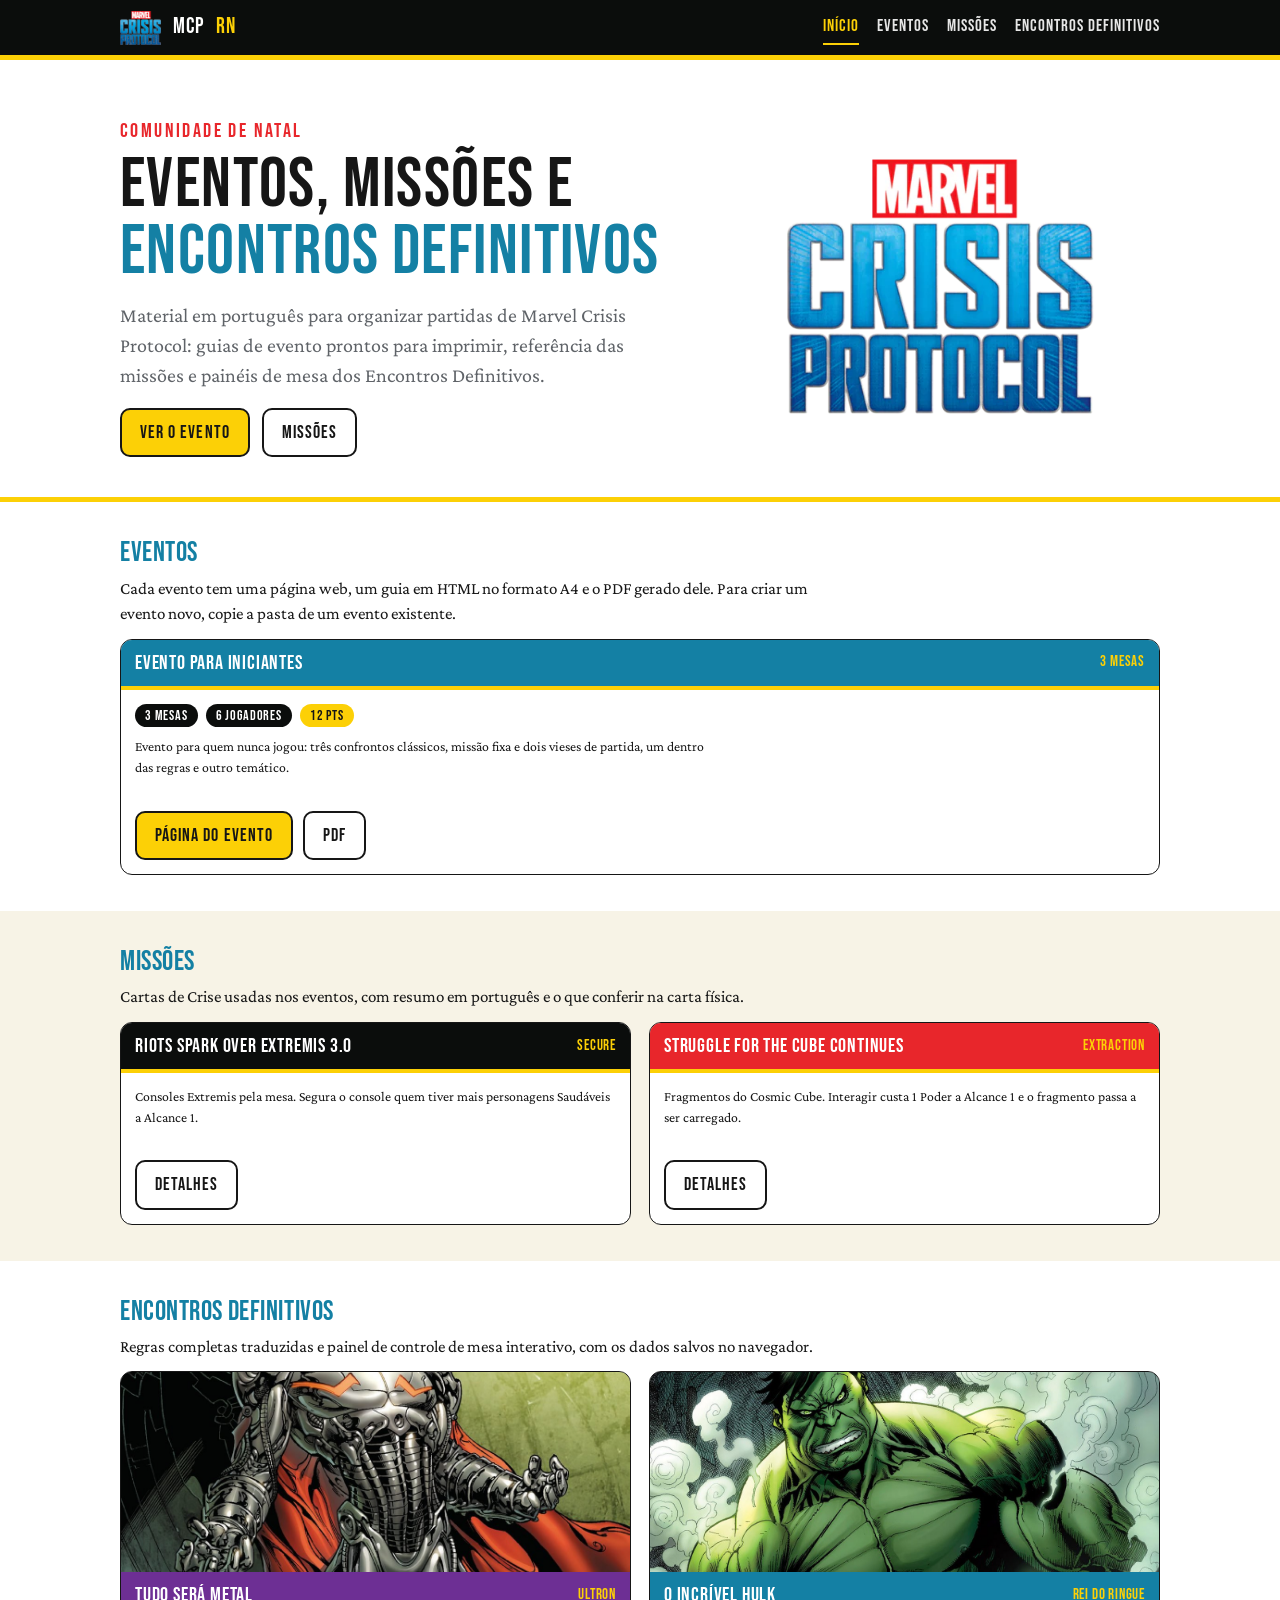
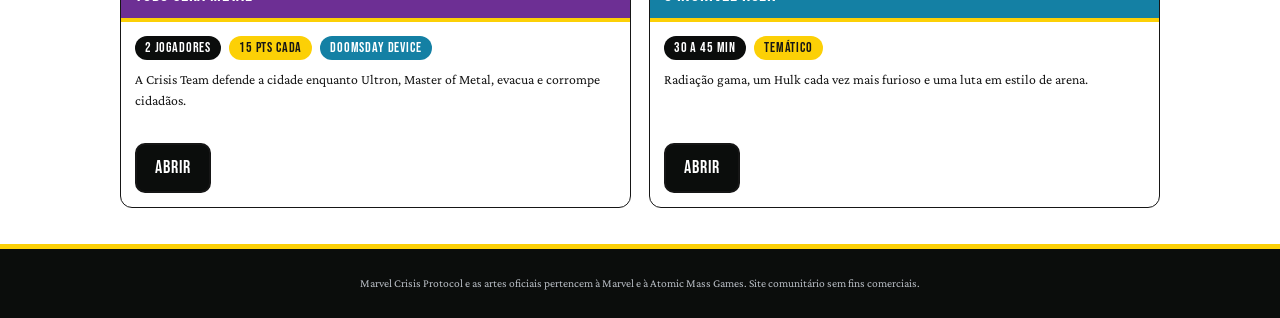
<file: index.html>
<!DOCTYPE html>
<html lang="pt-BR">
<head>
<meta charset="utf-8">
<meta name="viewport" content="width=device-width, initial-scale=1, viewport-fit=cover">
<title>Marvel Crisis Protocol RN: eventos, missões e encontros</title>
<link rel="stylesheet" href="./assets/css/mcp-ds.css">
</head>
<body class="site">
<header class="topbar"><div class="topbar__in">
<a class="topbar__brand" href="./index.html"><img src="./assets/img/logo-mcp.png" alt="Marvel Crisis Protocol">MCP <span>RN</span></a>
<nav>
<a href="./index.html" aria-current="page">Início</a>
<a href="./eventos/evento-iniciantes/index.html">Eventos</a>
<a href="./missoes/index.html">Missões</a>
<a href="./encontros/index.html">Encontros Definitivos</a>
</nav></div></header>

<section class="hero"><div class="hero__in">
<div>
<div class="hero__kicker">Comunidade de Natal</div>
<h1>Eventos, missões e <em>Encontros Definitivos</em></h1>
<p>Material em português para organizar partidas de Marvel Crisis Protocol: guias de evento prontos para imprimir, referência das missões e painéis de mesa dos Encontros Definitivos.</p>
<div class="hero__actions"><a class="btn" href="eventos/evento-iniciantes/index.html">Ver o evento</a><a class="btn btn--ghost" href="missoes/index.html">Missões</a></div>
</div>
<img class="hero__logo" src="assets/img/logo-mcp.png" alt="Marvel Crisis Protocol" style="justify-self:center">
</div></section>

<section class="section">
<h2>Eventos</h2>
<p>Cada evento tem uma página web, um guia em HTML no formato A4 e o PDF gerado dele. Para criar um evento novo, copie a pasta de um evento existente.</p>
<div class="cards">
<article class="card card--teal">
<div class="card__head"><span>Evento para Iniciantes</span><span class="tag">3 mesas</span></div>
<div class="card__body">
<div class="card__meta"><span class="pill pill--black">3 mesas</span><span class="pill pill--black">6 jogadores</span><span class="pill pill--gold">12 pts</span></div>
<p>Evento para quem nunca jogou: três confrontos clássicos, missão fixa e dois vieses de partida, um dentro das regras e outro temático.</p>
</div>
<div class="card__foot"><a class="btn" href="eventos/evento-iniciantes/index.html">Página do evento</a><a class="btn btn--ghost" href="eventos/evento-iniciantes/MCP_Evento_Iniciantes_Guia.pdf">PDF</a></div>
</article>
</div>
</section>

<div class="section--alt"><section class="section">
<h2>Missões</h2>
<p>Cartas de Crise usadas nos eventos, com resumo em português e o que conferir na carta física.</p>
<div class="cards">
<article class="card">
<div class="card__head"><span>Riots Spark Over Extremis 3.0</span><span class="tag">Secure</span></div>
<div class="card__body"><p>Consoles Extremis pela mesa. Segura o console quem tiver mais personagens Saudáveis a Alcance 1.</p></div>
<div class="card__foot"><a class="btn btn--ghost" href="missoes/index.html#extremis">Detalhes</a></div>
</article>
<article class="card card--red">
<div class="card__head"><span>Struggle for the Cube Continues</span><span class="tag">Extraction</span></div>
<div class="card__body"><p>Fragmentos do Cosmic Cube. Interagir custa 1 Poder a Alcance 1 e o fragmento passa a ser carregado.</p></div>
<div class="card__foot"><a class="btn btn--ghost" href="missoes/index.html#cube">Detalhes</a></div>
</article>
</div>
</section></div>

<section class="section">
<h2>Encontros Definitivos</h2>
<p>Regras completas traduzidas e painel de controle de mesa interativo, com os dados salvos no navegador.</p>
<div class="cards">
<article class="card card--purple">
<div class="card__art"><img src="assets/img/ultron_hero.jpg" alt="Ultron"></div>
<div class="card__head"><span>Tudo Será Metal</span><span class="tag">Ultron</span></div>
<div class="card__body">
<div class="card__meta"><span class="pill pill--black">2 jogadores</span><span class="pill pill--gold">15 pts cada</span><span class="pill">Doomsday Device</span></div>
<p>A Crisis Team defende a cidade enquanto Ultron, Master of Metal, evacua e corrompe cidadãos.</p>
</div>
<div class="card__foot"><a class="btn btn--dark" href="encontros/ultron.html">Abrir</a></div>
</article>
<article class="card card--teal">
<div class="card__art"><img src="assets/img/hulk_hero.jpg" alt="Hulk"></div>
<div class="card__head"><span>O Incrível Hulk</span><span class="tag">Rei do ringue</span></div>
<div class="card__body">
<div class="card__meta"><span class="pill pill--black">30 a 45 min</span><span class="pill pill--gold">Temático</span></div>
<p>Radiação gama, um Hulk cada vez mais furioso e uma luta em estilo de arena.</p>
</div>
<div class="card__foot"><a class="btn btn--dark" href="encontros/hulk.html">Abrir</a></div>
</article>
</div>
</section>
<footer class="footer">Marvel Crisis Protocol e as artes oficiais pertencem à Marvel e à Atomic Mass Games. Site comunitário sem fins comerciais.</footer>
</body></html>
</file>
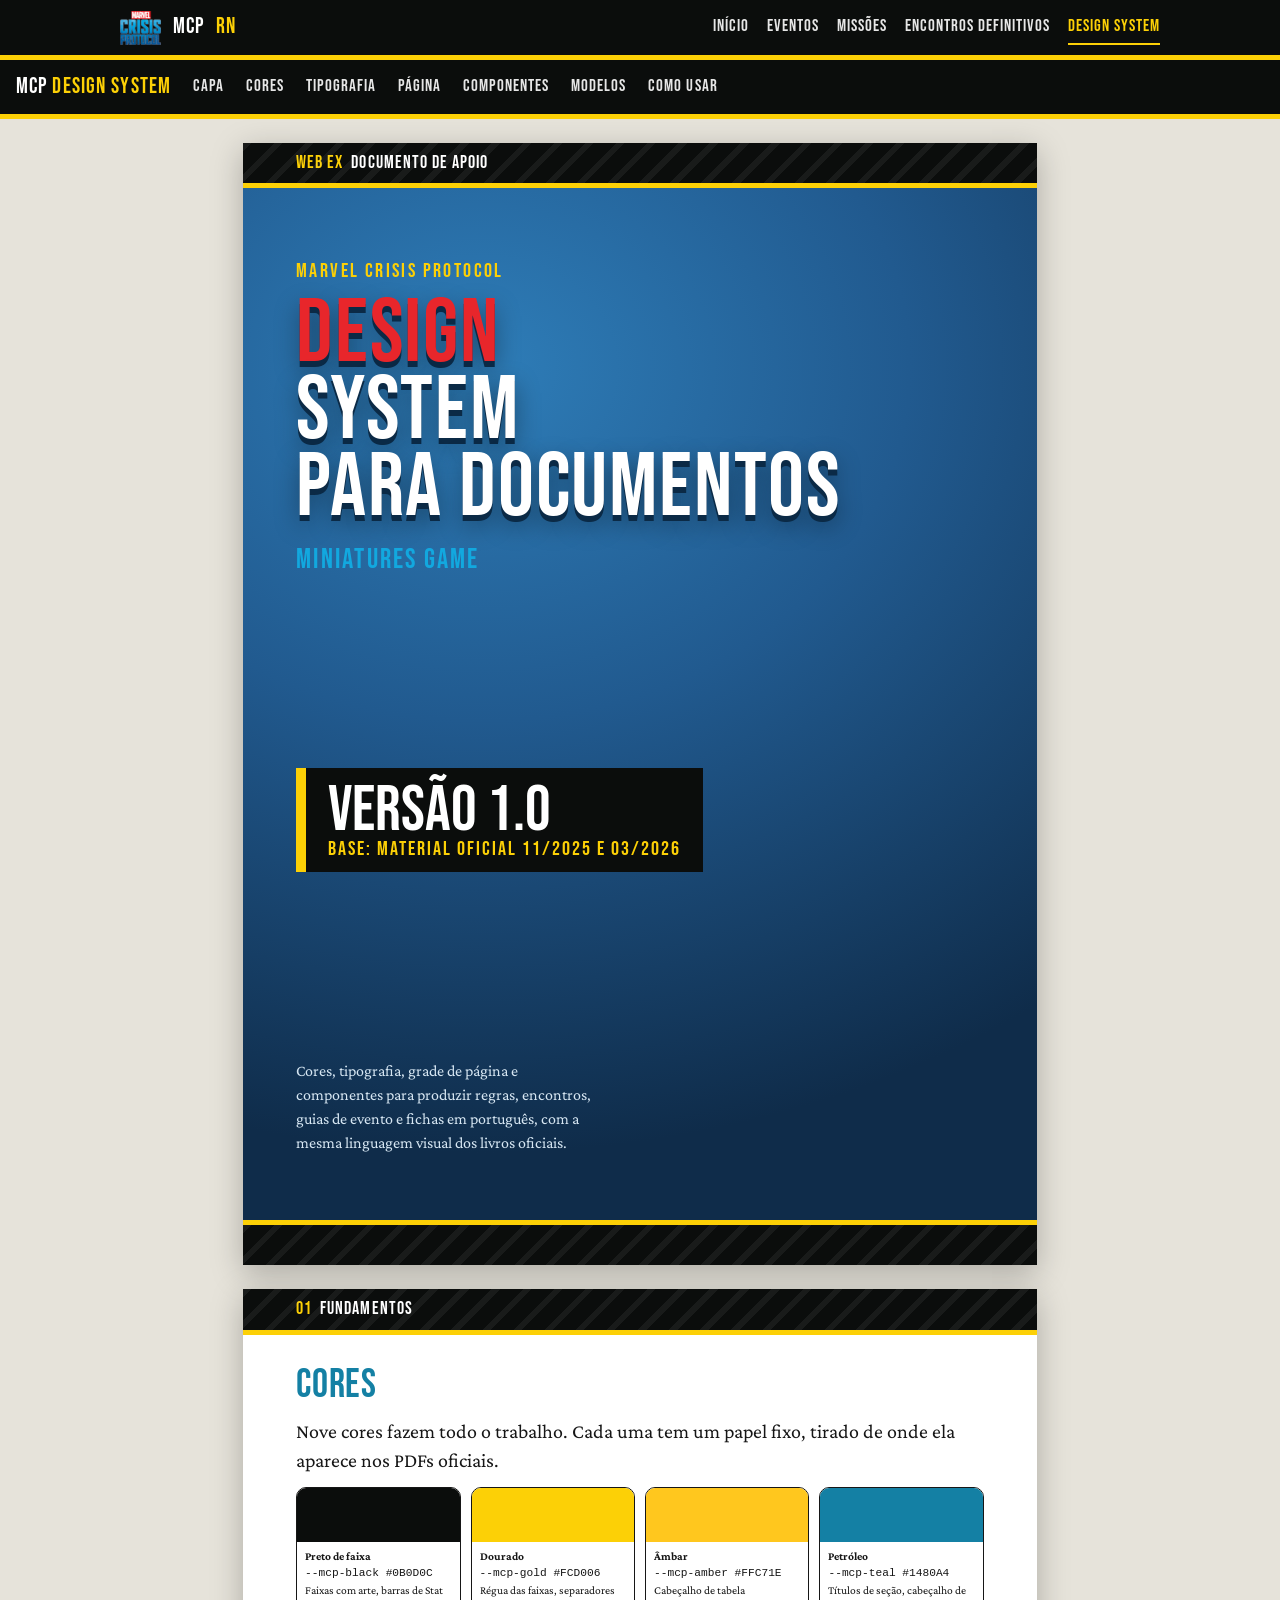
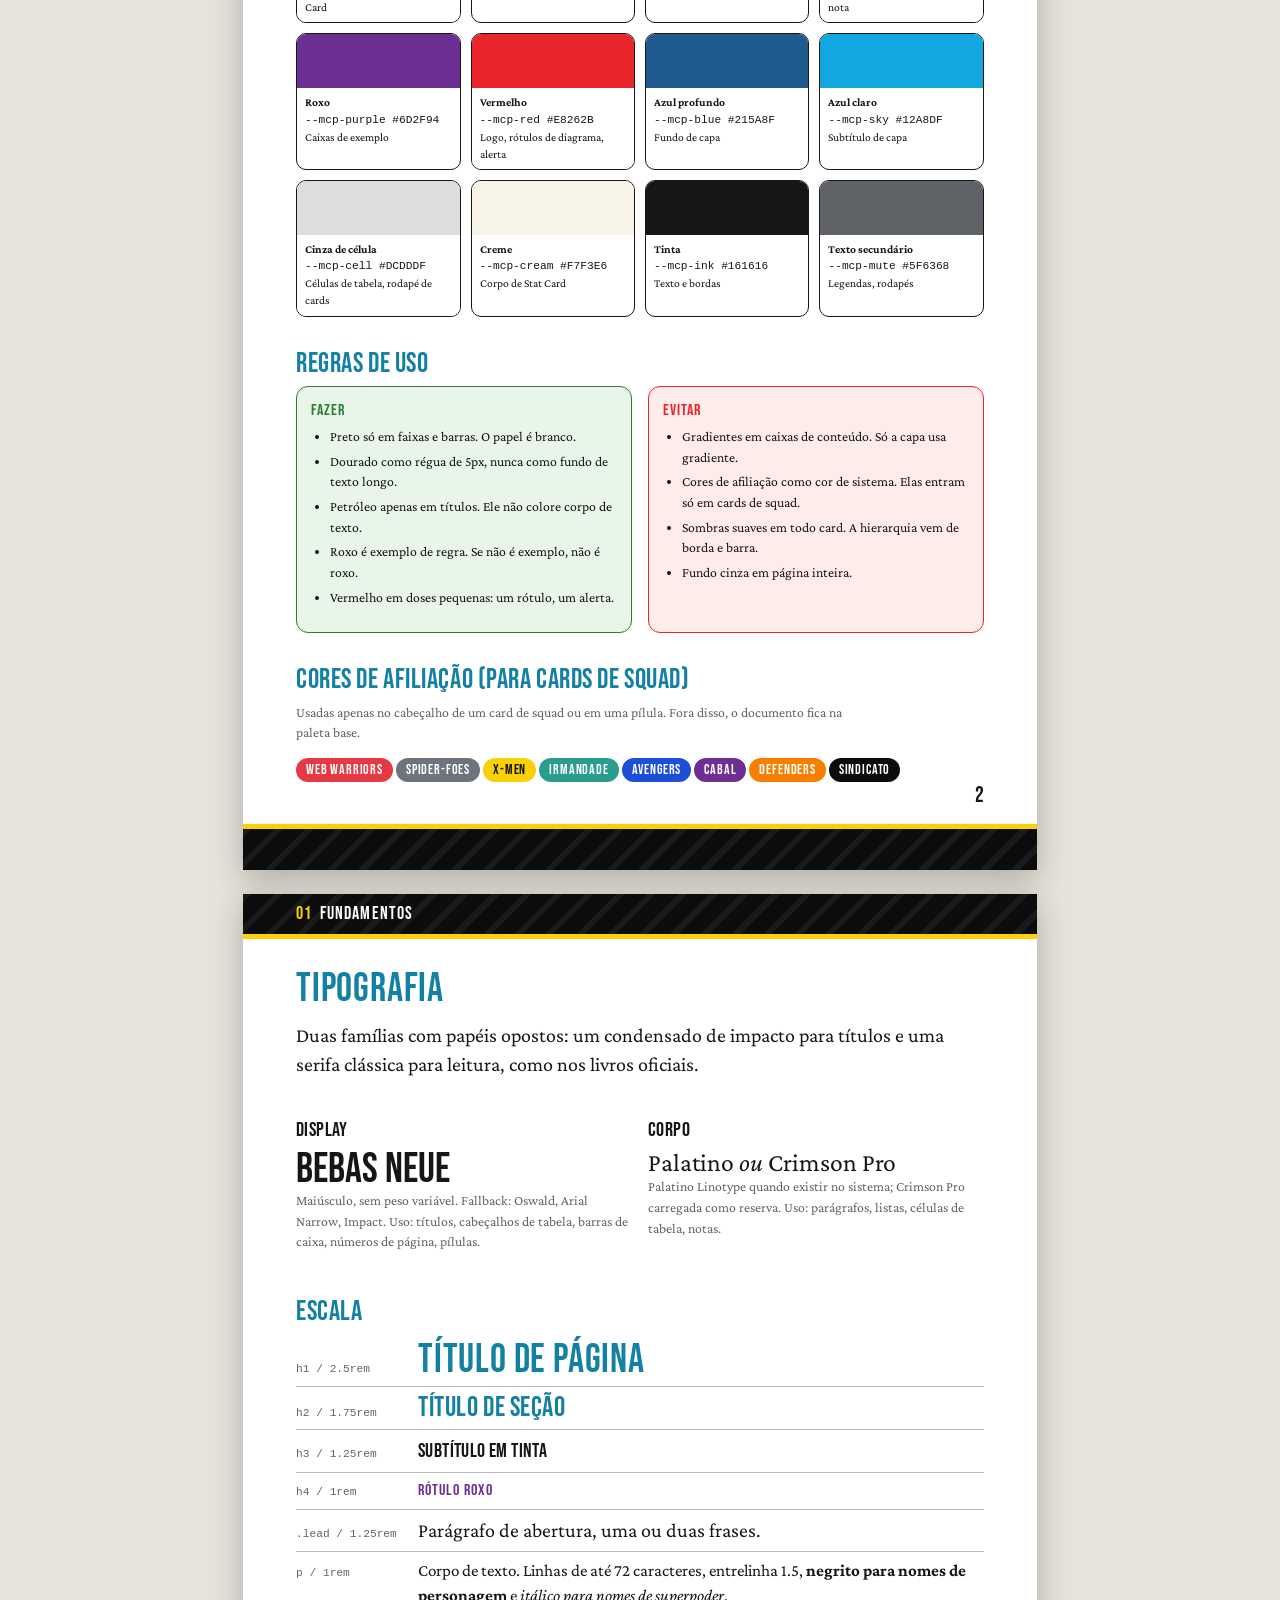
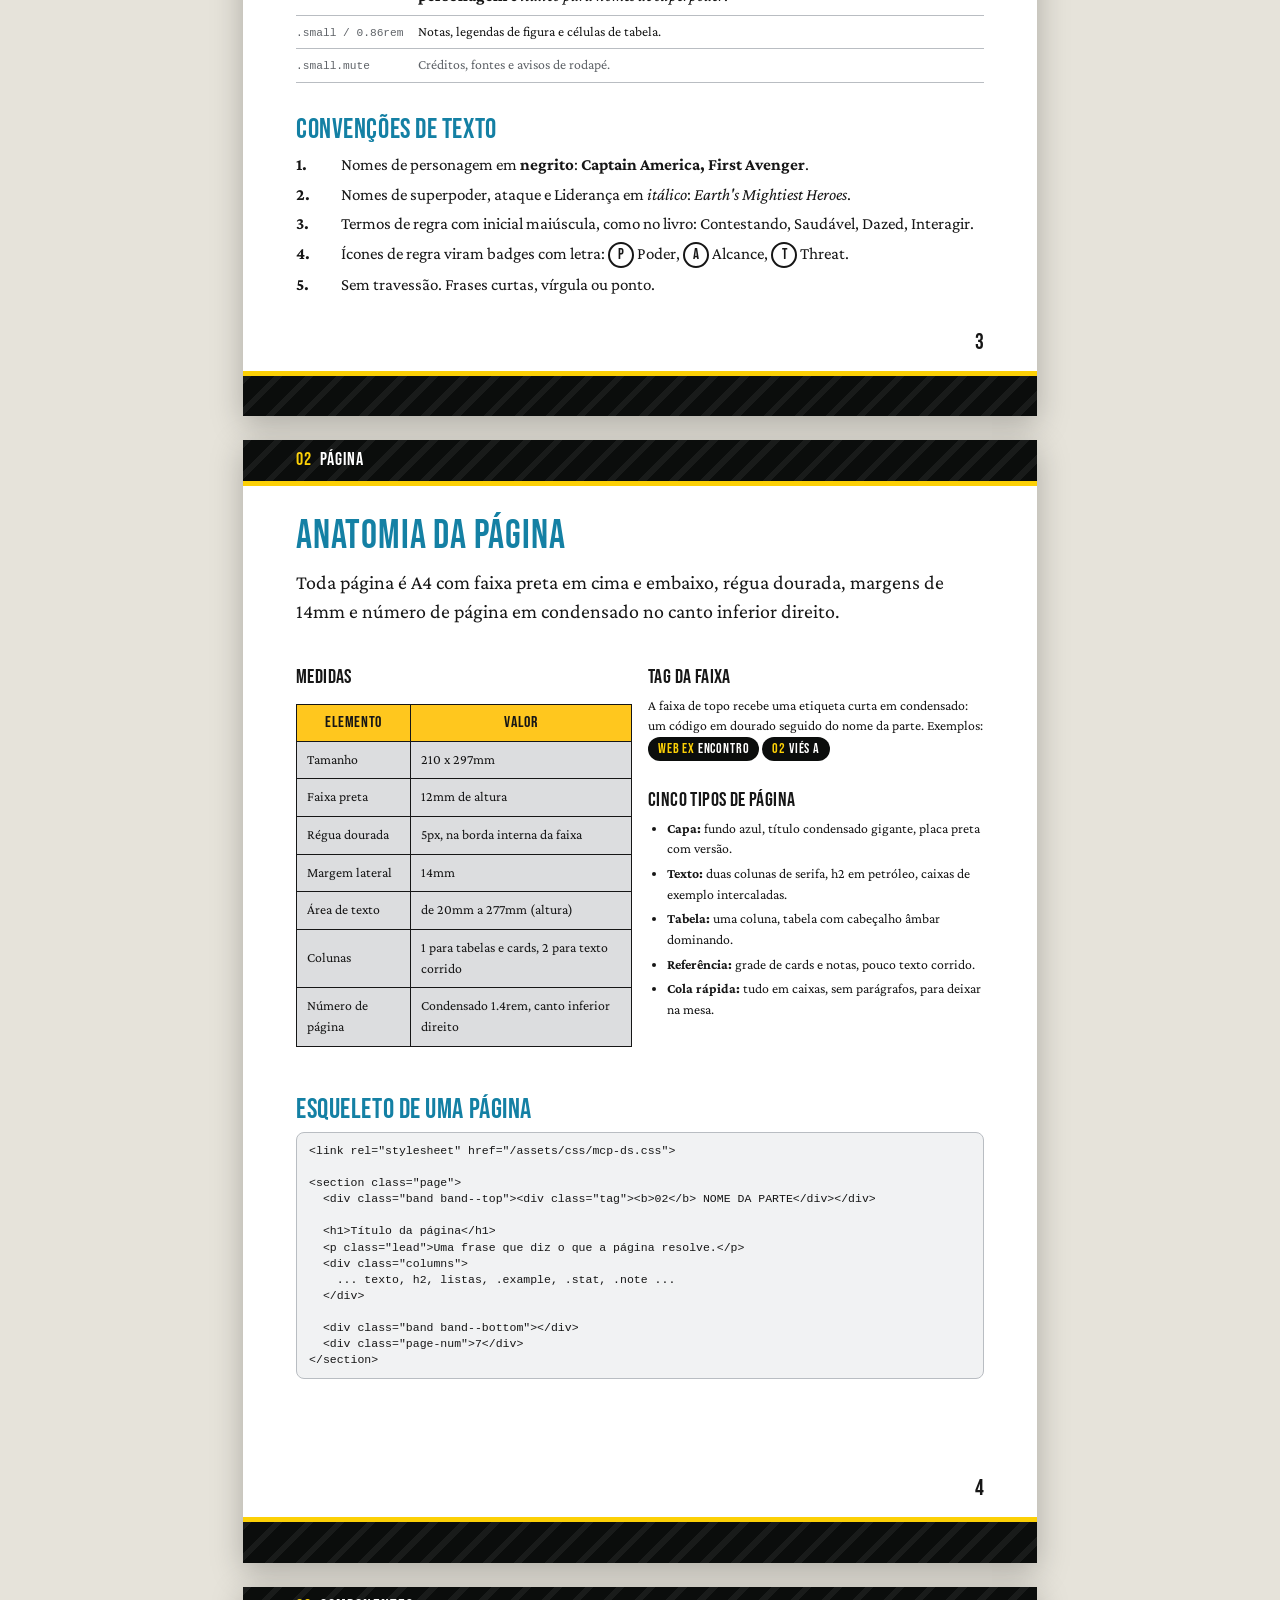
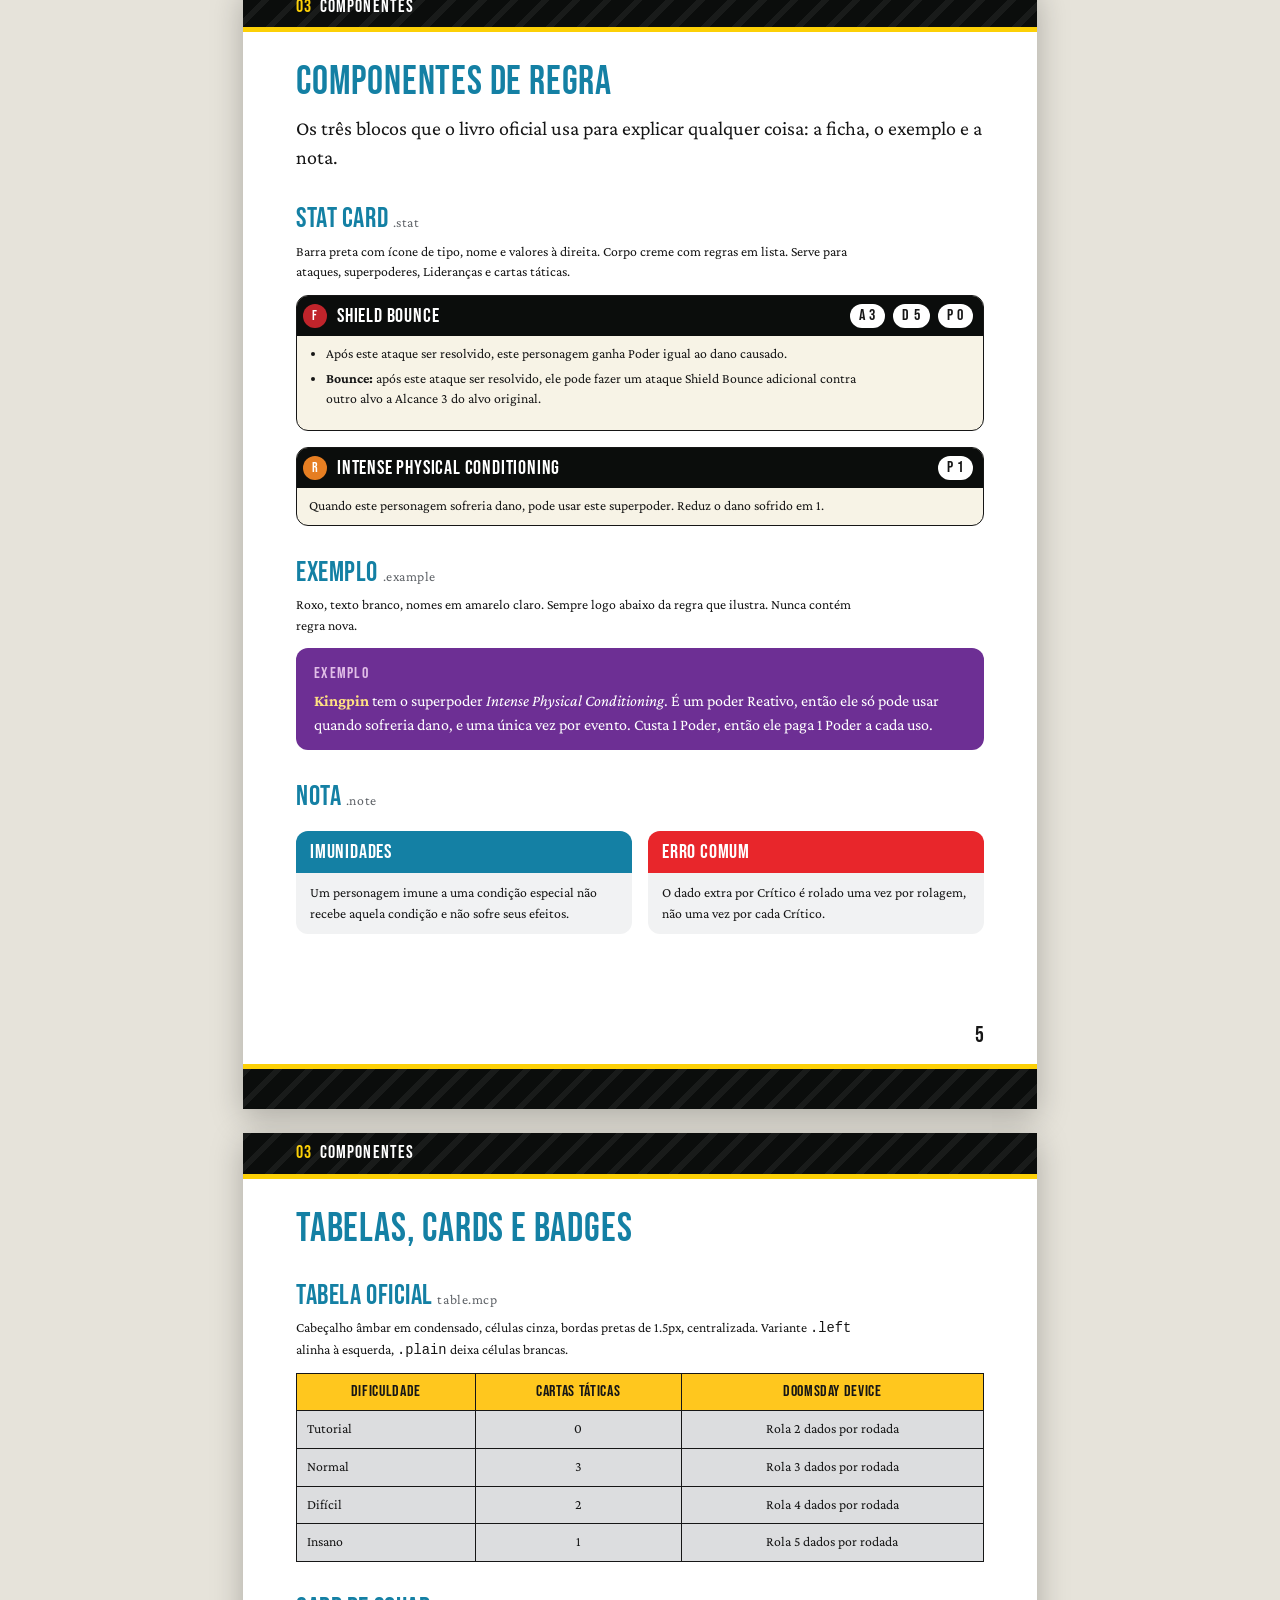
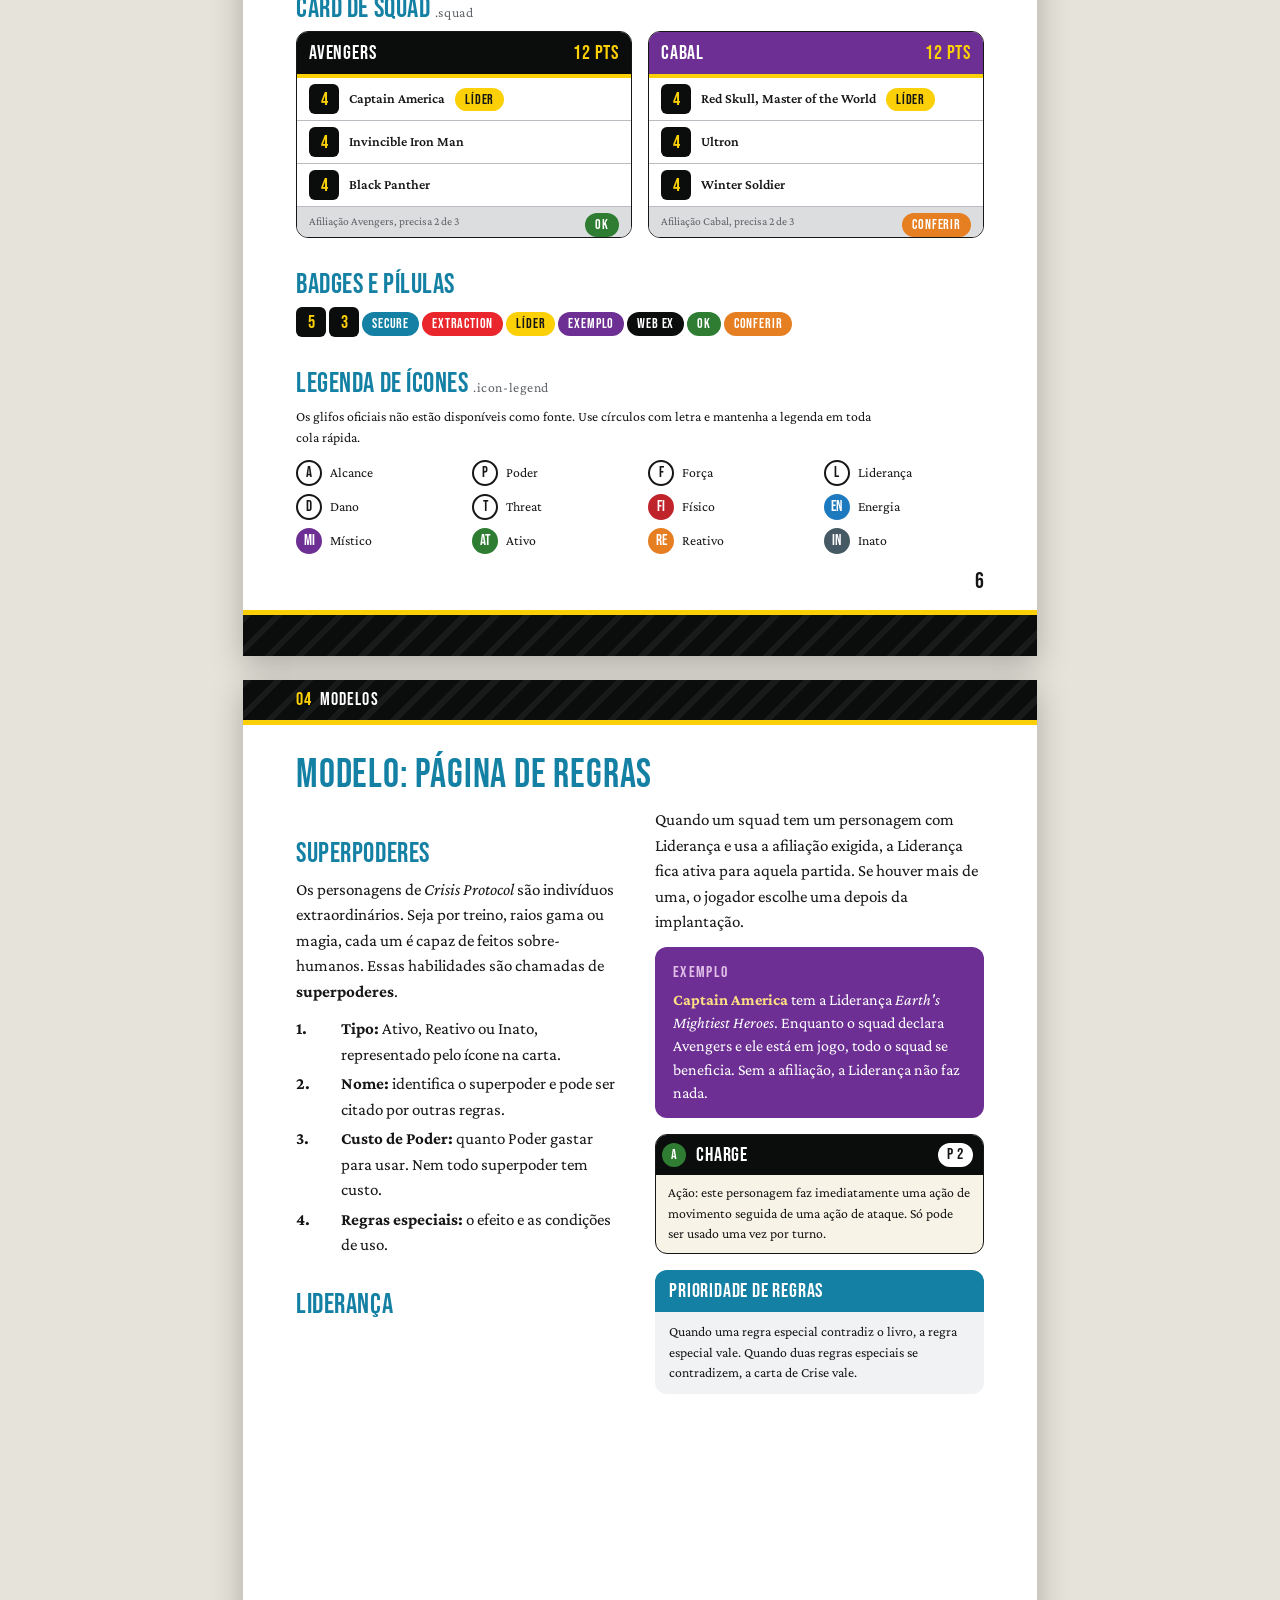
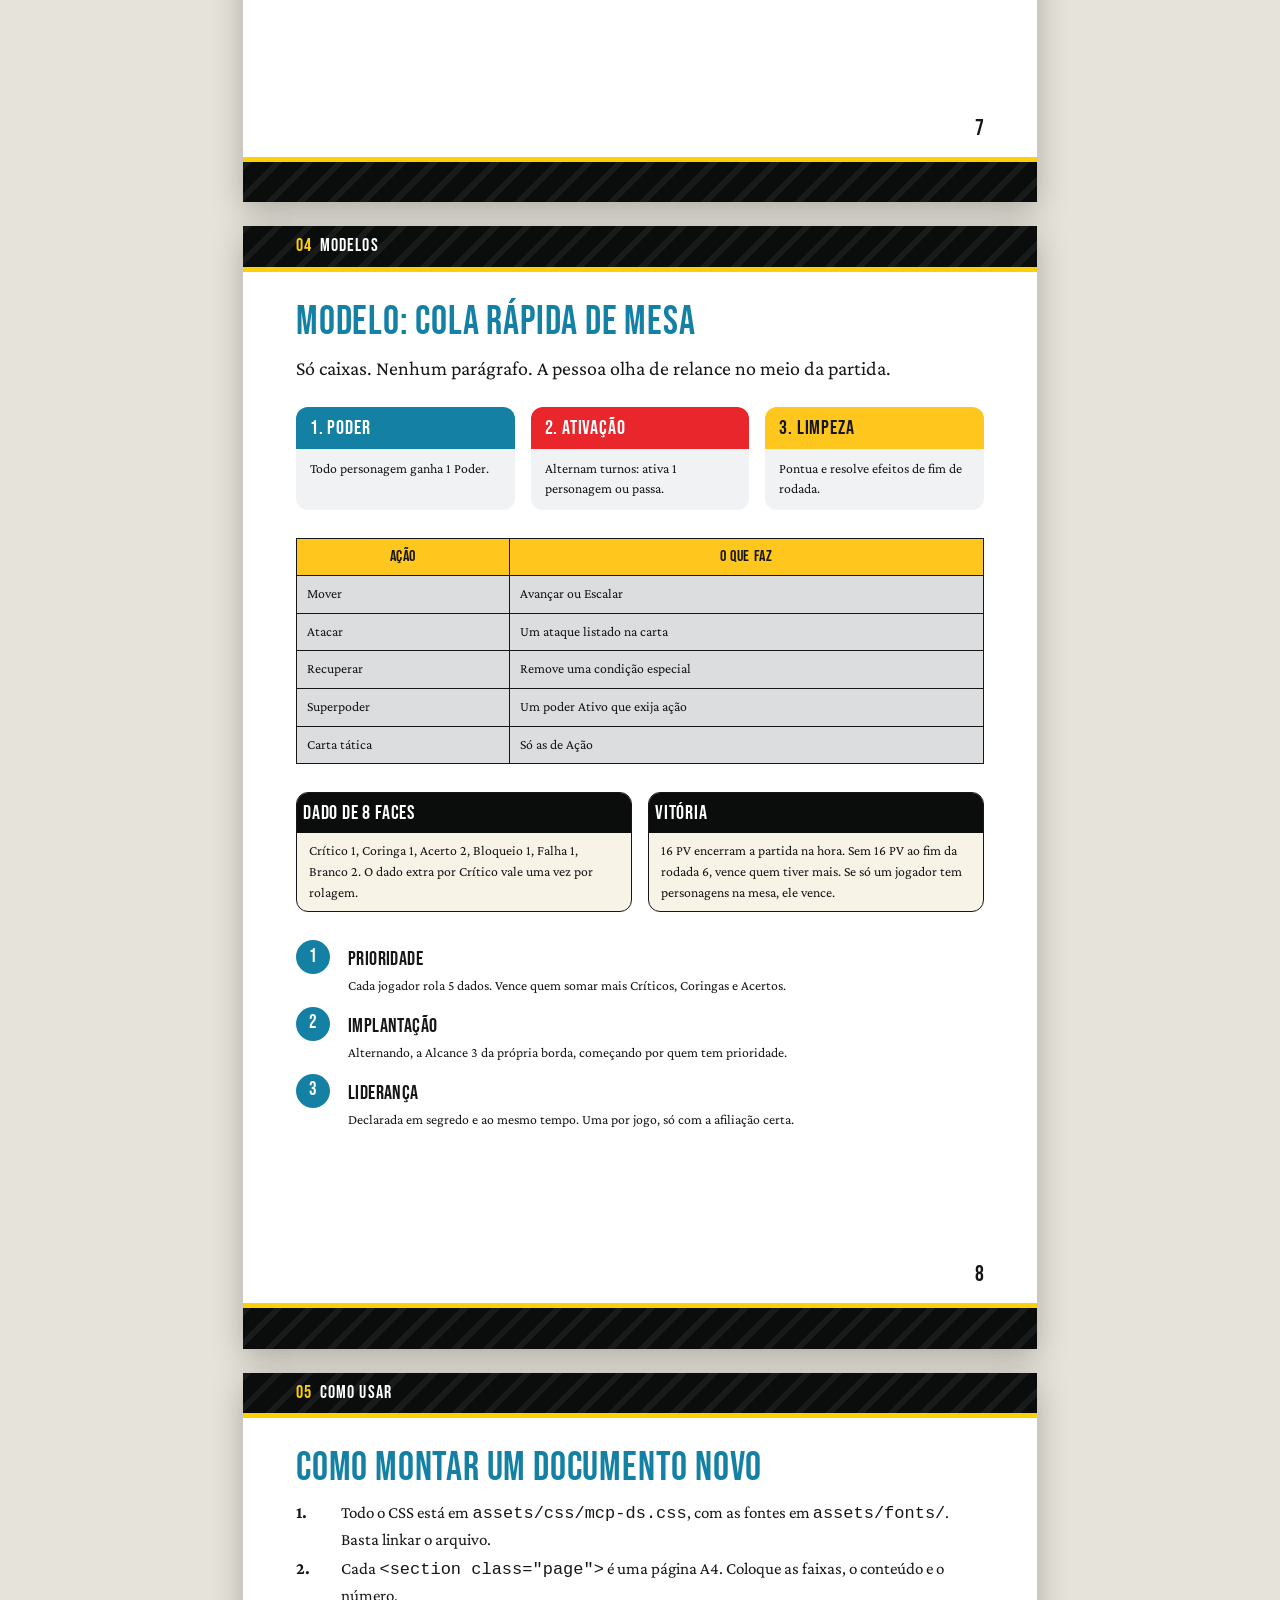
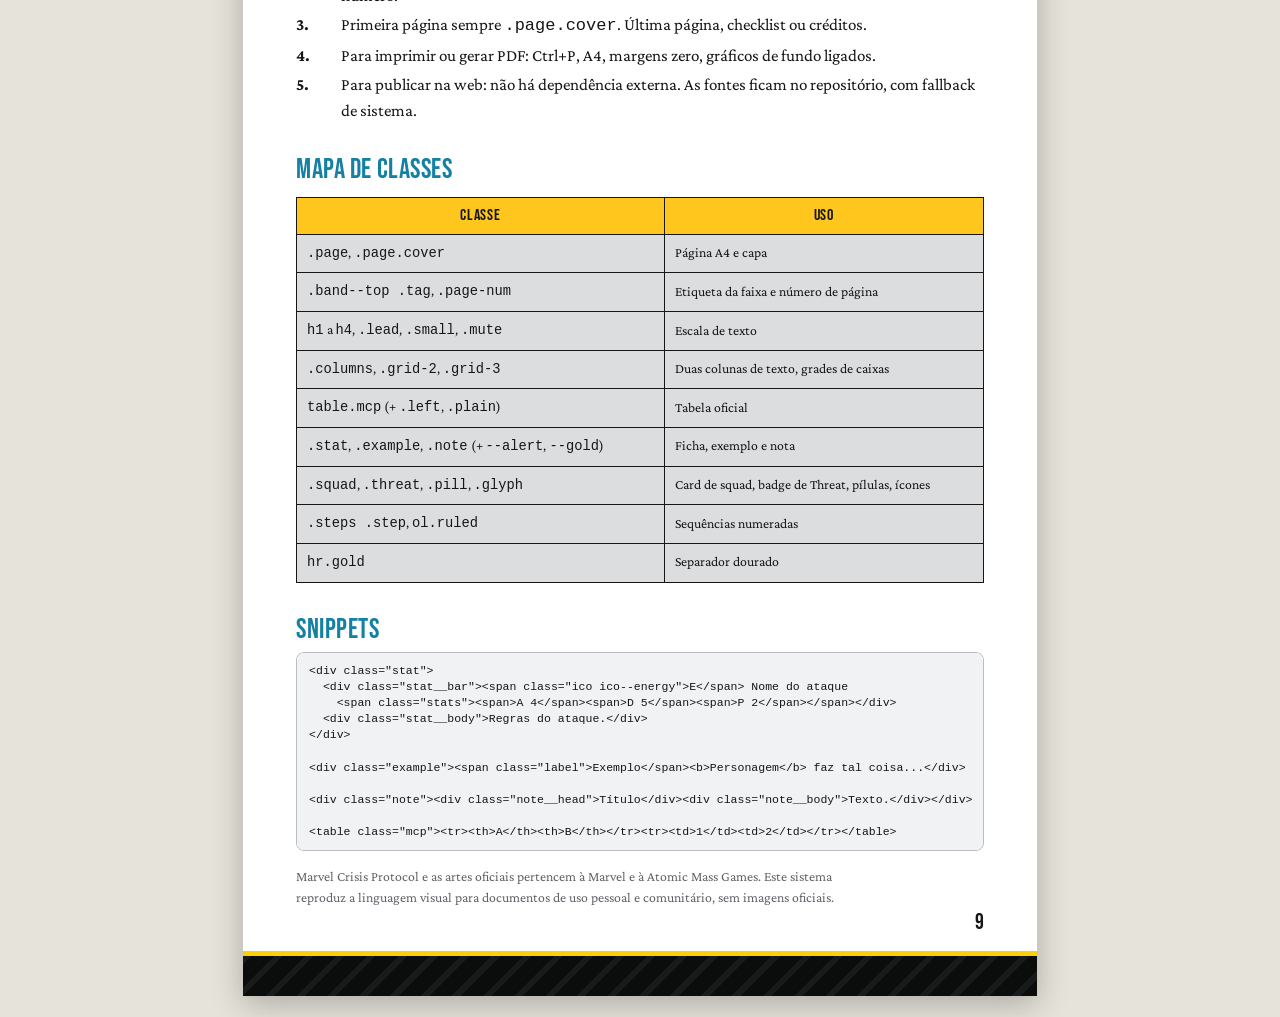
<file: design-system/index.html>
<!DOCTYPE html>
<html lang="pt-BR">
<head>
<meta charset="utf-8">
<meta name="viewport" content="width=device-width, initial-scale=1, viewport-fit=cover">
<title>MCP Design System para Documentos</title>
<link rel="stylesheet" href="../assets/css/mcp-ds.css">
</head>
<body>
<header class="topbar"><div class="topbar__in">
<a class="topbar__brand" href="../index.html"><img src="../assets/img/logo-mcp.png" alt="Marvel Crisis Protocol">MCP <span>RN</span></a>
<nav>
<a href="../index.html">Início</a>
<a href="../eventos/bootcamp-2026/index.html">Eventos</a>
<a href="../missoes/index.html">Missões</a>
<a href="../encontros/index.html">Encontros Definitivos</a>
<a href="../design-system/index.html" aria-current="page">Design System</a>
</nav></div></header>
<nav class="ds-nav ds-only">
  <strong>MCP <span>Design System</span></strong>
  <a href="#capa">Capa</a>
  <a href="#cores">Cores</a>
  <a href="#tipografia">Tipografia</a>
  <a href="#pagina">Página</a>
  <a href="#componentes">Componentes</a>
  <a href="#modelos">Modelos</a>
  <a href="#uso">Como usar</a>
</nav>

<!-- ================================================================
     CAPA (modelo)
     ================================================================ -->
<section class="page cover" id="capa">
  <div class="band band--top"><div class="tag"><b>WEB EX</b> DOCUMENTO DE APOIO</div></div>
  <div class="cover__body">
    <div>
      <div class="cover__kicker">Marvel Crisis Protocol</div>
      <h1 class="cover__title"><span class="red">Design</span><br>System<br>para Documentos</h1>
      <div class="cover__sub">Miniatures Game</div>
    </div>
    <div class="cover__plate">Versão 1.0<small>Base: material oficial 11/2025 e 03/2026</small></div>
    <p class="cover__meta">Cores, tipografia, grade de página e componentes para produzir regras, encontros, guias de evento e fichas em português, com a mesma linguagem visual dos livros oficiais.</p>
  </div>
  <div class="band band--bottom"></div>
</section>

<!-- ================================================================
     CORES
     ================================================================ -->
<section class="page" id="cores">
  <div class="band band--top"><div class="tag"><b>01</b> FUNDAMENTOS</div></div>

  <h1>Cores</h1>
  <p class="lead">Nove cores fazem todo o trabalho. Cada uma tem um papel fixo, tirado de onde ela aparece nos PDFs oficiais.</p>

  <div class="swatches">
    <div class="sw"><i style="background:#0B0D0C"></i><div><b>Preto de faixa</b><code>--mcp-black #0B0D0C</code>Faixas com arte, barras de Stat Card</div></div>
    <div class="sw"><i style="background:#FCD006"></i><div><b>Dourado</b><code>--mcp-gold #FCD006</code>Régua das faixas, separadores</div></div>
    <div class="sw"><i style="background:#FFC71E"></i><div><b>Âmbar</b><code>--mcp-amber #FFC71E</code>Cabeçalho de tabela</div></div>
    <div class="sw"><i style="background:#1480A4"></i><div><b>Petróleo</b><code>--mcp-teal #1480A4</code>Títulos de seção, cabeçalho de nota</div></div>
    <div class="sw"><i style="background:#6D2F94"></i><div><b>Roxo</b><code>--mcp-purple #6D2F94</code>Caixas de exemplo</div></div>
    <div class="sw"><i style="background:#E8262B"></i><div><b>Vermelho</b><code>--mcp-red #E8262B</code>Logo, rótulos de diagrama, alerta</div></div>
    <div class="sw"><i style="background:#215A8F"></i><div><b>Azul profundo</b><code>--mcp-blue #215A8F</code>Fundo de capa</div></div>
    <div class="sw"><i style="background:#12A8DF"></i><div><b>Azul claro</b><code>--mcp-sky #12A8DF</code>Subtítulo de capa</div></div>
    <div class="sw"><i style="background:#DCDDDF"></i><div><b>Cinza de célula</b><code>--mcp-cell #DCDDDF</code>Células de tabela, rodapé de cards</div></div>
    <div class="sw"><i style="background:#F7F3E6"></i><div><b>Creme</b><code>--mcp-cream #F7F3E6</code>Corpo de Stat Card</div></div>
    <div class="sw"><i style="background:#161616"></i><div><b>Tinta</b><code>--mcp-ink #161616</code>Texto e bordas</div></div>
    <div class="sw"><i style="background:#5F6368"></i><div><b>Texto secundário</b><code>--mcp-mute #5F6368</code>Legendas, rodapés</div></div>
  </div>

  <h2>Regras de uso</h2>
  <div class="do-dont">
    <div class="do">
      <h4>Fazer</h4>
      <ul>
        <li>Preto só em faixas e barras. O papel é branco.</li>
        <li>Dourado como régua de 5px, nunca como fundo de texto longo.</li>
        <li>Petróleo apenas em títulos. Ele não colore corpo de texto.</li>
        <li>Roxo é exemplo de regra. Se não é exemplo, não é roxo.</li>
        <li>Vermelho em doses pequenas: um rótulo, um alerta.</li>
      </ul>
    </div>
    <div class="dont">
      <h4>Evitar</h4>
      <ul>
        <li>Gradientes em caixas de conteúdo. Só a capa usa gradiente.</li>
        <li>Cores de afiliação como cor de sistema. Elas entram só em cards de squad.</li>
        <li>Sombras suaves em todo card. A hierarquia vem de borda e barra.</li>
        <li>Fundo cinza em página inteira.</li>
      </ul>
    </div>
  </div>

  <h2>Cores de afiliação (para cards de squad)</h2>
  <p class="small mute">Usadas apenas no cabeçalho de um card de squad ou em uma pílula. Fora disso, o documento fica na paleta base.</p>
  <p>
    <span class="pill" style="background:#E63946">Web Warriors</span>
    <span class="pill" style="background:#6C757D">Spider-Foes</span>
    <span class="pill pill--gold">X-Men</span>
    <span class="pill" style="background:#2A9D8F">Irmandade</span>
    <span class="pill" style="background:#1D4ED8">Avengers</span>
    <span class="pill pill--purple">Cabal</span>
    <span class="pill" style="background:#F77F00">Defenders</span>
    <span class="pill pill--black">Sindicato</span>
  </p>

  <div class="band band--bottom"></div>
  <div class="page-num">2</div>
</section>

<!-- ================================================================
     TIPOGRAFIA
     ================================================================ -->
<section class="page" id="tipografia">
  <div class="band band--top"><div class="tag"><b>01</b> FUNDAMENTOS</div></div>

  <h1>Tipografia</h1>
  <p class="lead">Duas famílias com papéis opostos: um condensado de impacto para títulos e uma serifa clássica para leitura, como nos livros oficiais.</p>

  <div class="grid-2">
    <div>
      <h3>Display</h3>
      <p style="font-family:var(--font-display);font-size:2.6rem;line-height:1;margin:0">Bebas Neue</p>
      <p class="small mute">Maiúsculo, sem peso variável. Fallback: Oswald, Arial Narrow, Impact. Uso: títulos, cabeçalhos de tabela, barras de caixa, números de página, pílulas.</p>
    </div>
    <div>
      <h3>Corpo</h3>
      <p style="font-size:1.6rem;line-height:1.1;margin:0">Palatino <em>ou</em> Crimson Pro</p>
      <p class="small mute">Palatino Linotype quando existir no sistema; Crimson Pro carregada como reserva. Uso: parágrafos, listas, células de tabela, notas.</p>
    </div>
  </div>

  <h2>Escala</h2>
  <div class="typo-row"><code>h1 / 2.5rem</code><h1 style="margin:0">Título de página</h1></div>
  <div class="typo-row"><code>h2 / 1.75rem</code><h2 style="margin:0">Título de seção</h2></div>
  <div class="typo-row"><code>h3 / 1.25rem</code><h3 style="margin:0">Subtítulo em tinta</h3></div>
  <div class="typo-row"><code>h4 / 1rem</code><h4 style="margin:0">Rótulo roxo</h4></div>
  <div class="typo-row"><code>.lead / 1.25rem</code><p class="lead" style="margin:0">Parágrafo de abertura, uma ou duas frases.</p></div>
  <div class="typo-row"><code>p / 1rem</code><p style="margin:0">Corpo de texto. Linhas de até 72 caracteres, entrelinha 1.5, <strong>negrito para nomes de personagem</strong> e <em>itálico para nomes de superpoder</em>.</p></div>
  <div class="typo-row"><code>.small / 0.86rem</code><p class="small" style="margin:0">Notas, legendas de figura e células de tabela.</p></div>
  <div class="typo-row"><code>.small.mute</code><p class="small mute" style="margin:0">Créditos, fontes e avisos de rodapé.</p></div>

  <h2>Convenções de texto</h2>
  <ol class="ruled">
    <li><span>Nomes de personagem em <strong>negrito</strong>: <strong>Captain America, First Avenger</strong>.</span></li>
    <li><span>Nomes de superpoder, ataque e Liderança em <em>itálico</em>: <em>Earth's Mightiest Heroes</em>.</span></li>
    <li><span>Termos de regra com inicial maiúscula, como no livro: Contestando, Saudável, Dazed, Interagir.</span></li>
    <li><span>Ícones de regra viram badges com letra: <span class="glyph">P</span> Poder, <span class="glyph">A</span> Alcance, <span class="glyph">T</span> Threat.</span></li>
    <li><span>Sem travessão. Frases curtas, vírgula ou ponto.</span></li>
  </ol>

  <div class="band band--bottom"></div>
  <div class="page-num">3</div>
</section>

<!-- ================================================================
     PÁGINA
     ================================================================ -->
<section class="page" id="pagina">
  <div class="band band--top"><div class="tag"><b>02</b> PÁGINA</div></div>

  <h1>Anatomia da página</h1>
  <p class="lead">Toda página é A4 com faixa preta em cima e embaixo, régua dourada, margens de 14mm e número de página em condensado no canto inferior direito.</p>

  <div class="grid-2">
    <div>
      <h3>Medidas</h3>
      <table class="mcp left">
        <tr><th>Elemento</th><th>Valor</th></tr>
        <tr><td>Tamanho</td><td>210 x 297mm</td></tr>
        <tr><td>Faixa preta</td><td>12mm de altura</td></tr>
        <tr><td>Régua dourada</td><td>5px, na borda interna da faixa</td></tr>
        <tr><td>Margem lateral</td><td>14mm</td></tr>
        <tr><td>Área de texto</td><td>de 20mm a 277mm (altura)</td></tr>
        <tr><td>Colunas</td><td>1 para tabelas e cards, 2 para texto corrido</td></tr>
        <tr><td>Número de página</td><td>Condensado 1.4rem, canto inferior direito</td></tr>
      </table>
    </div>
    <div>
      <h3>Tag da faixa</h3>
      <p class="small">A faixa de topo recebe uma etiqueta curta em condensado: um código em dourado seguido do nome da parte. Exemplos: <span class="pill pill--black"><span style="color:var(--mcp-gold)">WEB EX</span> ENCONTRO</span> <span class="pill pill--black"><span style="color:var(--mcp-gold)">02</span> VIÉS A</span></p>
      <h3>Cinco tipos de página</h3>
      <ul class="small">
        <li><strong>Capa:</strong> fundo azul, título condensado gigante, placa preta com versão.</li>
        <li><strong>Texto:</strong> duas colunas de serifa, h2 em petróleo, caixas de exemplo intercaladas.</li>
        <li><strong>Tabela:</strong> uma coluna, tabela com cabeçalho âmbar dominando.</li>
        <li><strong>Referência:</strong> grade de cards e notas, pouco texto corrido.</li>
        <li><strong>Cola rápida:</strong> tudo em caixas, sem parágrafos, para deixar na mesa.</li>
      </ul>
    </div>
  </div>

  <h2>Esqueleto de uma página</h2>
<pre class="code">&lt;link rel="stylesheet" href="/assets/css/mcp-ds.css"&gt;

&lt;section class="page"&gt;
  &lt;div class="band band--top"&gt;&lt;div class="tag"&gt;&lt;b&gt;02&lt;/b&gt; NOME DA PARTE&lt;/div&gt;&lt;/div&gt;

  &lt;h1&gt;Título da página&lt;/h1&gt;
  &lt;p class="lead"&gt;Uma frase que diz o que a página resolve.&lt;/p&gt;
  &lt;div class="columns"&gt;
    ... texto, h2, listas, .example, .stat, .note ...
  &lt;/div&gt;

  &lt;div class="band band--bottom"&gt;&lt;/div&gt;
  &lt;div class="page-num"&gt;7&lt;/div&gt;
&lt;/section&gt;</pre>

  <div class="band band--bottom"></div>
  <div class="page-num">4</div>
</section>

<!-- ================================================================
     COMPONENTES 1
     ================================================================ -->
<section class="page" id="componentes">
  <div class="band band--top"><div class="tag"><b>03</b> COMPONENTES</div></div>

  <h1>Componentes de regra</h1>
  <p class="lead">Os três blocos que o livro oficial usa para explicar qualquer coisa: a ficha, o exemplo e a nota.</p>

  <h2>Stat Card <span class="small mute" style="font-family:var(--font-body)">.stat</span></h2>
  <p class="small">Barra preta com ícone de tipo, nome e valores à direita. Corpo creme com regras em lista. Serve para ataques, superpoderes, Lideranças e cartas táticas.</p>

  <div class="stat">
    <div class="stat__bar"><span class="ico ico--phys">F</span> Shield Bounce
      <span class="stats"><span>A 3</span><span>D 5</span><span>P 0</span></span></div>
    <div class="stat__body"><ul>
      <li>Após este ataque ser resolvido, este personagem ganha Poder igual ao dano causado.</li>
      <li><strong>Bounce:</strong> após este ataque ser resolvido, ele pode fazer um ataque Shield Bounce adicional contra outro alvo a Alcance 3 do alvo original.</li>
    </ul></div>
  </div>

  <div class="stat">
    <div class="stat__bar"><span class="ico ico--reactive">R</span> Intense Physical Conditioning
      <span class="stats"><span>P 1</span></span></div>
    <div class="stat__body">Quando este personagem sofreria dano, pode usar este superpoder. Reduz o dano sofrido em 1.</div>
  </div>

  <h2>Exemplo <span class="small mute" style="font-family:var(--font-body)">.example</span></h2>
  <p class="small">Roxo, texto branco, nomes em amarelo claro. Sempre logo abaixo da regra que ilustra. Nunca contém regra nova.</p>
  <div class="example"><span class="label">Exemplo</span><b>Kingpin</b> tem o superpoder <em>Intense Physical Conditioning</em>. É um poder Reativo, então ele só pode usar quando sofreria dano, e uma única vez por evento. Custa 1 Poder, então ele paga 1 Poder a cada uso.</div>

  <h2>Nota <span class="small mute" style="font-family:var(--font-body)">.note</span></h2>
  <div class="grid-2">
    <div class="note"><div class="note__head">Imunidades</div><div class="note__body">Um personagem imune a uma condição especial não recebe aquela condição e não sofre seus efeitos.</div></div>
    <div class="note note--alert"><div class="note__head">Erro comum</div><div class="note__body">O dado extra por Crítico é rolado uma vez por rolagem, não uma vez por cada Crítico.</div></div>
  </div>

  <div class="band band--bottom"></div>
  <div class="page-num">5</div>
</section>

<!-- ================================================================
     COMPONENTES 2
     ================================================================ -->
<section class="page">
  <div class="band band--top"><div class="tag"><b>03</b> COMPONENTES</div></div>

  <h1>Tabelas, cards e badges</h1>

  <h2>Tabela oficial <span class="small mute" style="font-family:var(--font-body)">table.mcp</span></h2>
  <p class="small">Cabeçalho âmbar em condensado, células cinza, bordas pretas de 1.5px, centralizada. Variante <code>.left</code> alinha à esquerda, <code>.plain</code> deixa células brancas.</p>
  <table class="mcp">
    <tr><th>Dificuldade</th><th>Cartas táticas</th><th>Doomsday Device</th></tr>
    <tr><td>Tutorial</td><td>0</td><td>Rola 2 dados por rodada</td></tr>
    <tr><td>Normal</td><td>3</td><td>Rola 3 dados por rodada</td></tr>
    <tr><td>Difícil</td><td>2</td><td>Rola 4 dados por rodada</td></tr>
    <tr><td>Insano</td><td>1</td><td>Rola 5 dados por rodada</td></tr>
  </table>

  <h2>Card de squad <span class="small mute" style="font-family:var(--font-body)">.squad</span></h2>
  <div class="grid-2">
    <div class="squad">
      <div class="squad__head"><span>Avengers</span><span class="total">12 pts</span></div>
      <div class="squad__row"><span class="threat">4</span><span class="name">Captain America</span><span class="pill pill--gold">Líder</span></div>
      <div class="squad__row"><span class="threat">4</span><span class="name">Invincible Iron Man</span></div>
      <div class="squad__row"><span class="threat">4</span><span class="name">Black Panther</span></div>
      <div class="squad__foot">Afiliação Avengers, precisa 2 de 3 <span class="pill pill--ok" style="float:right">OK</span></div>
    </div>
    <div class="squad">
      <div class="squad__head" style="background:#6D2F94"><span>Cabal</span><span class="total">12 pts</span></div>
      <div class="squad__row"><span class="threat">4</span><span class="name">Red Skull, Master of the World</span><span class="pill pill--gold">Líder</span></div>
      <div class="squad__row"><span class="threat">4</span><span class="name">Ultron</span></div>
      <div class="squad__row"><span class="threat">4</span><span class="name">Winter Soldier</span></div>
      <div class="squad__foot">Afiliação Cabal, precisa 2 de 3 <span class="pill pill--warn" style="float:right">Conferir</span></div>
    </div>
  </div>

  <h2>Badges e pílulas</h2>
  <p>
    <span class="threat">5</span> <span class="threat">3</span>
    <span class="pill">Secure</span> <span class="pill pill--red">Extraction</span> <span class="pill pill--gold">Líder</span>
    <span class="pill pill--purple">Exemplo</span> <span class="pill pill--black">Web Ex</span>
    <span class="pill pill--ok">OK</span> <span class="pill pill--warn">Conferir</span>
  </p>

  <h2>Legenda de ícones <span class="small mute" style="font-family:var(--font-body)">.icon-legend</span></h2>
  <p class="small">Os glifos oficiais não estão disponíveis como fonte. Use círculos com letra e mantenha a legenda em toda cola rápida.</p>
  <div class="icon-legend">
    <div><span class="glyph">A</span> Alcance</div>
    <div><span class="glyph">P</span> Poder</div>
    <div><span class="glyph">F</span> Força</div>
    <div><span class="glyph">L</span> Liderança</div>
    <div><span class="glyph">D</span> Dano</div>
    <div><span class="glyph">T</span> Threat</div>
    <div><span class="glyph" style="background:#C0242B;color:#fff;border-color:#C0242B">Fi</span> Físico</div>
    <div><span class="glyph" style="background:#1E7ABF;color:#fff;border-color:#1E7ABF">En</span> Energia</div>
    <div><span class="glyph" style="background:#6D2F94;color:#fff;border-color:#6D2F94">Mi</span> Místico</div>
    <div><span class="glyph" style="background:#2E7D32;color:#fff;border-color:#2E7D32">At</span> Ativo</div>
    <div><span class="glyph" style="background:#E67E22;color:#fff;border-color:#E67E22">Re</span> Reativo</div>
    <div><span class="glyph" style="background:#455A64;color:#fff;border-color:#455A64">In</span> Inato</div>
  </div>

  <div class="band band--bottom"></div>
  <div class="page-num">6</div>
</section>

<!-- ================================================================
     MODELO: PÁGINA DE TEXTO
     ================================================================ -->
<section class="page" id="modelos">
  <div class="band band--top"><div class="tag"><b>04</b> MODELOS</div></div>

  <h1>Modelo: página de regras</h1>
  <div class="columns">
    <h2>Superpoderes</h2>
    <p>Os personagens de <em>Crisis Protocol</em> são indivíduos extraordinários. Seja por treino, raios gama ou magia, cada um é capaz de feitos sobre-humanos. Essas habilidades são chamadas de <strong>superpoderes</strong>.</p>
    <ol class="ruled">
      <li><span><strong>Tipo:</strong> Ativo, Reativo ou Inato, representado pelo ícone na carta.</span></li>
      <li><span><strong>Nome:</strong> identifica o superpoder e pode ser citado por outras regras.</span></li>
      <li><span><strong>Custo de Poder:</strong> quanto Poder gastar para usar. Nem todo superpoder tem custo.</span></li>
      <li><span><strong>Regras especiais:</strong> o efeito e as condições de uso.</span></li>
    </ol>
    <h2>Liderança</h2>
    <p>Quando um squad tem um personagem com Liderança e usa a afiliação exigida, a Liderança fica ativa para aquela partida. Se houver mais de uma, o jogador escolhe uma depois da implantação.</p>
    <div class="example"><span class="label">Exemplo</span><b>Captain America</b> tem a Liderança <em>Earth's Mightiest Heroes</em>. Enquanto o squad declara Avengers e ele está em jogo, todo o squad se beneficia. Sem a afiliação, a Liderança não faz nada.</div>
    <div class="stat">
      <div class="stat__bar"><span class="ico ico--active">A</span> Charge <span class="stats"><span>P 2</span></span></div>
      <div class="stat__body">Ação: este personagem faz imediatamente uma ação de movimento seguida de uma ação de ataque. Só pode ser usado uma vez por turno.</div>
    </div>
    <div class="note"><div class="note__head">Prioridade de regras</div><div class="note__body">Quando uma regra especial contradiz o livro, a regra especial vale. Quando duas regras especiais se contradizem, a carta de Crise vale.</div></div>
  </div>

  <div class="band band--bottom"></div>
  <div class="page-num">7</div>
</section>

<!-- ================================================================
     MODELO: COLA RÁPIDA
     ================================================================ -->
<section class="page">
  <div class="band band--top"><div class="tag"><b>04</b> MODELOS</div></div>

  <h1>Modelo: cola rápida de mesa</h1>
  <p class="lead">Só caixas. Nenhum parágrafo. A pessoa olha de relance no meio da partida.</p>

  <div class="grid-3">
    <div class="note"><div class="note__head">1. Poder</div><div class="note__body">Todo personagem ganha 1 Poder.</div></div>
    <div class="note note--alert"><div class="note__head">2. Ativação</div><div class="note__body">Alternam turnos: ativa 1 personagem ou passa.</div></div>
    <div class="note note--gold"><div class="note__head">3. Limpeza</div><div class="note__body">Pontua e resolve efeitos de fim de rodada.</div></div>
  </div>

  <table class="mcp left">
    <tr><th>Ação</th><th>O que faz</th></tr>
    <tr><td>Mover</td><td>Avançar ou Escalar</td></tr>
    <tr><td>Atacar</td><td>Um ataque listado na carta</td></tr>
    <tr><td>Recuperar</td><td>Remove uma condição especial</td></tr>
    <tr><td>Superpoder</td><td>Um poder Ativo que exija ação</td></tr>
    <tr><td>Carta tática</td><td>Só as de Ação</td></tr>
  </table>

  <div class="grid-2">
    <div class="stat">
      <div class="stat__bar">Dado de 8 faces</div>
      <div class="stat__body">Crítico 1, Coringa 1, Acerto 2, Bloqueio 1, Falha 1, Branco 2. O dado extra por Crítico vale uma vez por rolagem.</div>
    </div>
    <div class="stat">
      <div class="stat__bar">Vitória</div>
      <div class="stat__body">16 PV encerram a partida na hora. Sem 16 PV ao fim da rodada 6, vence quem tiver mais. Se só um jogador tem personagens na mesa, ele vence.</div>
    </div>
  </div>

  <div class="steps">
    <div class="step"><div><h3>Prioridade</h3><p class="small" style="margin:0">Cada jogador rola 5 dados. Vence quem somar mais Críticos, Coringas e Acertos.</p></div></div>
    <div class="step"><div><h3>Implantação</h3><p class="small" style="margin:0">Alternando, a Alcance 3 da própria borda, começando por quem tem prioridade.</p></div></div>
    <div class="step"><div><h3>Liderança</h3><p class="small" style="margin:0">Declarada em segredo e ao mesmo tempo. Uma por jogo, só com a afiliação certa.</p></div></div>
  </div>

  <div class="band band--bottom"></div>
  <div class="page-num">8</div>
</section>

<!-- ================================================================
     COMO USAR
     ================================================================ -->
<section class="page" id="uso">
  <div class="band band--top"><div class="tag"><b>05</b> COMO USAR</div></div>

  <h1>Como montar um documento novo</h1>
  <ol class="ruled">
    <li><span>Todo o CSS está em <code>assets/css/mcp-ds.css</code>, com as fontes em <code>assets/fonts/</code>. Basta linkar o arquivo.</span></li>
    <li><span>Cada <code>&lt;section class="page"&gt;</code> é uma página A4. Coloque as faixas, o conteúdo e o número.</span></li>
    <li><span>Primeira página sempre <code>.page.cover</code>. Última página, checklist ou créditos.</span></li>
    <li><span>Para imprimir ou gerar PDF: Ctrl+P, A4, margens zero, gráficos de fundo ligados.</span></li>
    <li><span>Para publicar na web: não há dependência externa. As fontes ficam no repositório, com fallback de sistema.</span></li>
  </ol>

  <h2>Mapa de classes</h2>
  <table class="mcp left">
    <tr><th>Classe</th><th>Uso</th></tr>
    <tr><td><code>.page</code>, <code>.page.cover</code></td><td>Página A4 e capa</td></tr>
    <tr><td><code>.band--top .tag</code>, <code>.page-num</code></td><td>Etiqueta da faixa e número de página</td></tr>
    <tr><td><code>h1</code> a <code>h4</code>, <code>.lead</code>, <code>.small</code>, <code>.mute</code></td><td>Escala de texto</td></tr>
    <tr><td><code>.columns</code>, <code>.grid-2</code>, <code>.grid-3</code></td><td>Duas colunas de texto, grades de caixas</td></tr>
    <tr><td><code>table.mcp</code> (+ <code>.left</code>, <code>.plain</code>)</td><td>Tabela oficial</td></tr>
    <tr><td><code>.stat</code>, <code>.example</code>, <code>.note</code> (+ <code>--alert</code>, <code>--gold</code>)</td><td>Ficha, exemplo e nota</td></tr>
    <tr><td><code>.squad</code>, <code>.threat</code>, <code>.pill</code>, <code>.glyph</code></td><td>Card de squad, badge de Threat, pílulas, ícones</td></tr>
    <tr><td><code>.steps .step</code>, <code>ol.ruled</code></td><td>Sequências numeradas</td></tr>
    <tr><td><code>hr.gold</code></td><td>Separador dourado</td></tr>
  </table>

  <h2>Snippets</h2>
<pre class="code">&lt;div class="stat"&gt;
  &lt;div class="stat__bar"&gt;&lt;span class="ico ico--energy"&gt;E&lt;/span&gt; Nome do ataque
    &lt;span class="stats"&gt;&lt;span&gt;A 4&lt;/span&gt;&lt;span&gt;D 5&lt;/span&gt;&lt;span&gt;P 2&lt;/span&gt;&lt;/span&gt;&lt;/div&gt;
  &lt;div class="stat__body"&gt;Regras do ataque.&lt;/div&gt;
&lt;/div&gt;

&lt;div class="example"&gt;&lt;span class="label"&gt;Exemplo&lt;/span&gt;&lt;b&gt;Personagem&lt;/b&gt; faz tal coisa...&lt;/div&gt;

&lt;div class="note"&gt;&lt;div class="note__head"&gt;Título&lt;/div&gt;&lt;div class="note__body"&gt;Texto.&lt;/div&gt;&lt;/div&gt;

&lt;table class="mcp"&gt;&lt;tr&gt;&lt;th&gt;A&lt;/th&gt;&lt;th&gt;B&lt;/th&gt;&lt;/tr&gt;&lt;tr&gt;&lt;td&gt;1&lt;/td&gt;&lt;td&gt;2&lt;/td&gt;&lt;/tr&gt;&lt;/table&gt;</pre>

  <p class="small mute">Marvel Crisis Protocol e as artes oficiais pertencem à Marvel e à Atomic Mass Games. Este sistema reproduz a linguagem visual para documentos de uso pessoal e comunitário, sem imagens oficiais.</p>

  <div class="band band--bottom"></div>
  <div class="page-num">9</div>
</section>

</body>
</html>
</file>
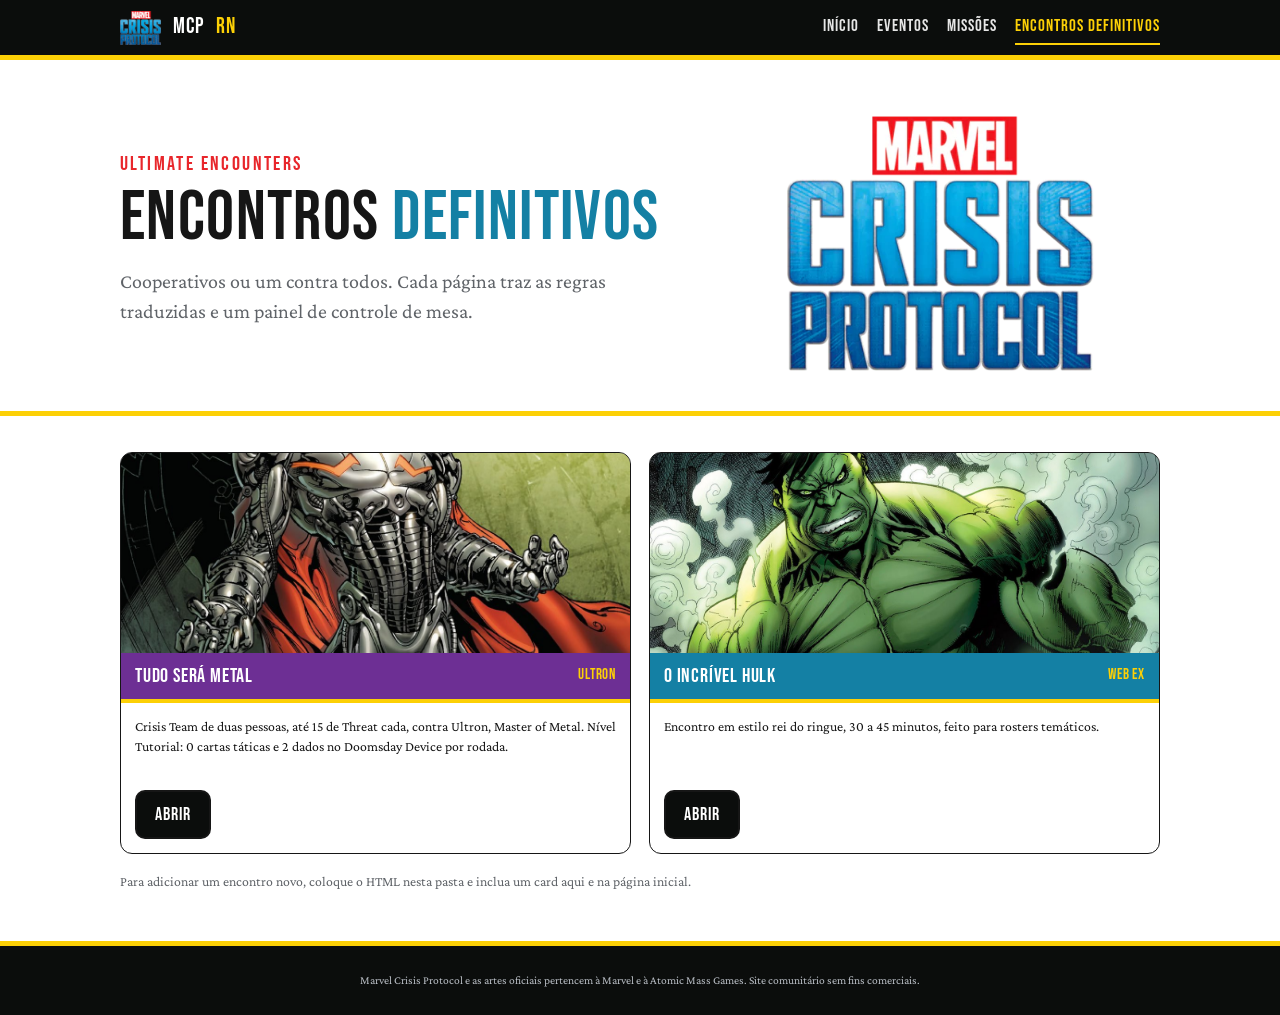
<file: encontros/index.html>
<!DOCTYPE html>
<html lang="pt-BR">
<head>
<meta charset="utf-8">
<meta name="viewport" content="width=device-width, initial-scale=1, viewport-fit=cover">
<title>Encontros Definitivos: Marvel Crisis Protocol</title>
<link rel="stylesheet" href="../assets/css/mcp-ds.css">
</head>
<body class="site">
<header class="topbar"><div class="topbar__in">
<a class="topbar__brand" href="../index.html"><img src="../assets/img/logo-mcp.png" alt="Marvel Crisis Protocol">MCP <span>RN</span></a>
<nav>
<a href="../index.html">Início</a>
<a href="../eventos/evento-iniciantes/index.html">Eventos</a>
<a href="../missoes/index.html">Missões</a>
<a href="../encontros/index.html" aria-current="page">Encontros Definitivos</a>
</nav></div></header>

<section class="hero"><div class="hero__in"><div>
<div class="hero__kicker">Ultimate Encounters</div>
<h1>Encontros <em>Definitivos</em></h1>
<p>Cooperativos ou um contra todos. Cada página traz as regras traduzidas e um painel de controle de mesa.</p>
</div><img class="hero__logo" src="../assets/img/logo-mcp.png" alt="Marvel Crisis Protocol" style="justify-self:center"></div></section>
<section class="section"><div class="cards">
<article class="card card--purple"><div class="card__art"><img src="../assets/img/ultron_hero.jpg" alt="Ultron"></div>
<div class="card__head"><span>Tudo Será Metal</span><span class="tag">Ultron</span></div>
<div class="card__body"><p>Crisis Team de duas pessoas, até 15 de Threat cada, contra Ultron, Master of Metal. Nível Tutorial: 0 cartas táticas e 2 dados no Doomsday Device por rodada.</p></div>
<div class="card__foot"><a class="btn btn--dark" href="ultron.html">Abrir</a></div></article>
<article class="card card--teal"><div class="card__art"><img src="../assets/img/hulk_hero.jpg" alt="Hulk"></div>
<div class="card__head"><span>O Incrível Hulk</span><span class="tag">Web Ex</span></div>
<div class="card__body"><p>Encontro em estilo rei do ringue, 30 a 45 minutos, feito para rosters temáticos.</p></div>
<div class="card__foot"><a class="btn btn--dark" href="hulk.html">Abrir</a></div></article>
</div>
<p class="small mute" style="margin-top:18px">Para adicionar um encontro novo, coloque o HTML nesta pasta e inclua um card aqui e na página inicial.</p>
</section>
<footer class="footer">Marvel Crisis Protocol e as artes oficiais pertencem à Marvel e à Atomic Mass Games. Site comunitário sem fins comerciais.</footer>
</body></html>
</file>
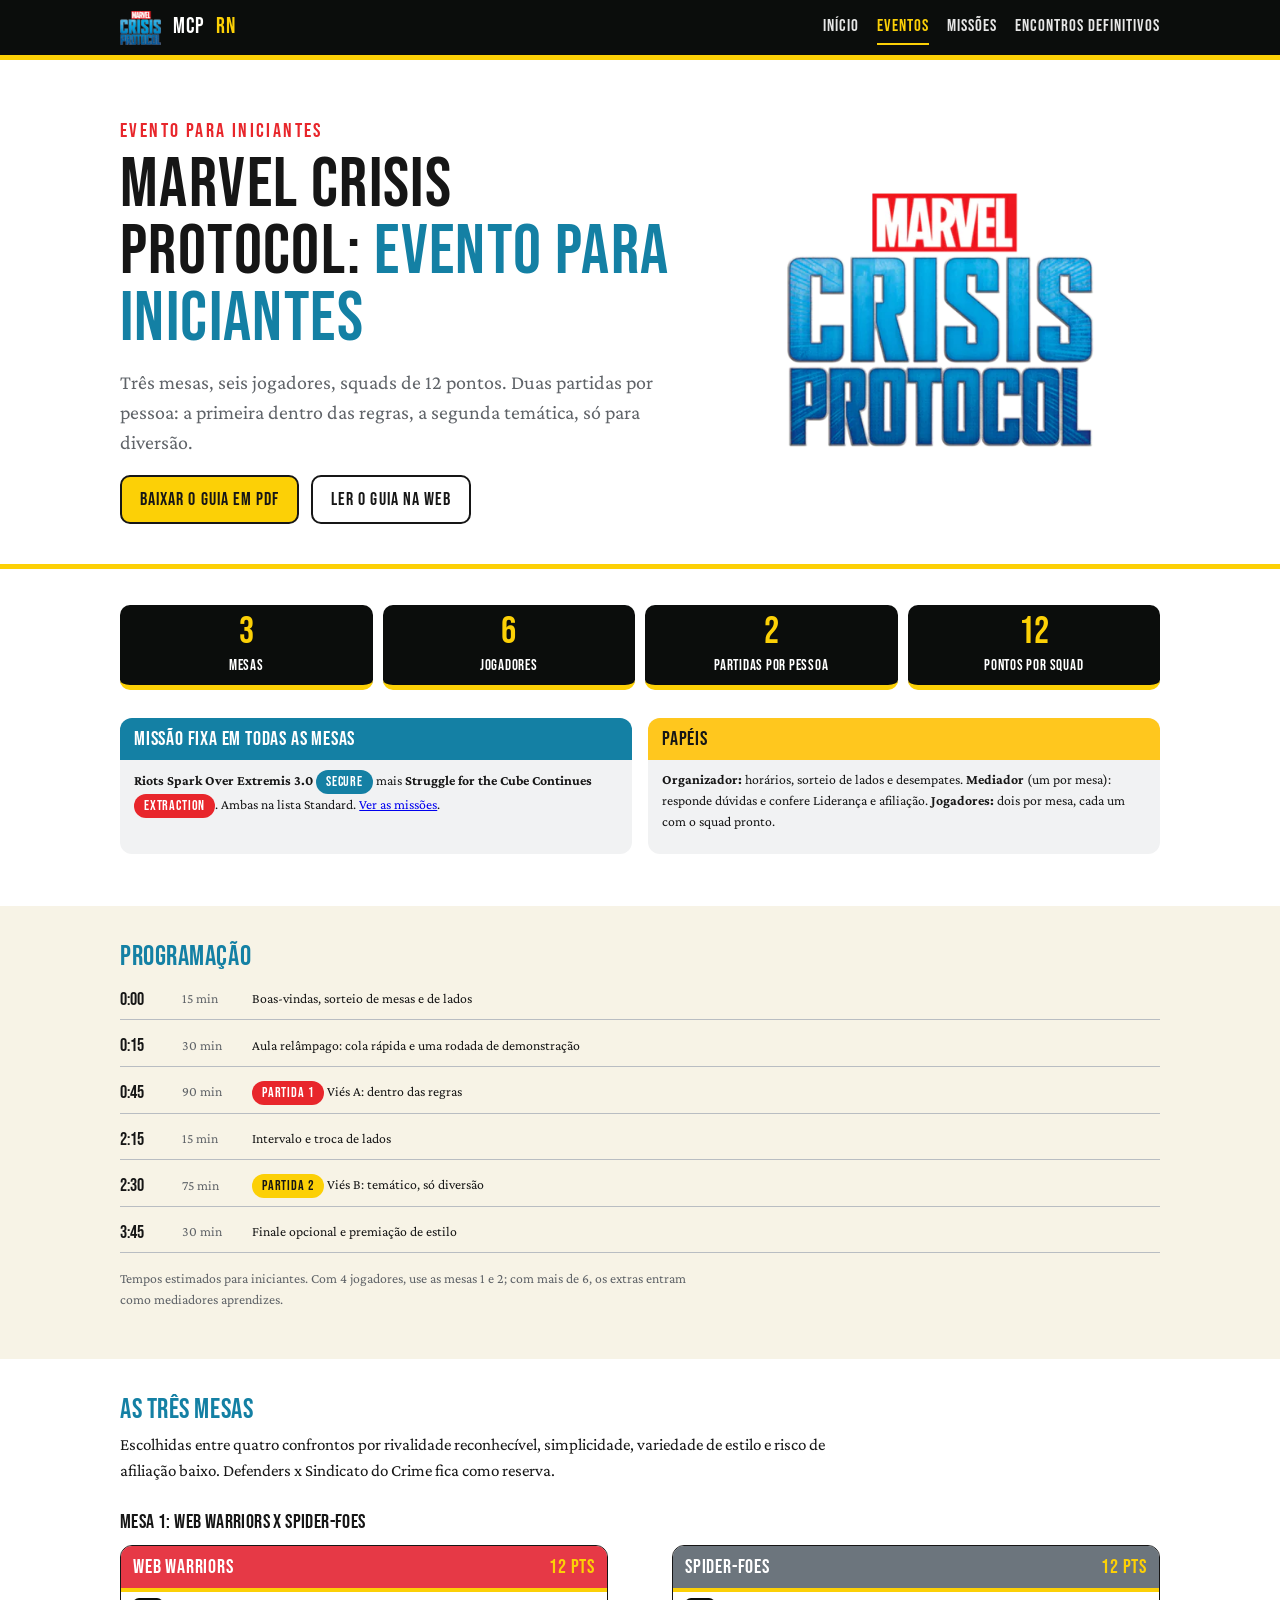
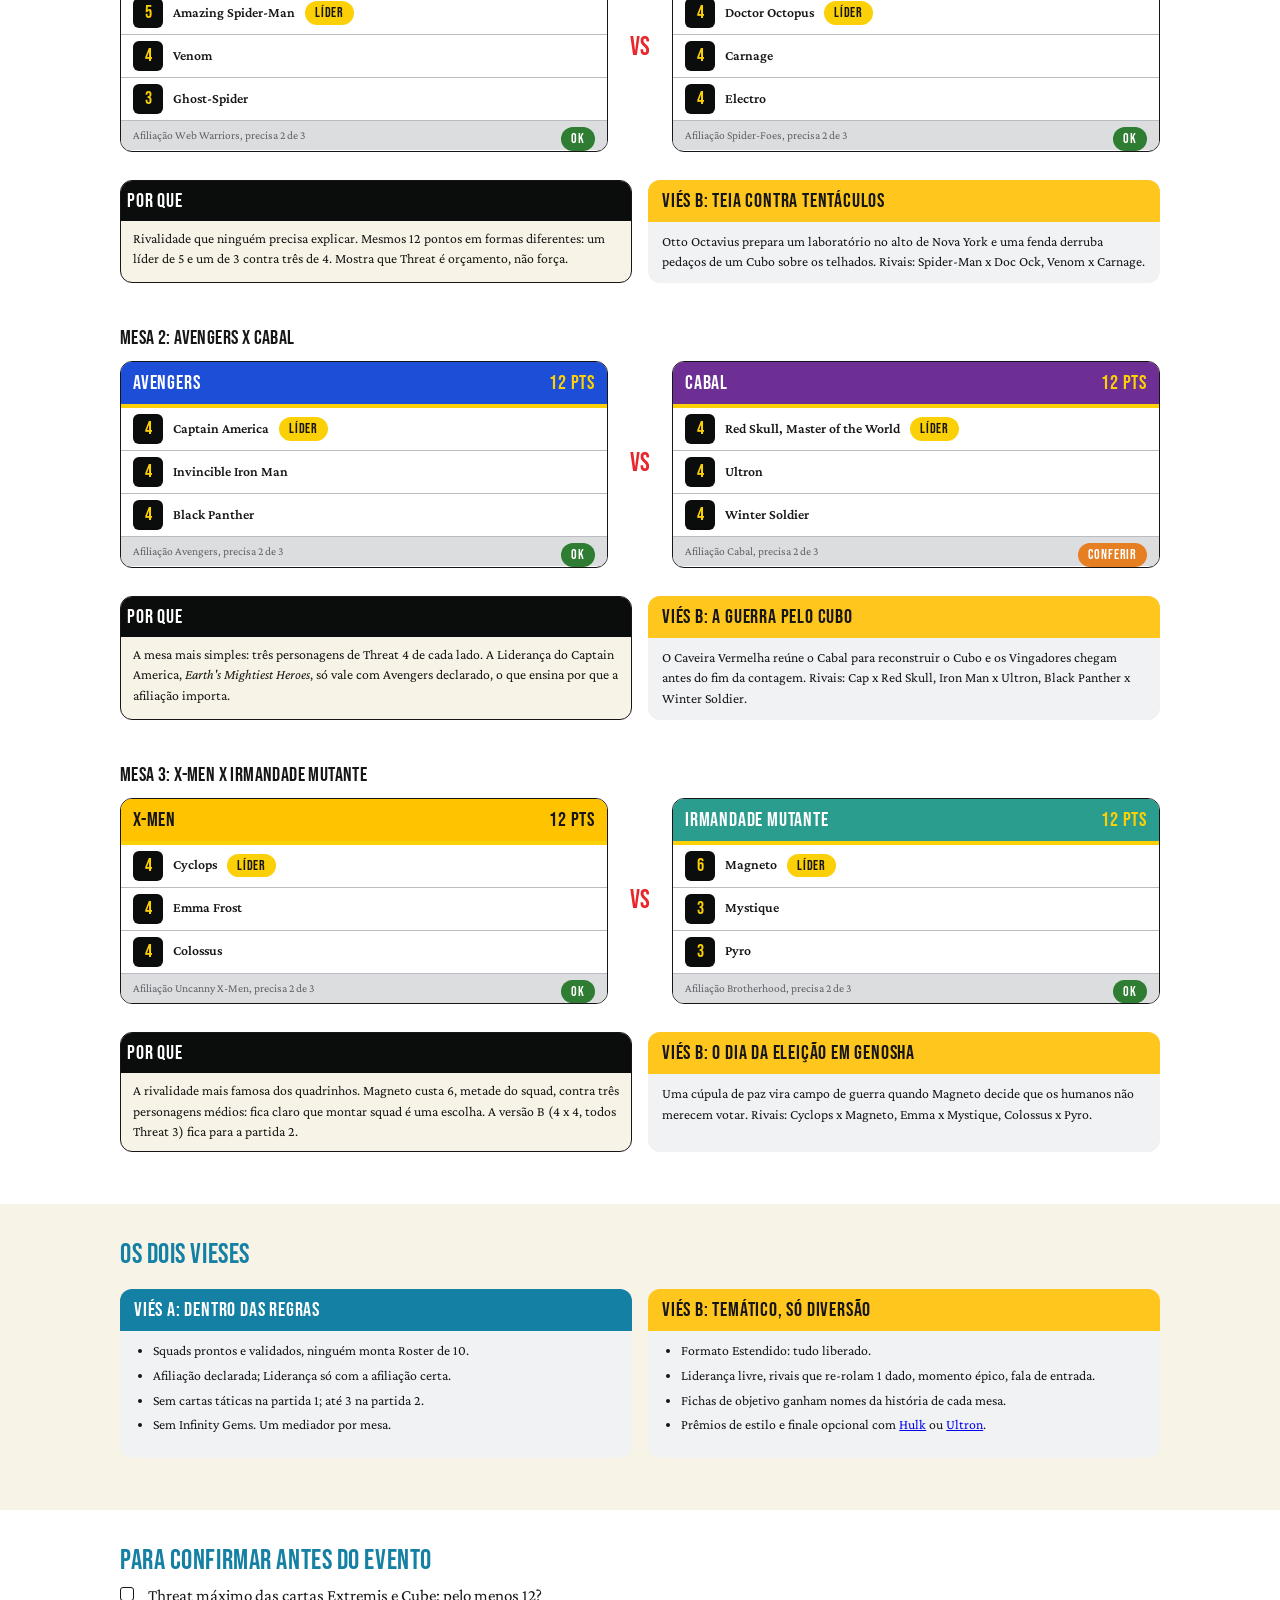
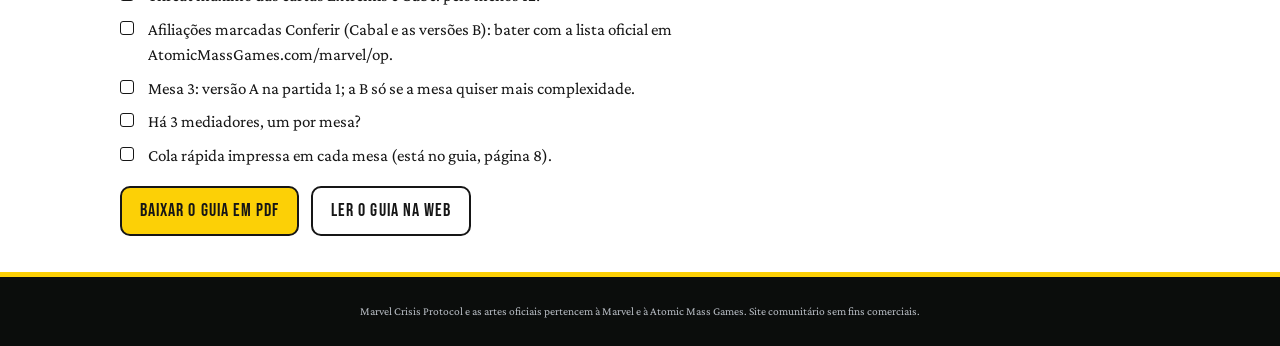
<file: eventos/bootcamp-2026/index.html>
<!DOCTYPE html>
<html lang="pt-BR">
<head>
<meta charset="utf-8">
<meta name="viewport" content="width=device-width, initial-scale=1, viewport-fit=cover">
<title>Marvel Crisis Protocol: Evento para Iniciantes</title>
<link rel="stylesheet" href="../../assets/css/mcp-ds.css">
</head>
<body class="site">
<header class="topbar"><div class="topbar__in">
<a class="topbar__brand" href="../../index.html"><img src="../../assets/img/logo-mcp.png" alt="Marvel Crisis Protocol">MCP <span>RN</span></a>
<nav>
<a href="../../index.html">Início</a>
<a href="../../eventos/bootcamp-2026/index.html" aria-current="page">Eventos</a>
<a href="../../missoes/index.html">Missões</a>
<a href="../../encontros/index.html">Encontros Definitivos</a>
</nav></div></header>
<section class="hero"><div class="hero__in"><div>
<div class="hero__kicker">Evento para iniciantes</div>
<h1>Marvel Crisis Protocol: <em>Evento para Iniciantes</em></h1>
<p>Três mesas, seis jogadores, squads de 12 pontos. Duas partidas por pessoa: a primeira dentro das regras, a segunda temática, só para diversão.</p>
<div class="hero__actions"><a class="btn" href="MCP_Evento_Iniciantes_Guia.pdf" download>Baixar o guia em PDF</a><a class="btn btn--ghost" href="guia.html">Ler o guia na web</a></div>
</div><img class="hero__logo" src="../../assets/img/logo-mcp.png" alt="Marvel Crisis Protocol" style="justify-self:center"></div></section>

<section class="section">
<div class="kpis">
<div class="kpi"><b>3</b><span>Mesas</span></div>
<div class="kpi"><b>6</b><span>Jogadores</span></div>
<div class="kpi"><b>2</b><span>Partidas por pessoa</span></div>
<div class="kpi"><b>12</b><span>Pontos por squad</span></div>
</div>
<div class="grid-2">
<div class="note"><div class="note__head">Missão fixa em todas as mesas</div><div class="note__body">
<p><strong>Riots Spark Over Extremis 3.0</strong> <span class="pill">Secure</span> mais <strong>Struggle for the Cube Continues</strong> <span class="pill pill--red">Extraction</span>. Ambas na lista Standard. <a href="../../missoes/index.html">Ver as missões</a>.</p></div></div>
<div class="note note--gold"><div class="note__head">Papéis</div><div class="note__body">
<p><strong>Organizador:</strong> horários, sorteio de lados e desempates. <strong>Mediador</strong> (um por mesa): responde dúvidas e confere Liderança e afiliação. <strong>Jogadores:</strong> dois por mesa, cada um com o squad pronto.</p></div></div>
</div>
</section>

<div class="section--alt"><section class="section">
<h2>Programação</h2>
<div class="sched">
<div class="slot"><b>0:00</b><i>15 min</i><span>Boas-vindas, sorteio de mesas e de lados</span></div>
<div class="slot"><b>0:15</b><i>30 min</i><span>Aula relâmpago: cola rápida e uma rodada de demonstração</span></div>
<div class="slot"><b>0:45</b><i>90 min</i><span><span class="pill pill--red">Partida 1</span> Viés A: dentro das regras</span></div>
<div class="slot"><b>2:15</b><i>15 min</i><span>Intervalo e troca de lados</span></div>
<div class="slot"><b>2:30</b><i>75 min</i><span><span class="pill pill--gold">Partida 2</span> Viés B: temático, só diversão</span></div>
<div class="slot"><b>3:45</b><i>30 min</i><span>Finale opcional e premiação de estilo</span></div>
</div>
<p class="small mute">Tempos estimados para iniciantes. Com 4 jogadores, use as mesas 1 e 2; com mais de 6, os extras entram como mediadores aprendizes.</p>
</section></div>

<section class="section">
<h2>As três mesas</h2>
<p>Escolhidas entre quatro confrontos por rivalidade reconhecível, simplicidade, variedade de estilo e risco de afiliação baixo. Defenders x Sindicato do Crime fica como reserva.</p>

<h3>Mesa 1: Web Warriors x Spider-Foes</h3>
<div class="versus"><div class="squad"><div class="squad__head" style="background:#E63946;color:#fff"><span>Web Warriors</span><span class="total" style="color:var(--mcp-gold)">12 pts</span></div><div class="squad__row"><span class="threat">5</span><span class="name">Amazing Spider-Man</span><span class='pill pill--gold'>Líder</span></div><div class="squad__row"><span class="threat">4</span><span class="name">Venom</span></div><div class="squad__row"><span class="threat">3</span><span class="name">Ghost-Spider</span></div><div class="squad__foot">Afiliação Web Warriors, precisa 2 de 3 <span class="pill pill--ok" style="float:right">OK</span></div></div><div class="vs">VS</div><div class="squad"><div class="squad__head" style="background:#6C757D;color:#fff"><span>Spider-Foes</span><span class="total" style="color:var(--mcp-gold)">12 pts</span></div><div class="squad__row"><span class="threat">4</span><span class="name">Doctor Octopus</span><span class='pill pill--gold'>Líder</span></div><div class="squad__row"><span class="threat">4</span><span class="name">Carnage</span></div><div class="squad__row"><span class="threat">4</span><span class="name">Electro</span></div><div class="squad__foot">Afiliação Spider-Foes, precisa 2 de 3 <span class="pill pill--ok" style="float:right">OK</span></div></div></div>
<div class="grid-2">
<div class="stat"><div class="stat__bar">Por que</div><div class="stat__body">Rivalidade que ninguém precisa explicar. Mesmos 12 pontos em formas diferentes: um líder de 5 e um de 3 contra três de 4. Mostra que Threat é orçamento, não força.</div></div>
<div class="note note--gold"><div class="note__head">Viés B: Teia contra Tentáculos</div><div class="note__body">Otto Octavius prepara um laboratório no alto de Nova York e uma fenda derruba pedaços de um Cubo sobre os telhados. Rivais: Spider-Man x Doc Ock, Venom x Carnage.</div></div>
</div>

<h3>Mesa 2: Avengers x Cabal</h3>
<div class="versus"><div class="squad"><div class="squad__head" style="background:#1D4ED8;color:#fff"><span>Avengers</span><span class="total" style="color:var(--mcp-gold)">12 pts</span></div><div class="squad__row"><span class="threat">4</span><span class="name">Captain America</span><span class='pill pill--gold'>Líder</span></div><div class="squad__row"><span class="threat">4</span><span class="name">Invincible Iron Man</span></div><div class="squad__row"><span class="threat">4</span><span class="name">Black Panther</span></div><div class="squad__foot">Afiliação Avengers, precisa 2 de 3 <span class="pill pill--ok" style="float:right">OK</span></div></div><div class="vs">VS</div><div class="squad"><div class="squad__head" style="background:#6D2F94;color:#fff"><span>Cabal</span><span class="total" style="color:var(--mcp-gold)">12 pts</span></div><div class="squad__row"><span class="threat">4</span><span class="name">Red Skull, Master of the World</span><span class='pill pill--gold'>Líder</span></div><div class="squad__row"><span class="threat">4</span><span class="name">Ultron</span></div><div class="squad__row"><span class="threat">4</span><span class="name">Winter Soldier</span></div><div class="squad__foot">Afiliação Cabal, precisa 2 de 3 <span class="pill pill--warn" style="float:right">Conferir</span></div></div></div>
<div class="grid-2">
<div class="stat"><div class="stat__bar">Por que</div><div class="stat__body">A mesa mais simples: três personagens de Threat 4 de cada lado. A Liderança do Captain America, <em>Earth's Mightiest Heroes</em>, só vale com Avengers declarado, o que ensina por que a afiliação importa.</div></div>
<div class="note note--gold"><div class="note__head">Viés B: A guerra pelo Cubo</div><div class="note__body">O Caveira Vermelha reúne o Cabal para reconstruir o Cubo e os Vingadores chegam antes do fim da contagem. Rivais: Cap x Red Skull, Iron Man x Ultron, Black Panther x Winter Soldier.</div></div>
</div>

<h3>Mesa 3: X-Men x Irmandade Mutante</h3>
<div class="versus"><div class="squad"><div class="squad__head" style="background:#FFC300;color:#161616"><span>X-Men</span><span class="total" style="color:#161616">12 pts</span></div><div class="squad__row"><span class="threat">4</span><span class="name">Cyclops</span><span class='pill pill--gold'>Líder</span></div><div class="squad__row"><span class="threat">4</span><span class="name">Emma Frost</span></div><div class="squad__row"><span class="threat">4</span><span class="name">Colossus</span></div><div class="squad__foot">Afiliação Uncanny X-Men, precisa 2 de 3 <span class="pill pill--ok" style="float:right">OK</span></div></div><div class="vs">VS</div><div class="squad"><div class="squad__head" style="background:#2A9D8F;color:#fff"><span>Irmandade Mutante</span><span class="total" style="color:var(--mcp-gold)">12 pts</span></div><div class="squad__row"><span class="threat">6</span><span class="name">Magneto</span><span class='pill pill--gold'>Líder</span></div><div class="squad__row"><span class="threat">3</span><span class="name">Mystique</span></div><div class="squad__row"><span class="threat">3</span><span class="name">Pyro</span></div><div class="squad__foot">Afiliação Brotherhood, precisa 2 de 3 <span class="pill pill--ok" style="float:right">OK</span></div></div></div>
<div class="grid-2">
<div class="stat"><div class="stat__bar">Por que</div><div class="stat__body">A rivalidade mais famosa dos quadrinhos. Magneto custa 6, metade do squad, contra três personagens médios: fica claro que montar squad é uma escolha. A versão B (4 x 4, todos Threat 3) fica para a partida 2.</div></div>
<div class="note note--gold"><div class="note__head">Viés B: O dia da eleição em Genosha</div><div class="note__body">Uma cúpula de paz vira campo de guerra quando Magneto decide que os humanos não merecem votar. Rivais: Cyclops x Magneto, Emma x Mystique, Colossus x Pyro.</div></div>
</div>
</section>

<div class="section--alt"><section class="section">
<h2>Os dois vieses</h2>
<div class="grid-2">
<div class="note"><div class="note__head">Viés A: dentro das regras</div><div class="note__body"><ul>
<li>Squads prontos e validados, ninguém monta Roster de 10.</li>
<li>Afiliação declarada; Liderança só com a afiliação certa.</li>
<li>Sem cartas táticas na partida 1; até 3 na partida 2.</li>
<li>Sem Infinity Gems. Um mediador por mesa.</li>
</ul></div></div>
<div class="note note--gold"><div class="note__head">Viés B: temático, só diversão</div><div class="note__body"><ul>
<li>Formato Estendido: tudo liberado.</li>
<li>Liderança livre, rivais que re-rolam 1 dado, momento épico, fala de entrada.</li>
<li>Fichas de objetivo ganham nomes da história de cada mesa.</li>
<li>Prêmios de estilo e finale opcional com <a href="../../encontros/hulk.html">Hulk</a> ou <a href="../../encontros/ultron.html">Ultron</a>.</li>
</ul></div></div>
</div>
</section></div>

<section class="section">
<h2>Para confirmar antes do evento</h2>
<ul class="checklist">
<li>Threat máximo das cartas Extremis e Cube: pelo menos 12?</li>
<li>Afiliações marcadas Conferir (Cabal e as versões B): bater com a lista oficial em AtomicMassGames.com/marvel/op.</li>
<li>Mesa 3: versão A na partida 1; a B só se a mesa quiser mais complexidade.</li>
<li>Há 3 mediadores, um por mesa?</li>
<li>Cola rápida impressa em cada mesa (está no guia, página 8).</li>
</ul>
<div class="hero__actions"><a class="btn" href="MCP_Evento_Iniciantes_Guia.pdf" download>Baixar o guia em PDF</a><a class="btn btn--ghost" href="guia.html">Ler o guia na web</a></div>
</section>
<footer class="footer">Marvel Crisis Protocol e as artes oficiais pertencem à Marvel e à Atomic Mass Games. Site comunitário sem fins comerciais.</footer>
</body></html>
</file>
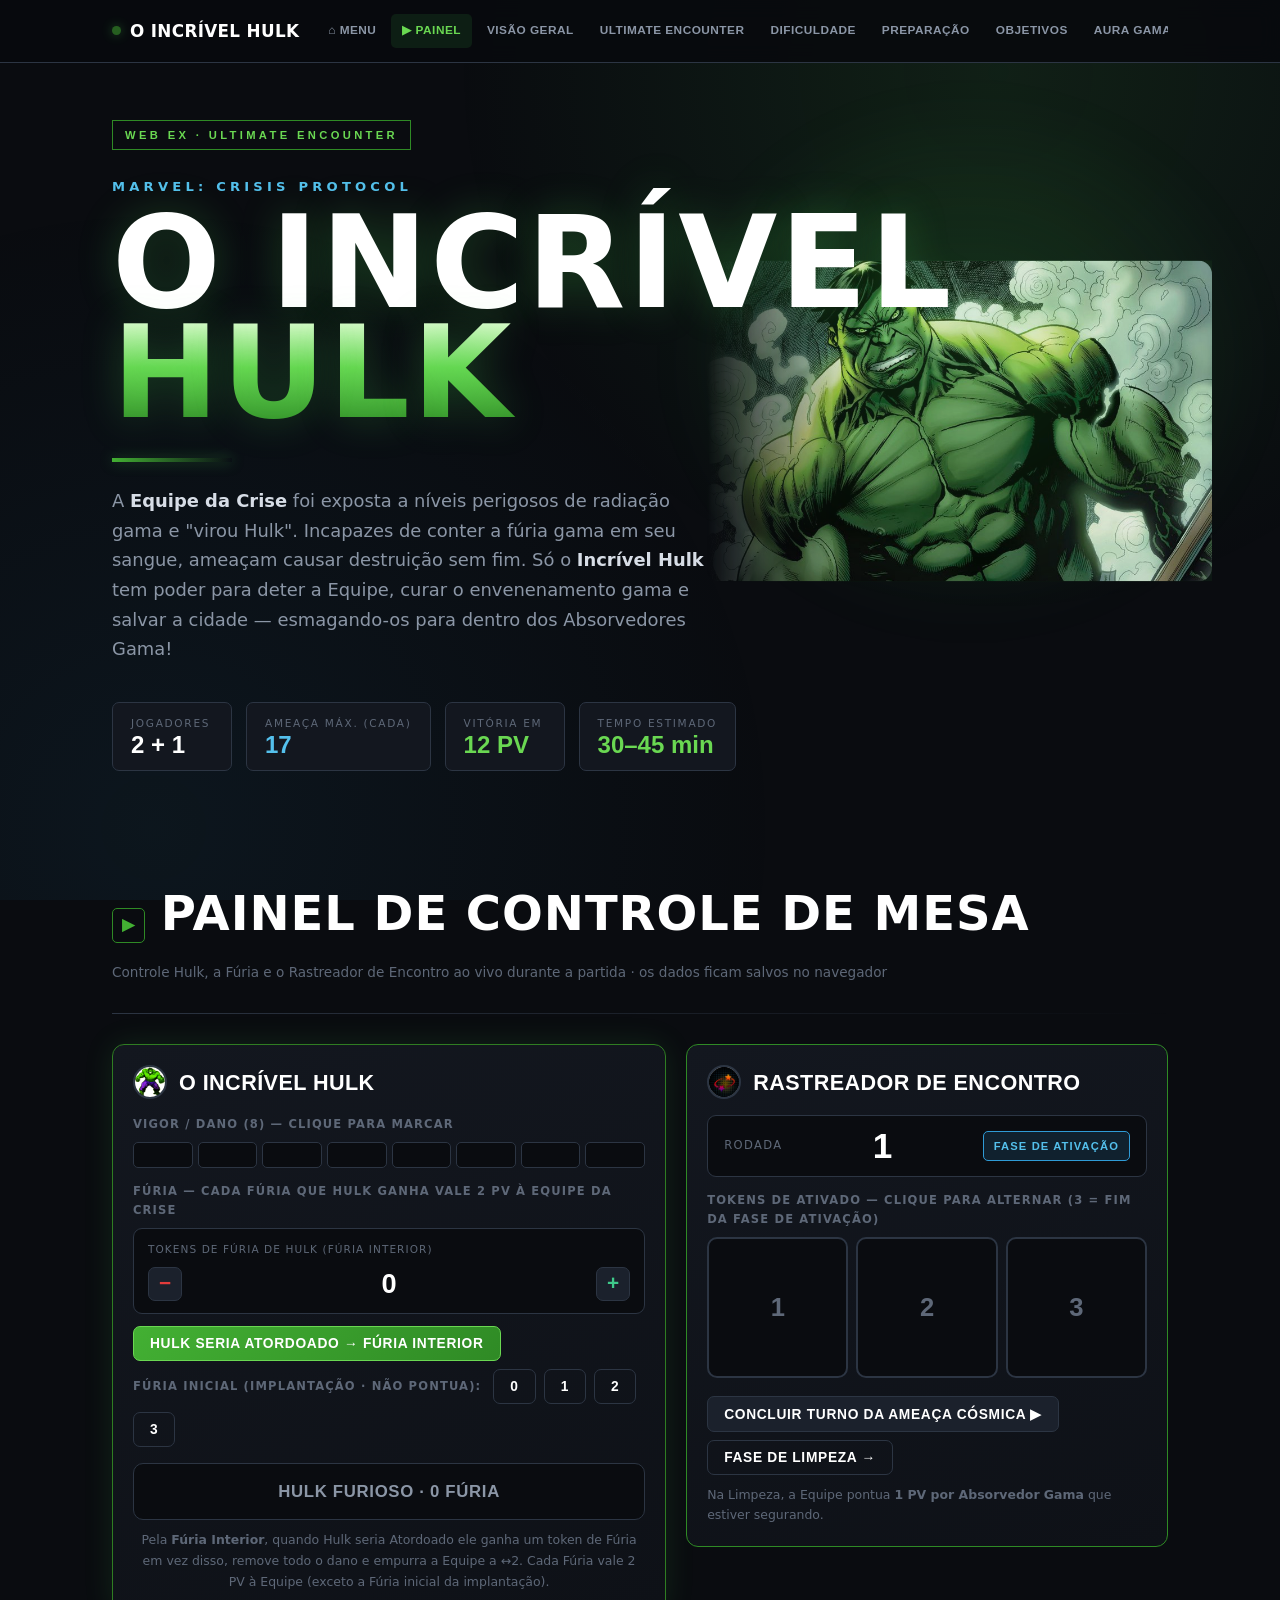
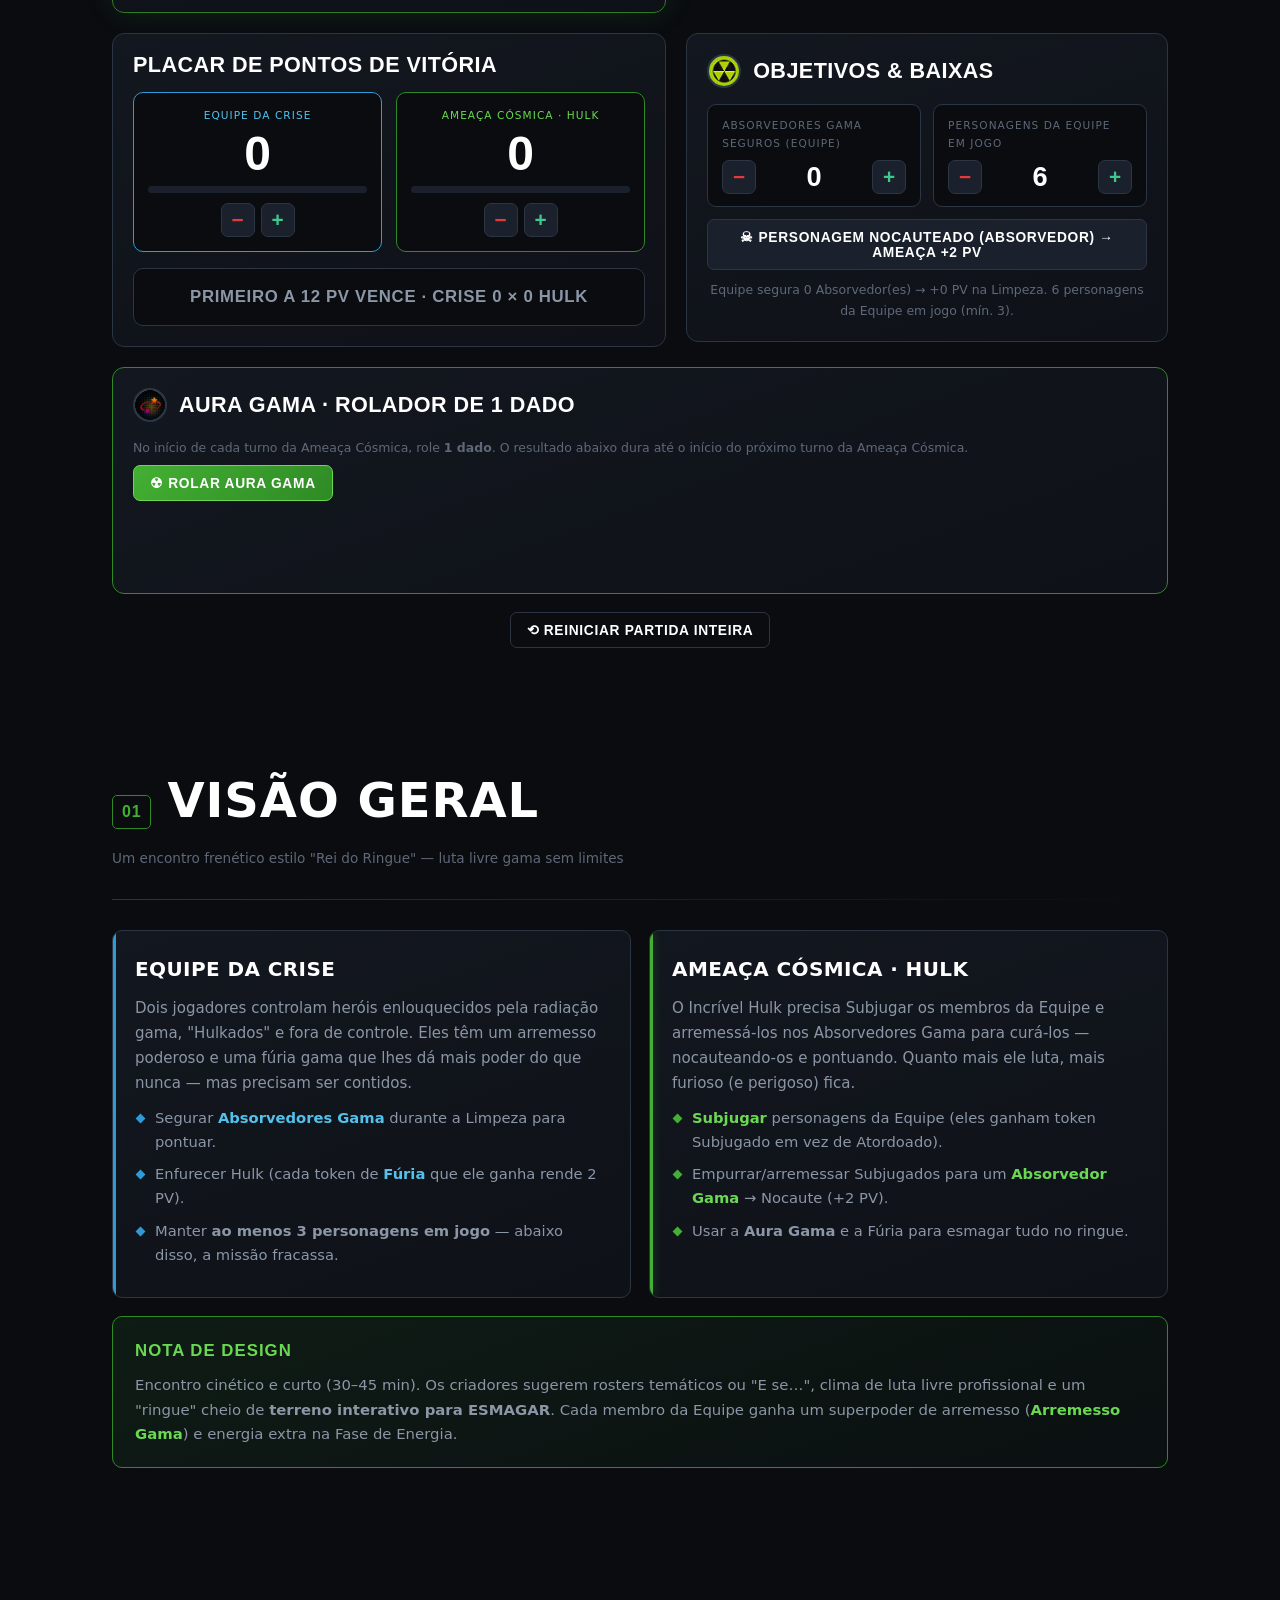
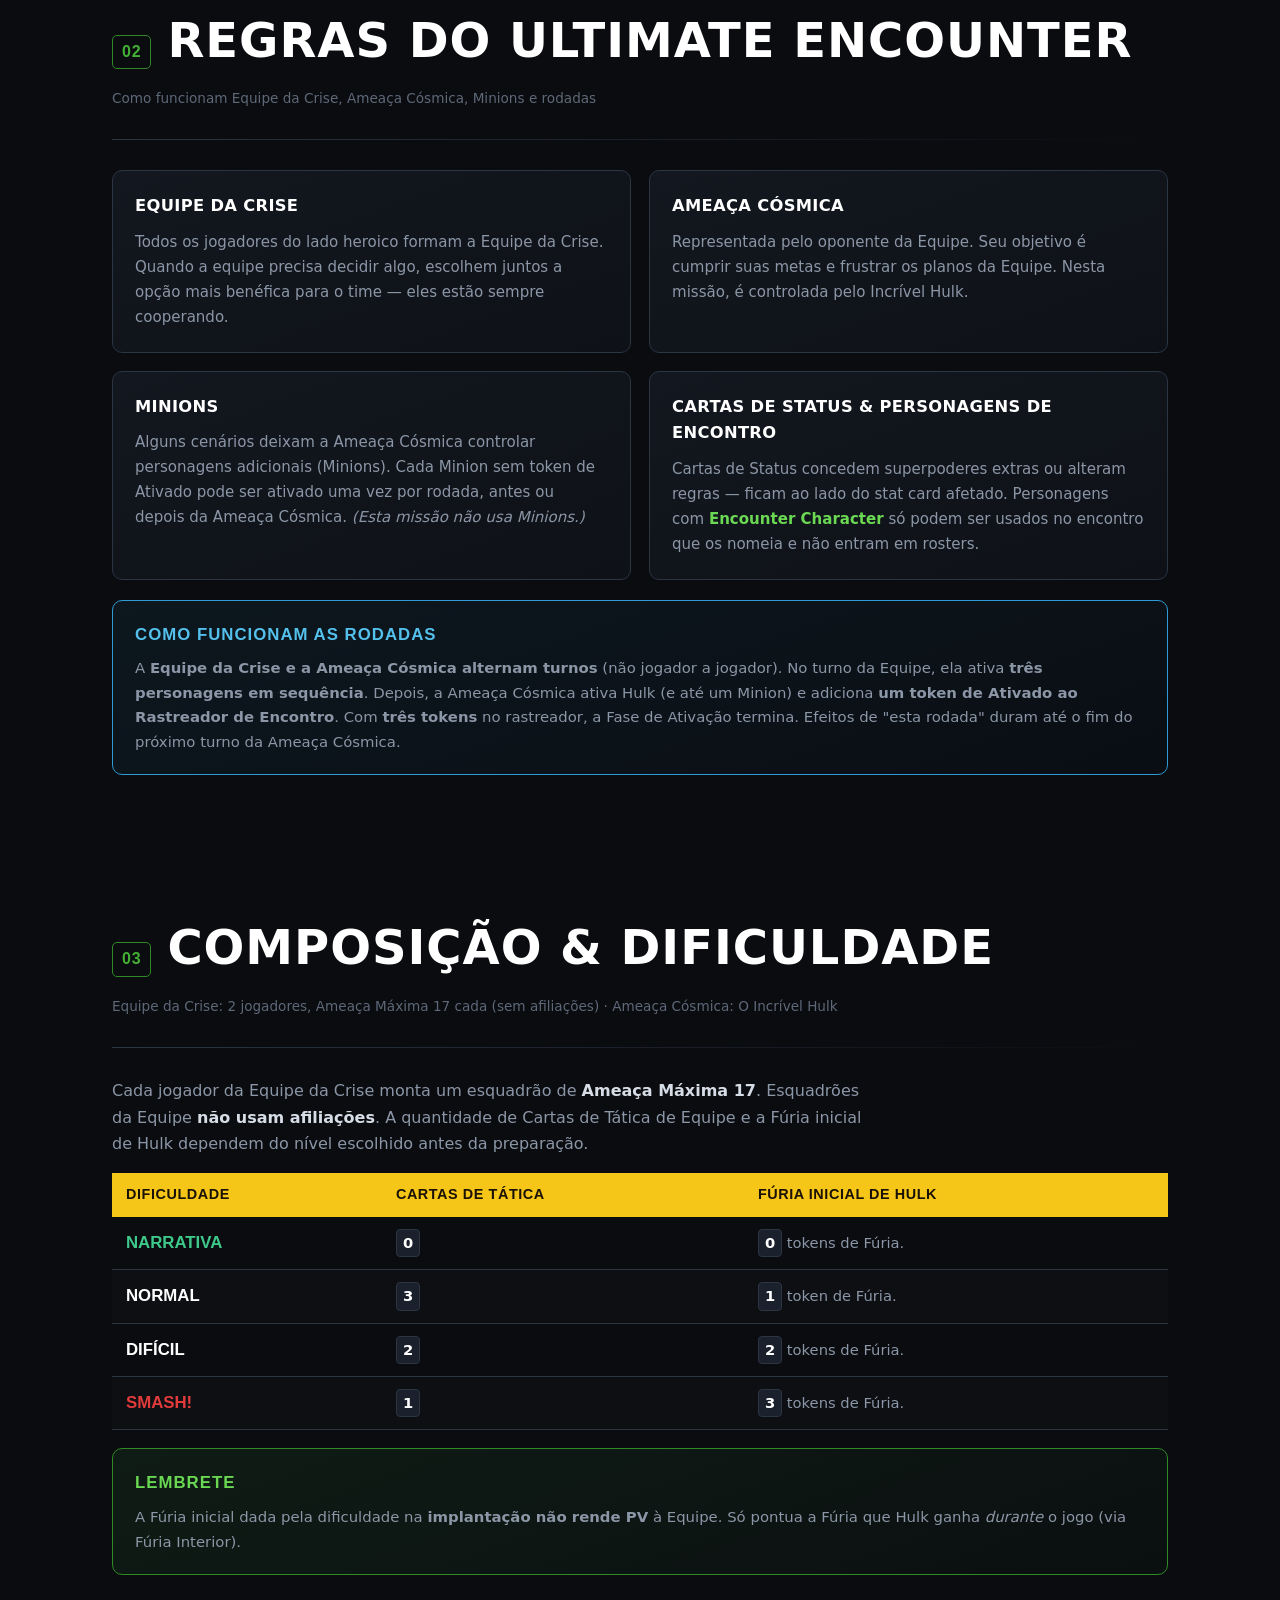
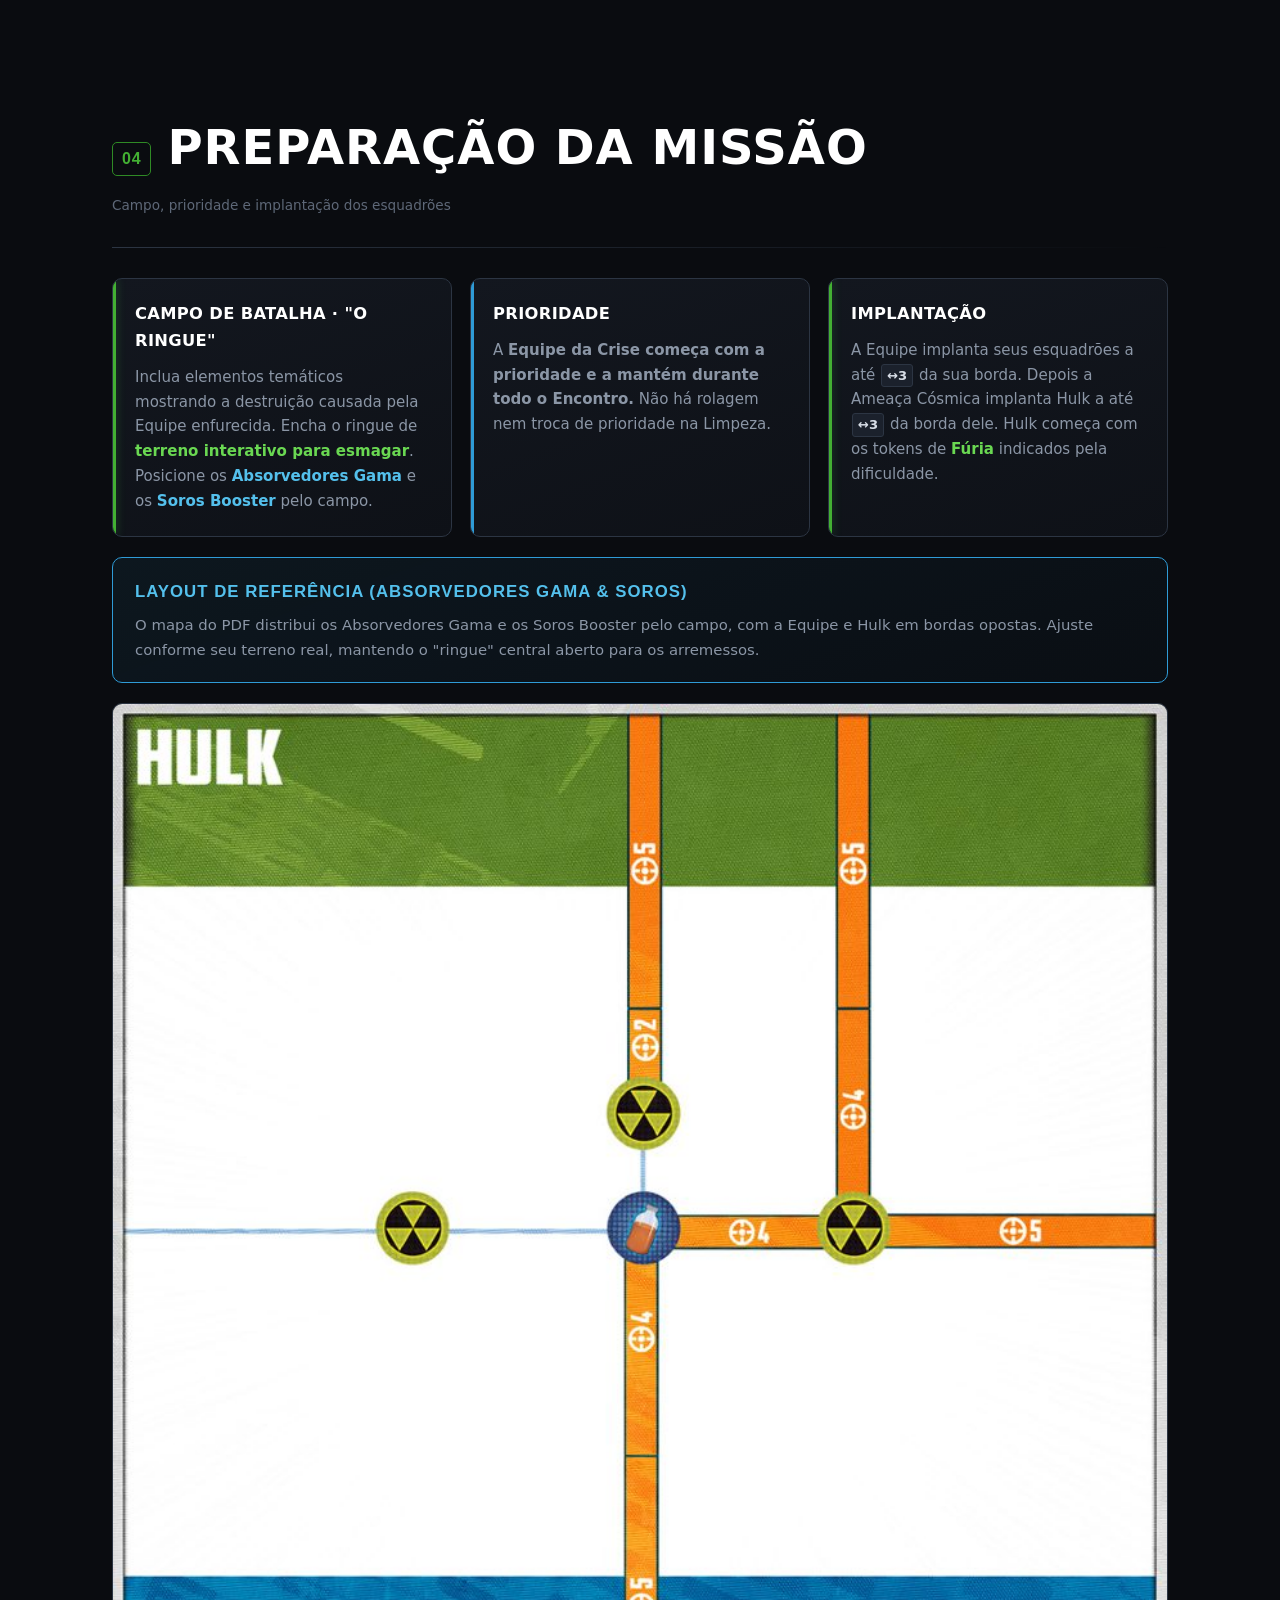
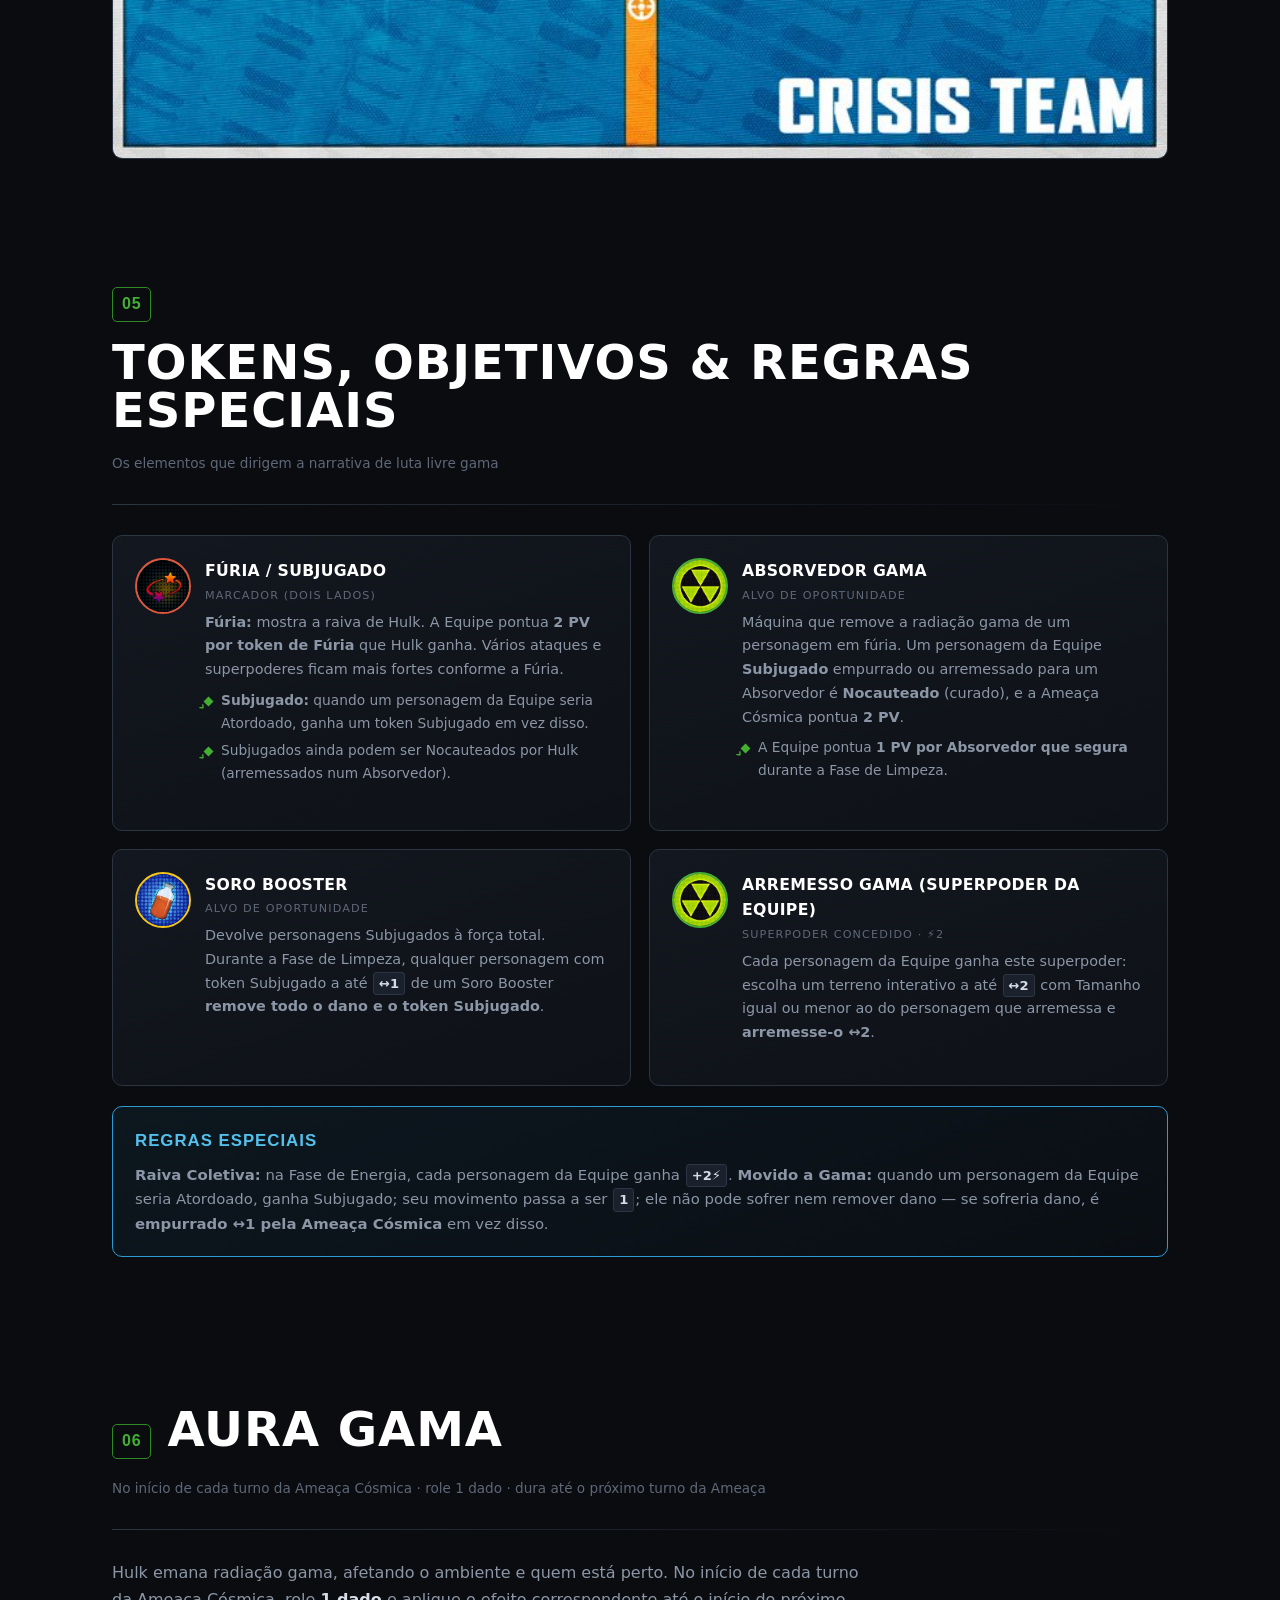
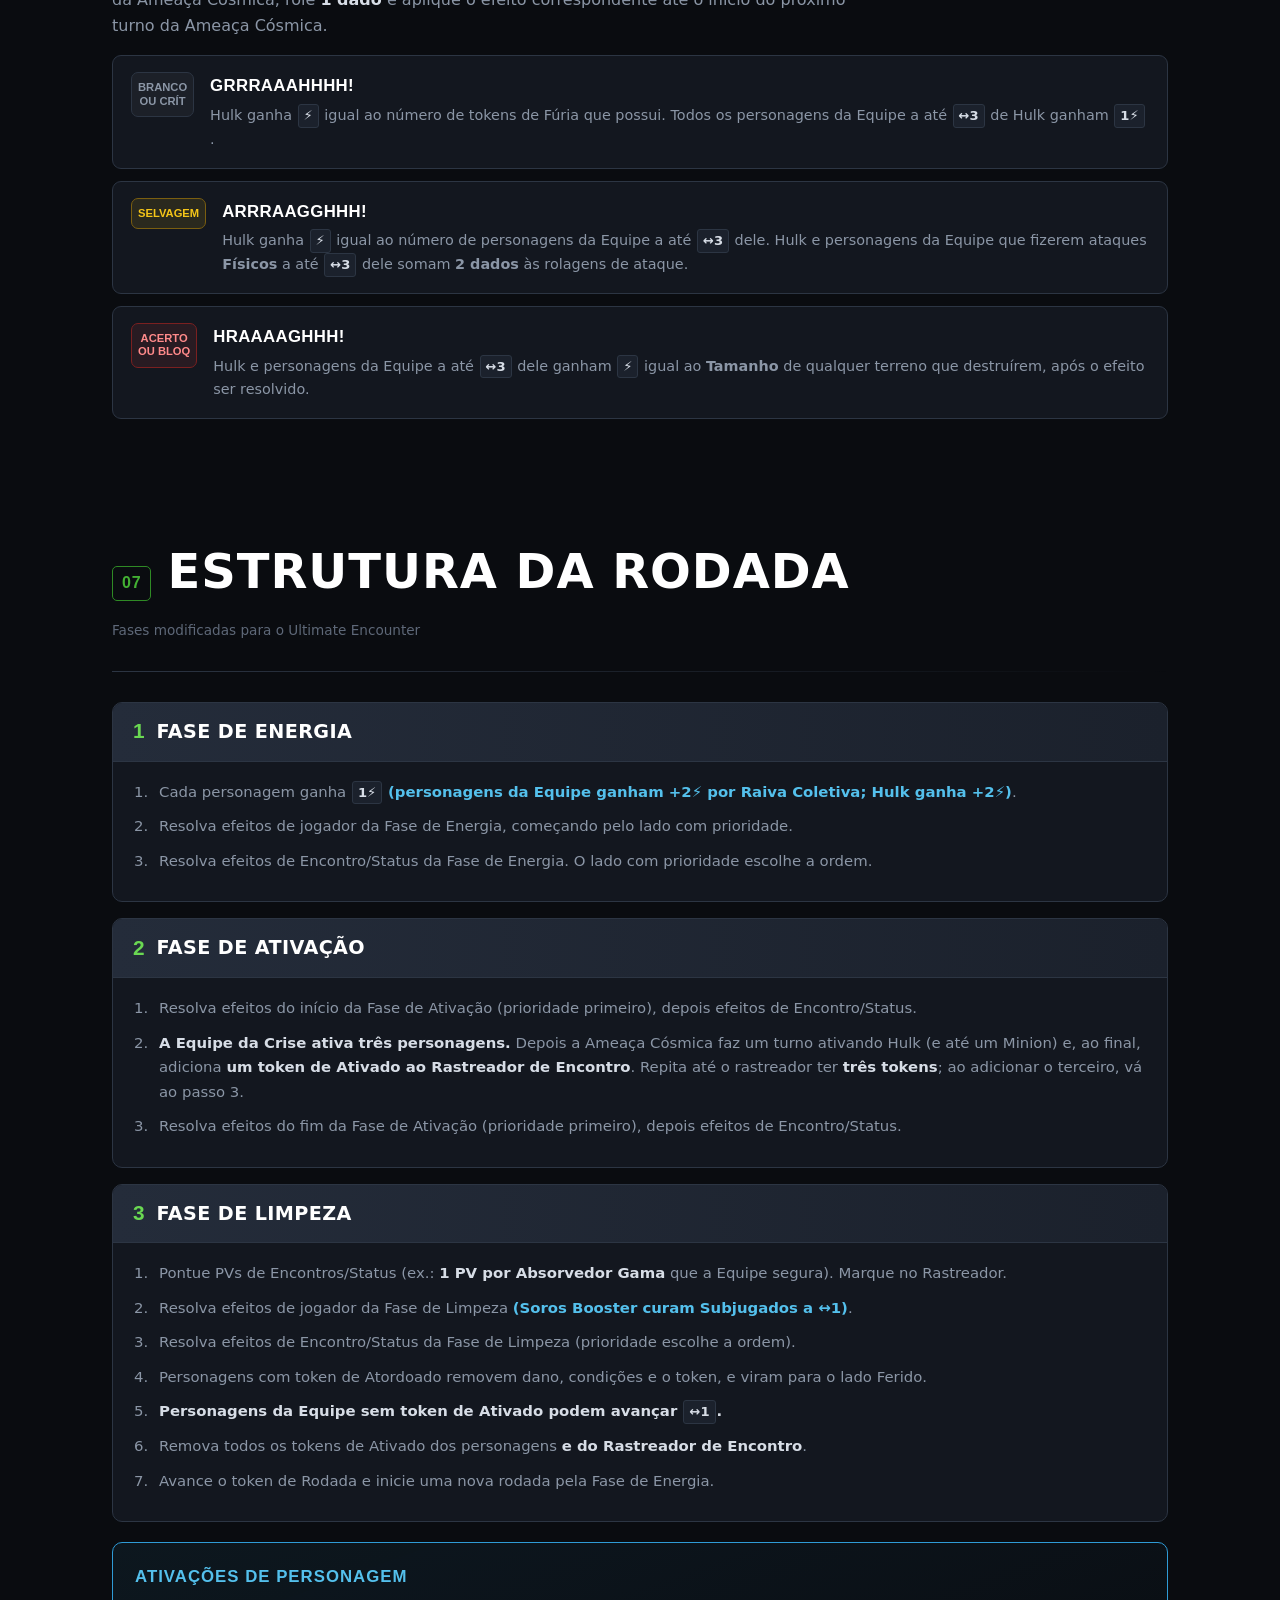
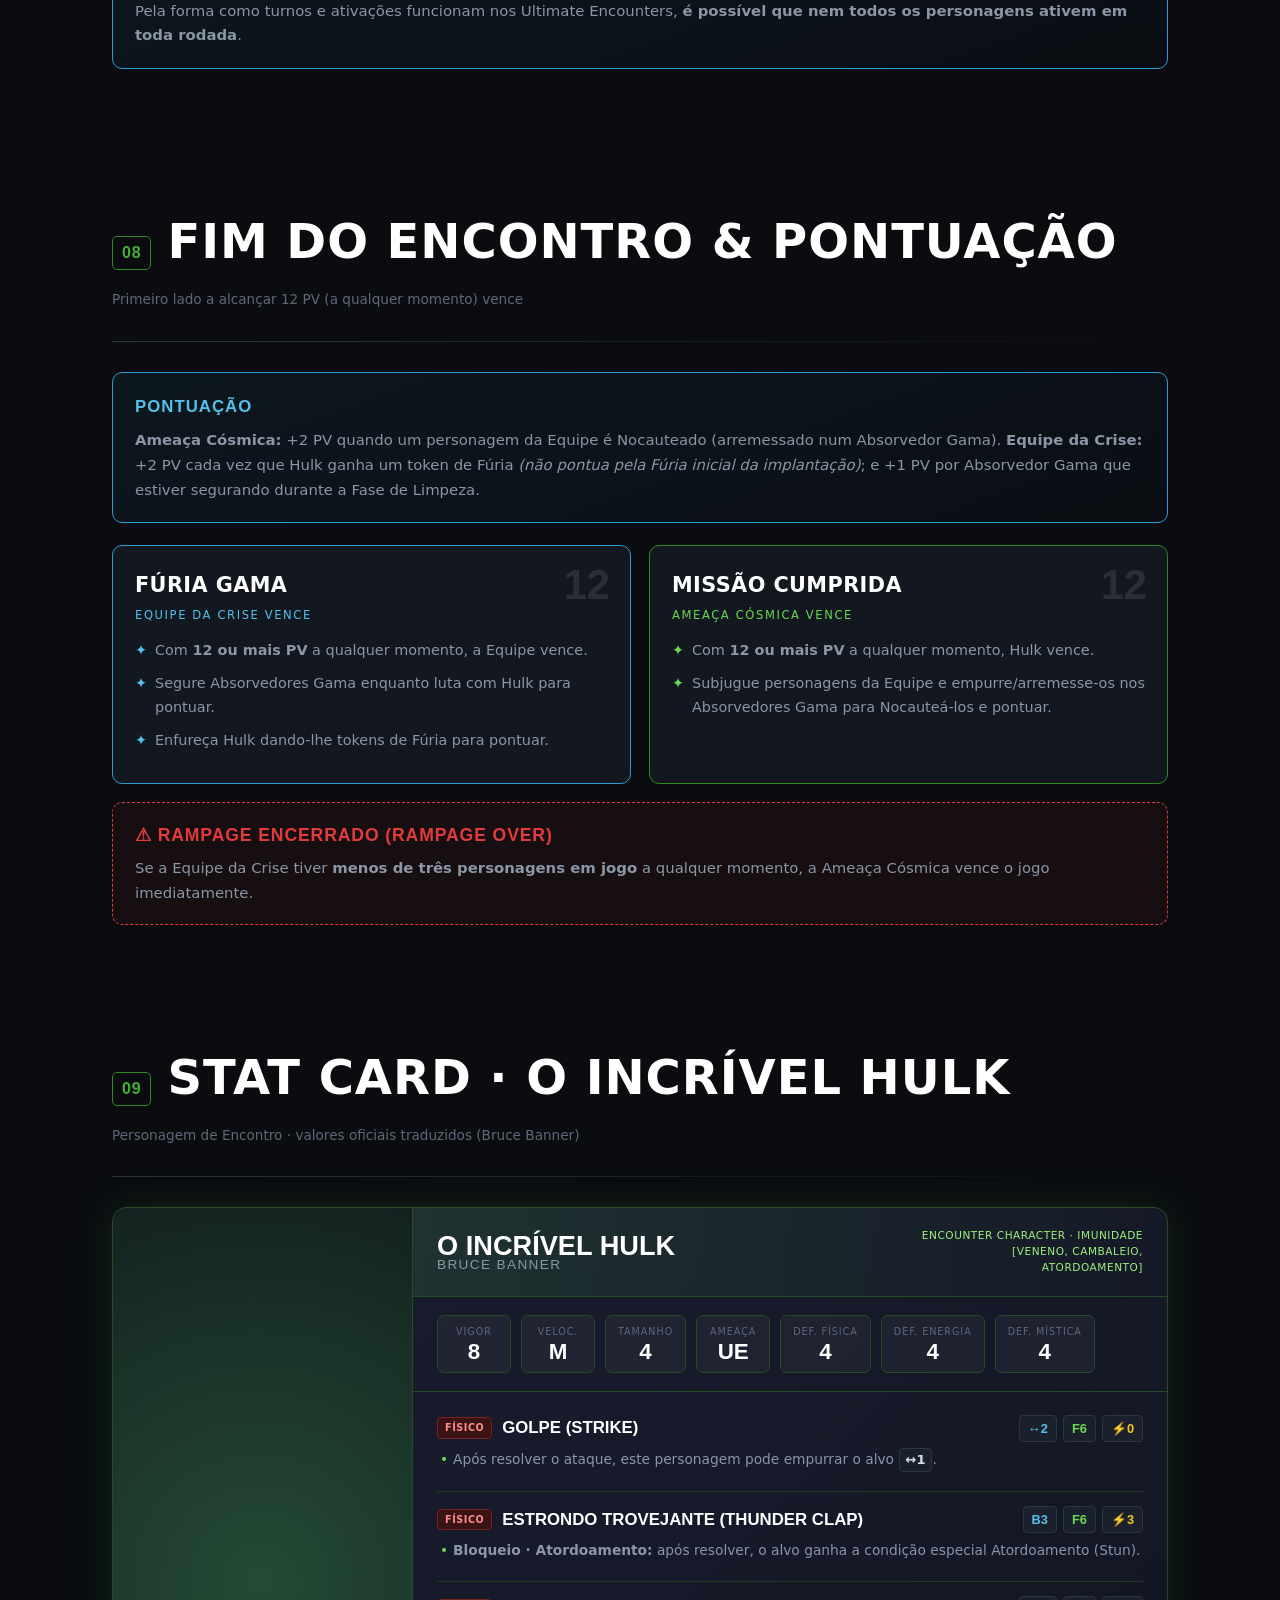
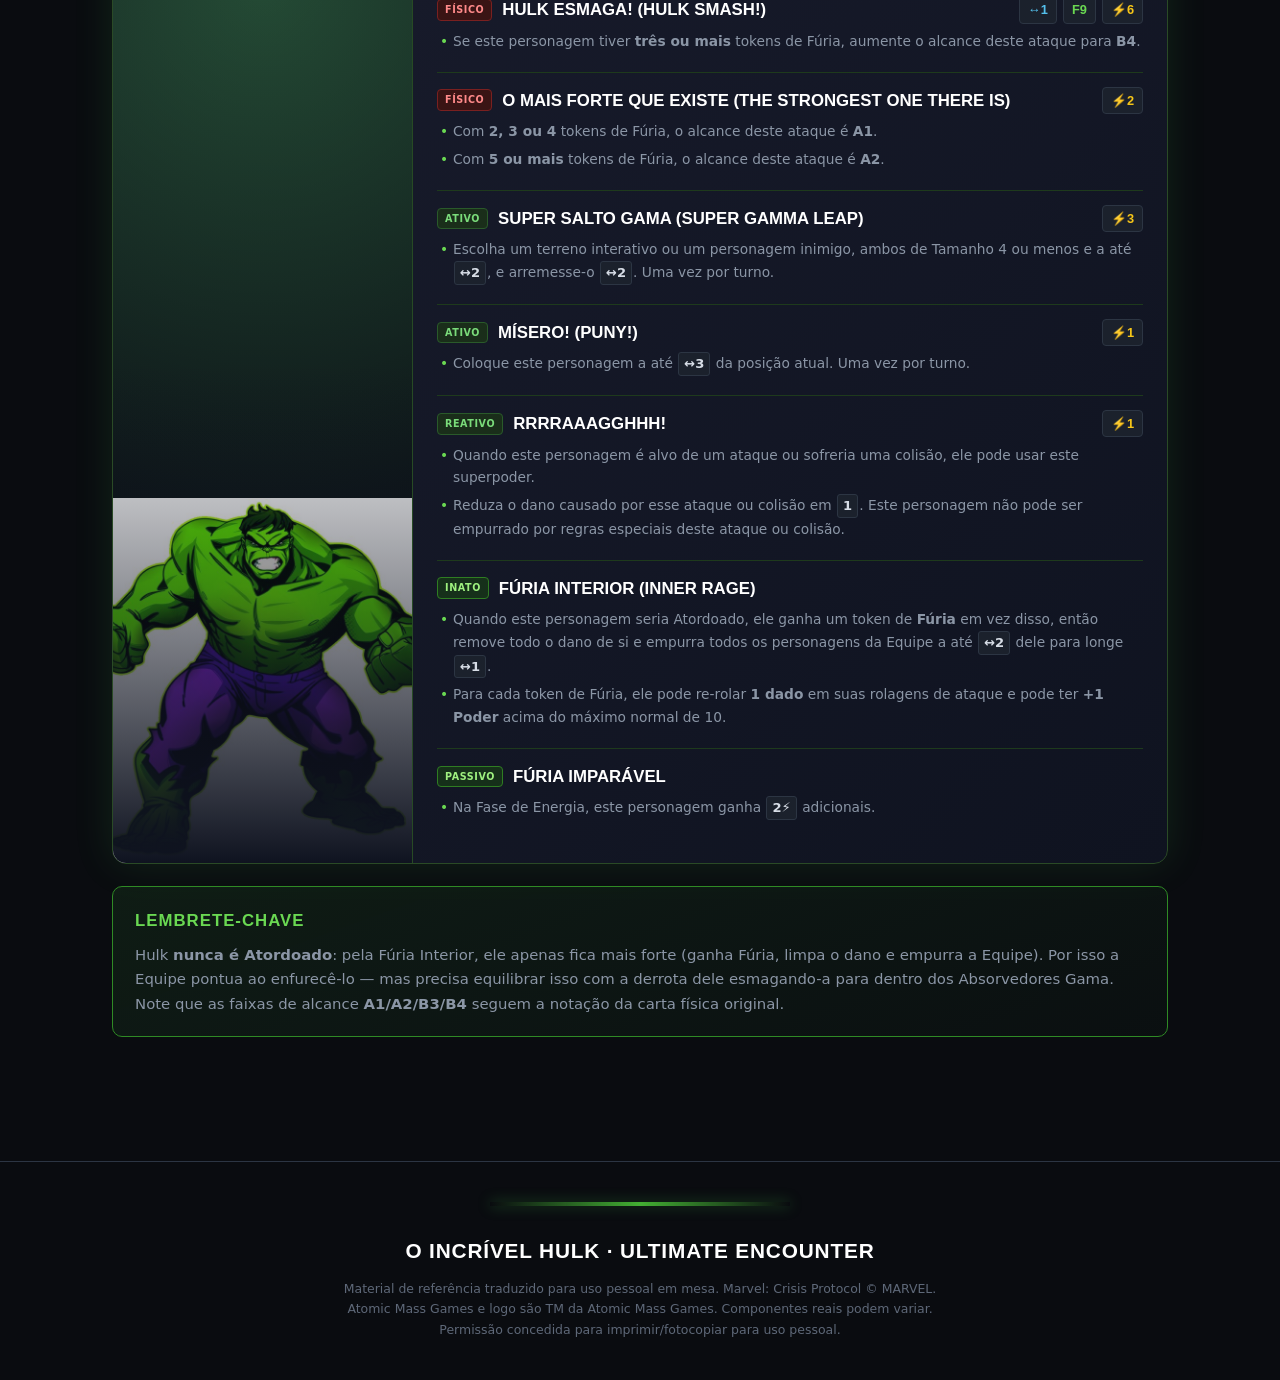
<file: hulk.html>
<!DOCTYPE html><html lang="pt-BR"><head><meta charset="utf-8"><meta http-equiv="refresh" content="0; url=encontros/hulk.html"><link rel="canonical" href="encontros/hulk.html"><title>Redirecionando</title></head><body><a href="encontros/hulk.html">Página movida para encontros/hulk.html</a></body></html>
</file>
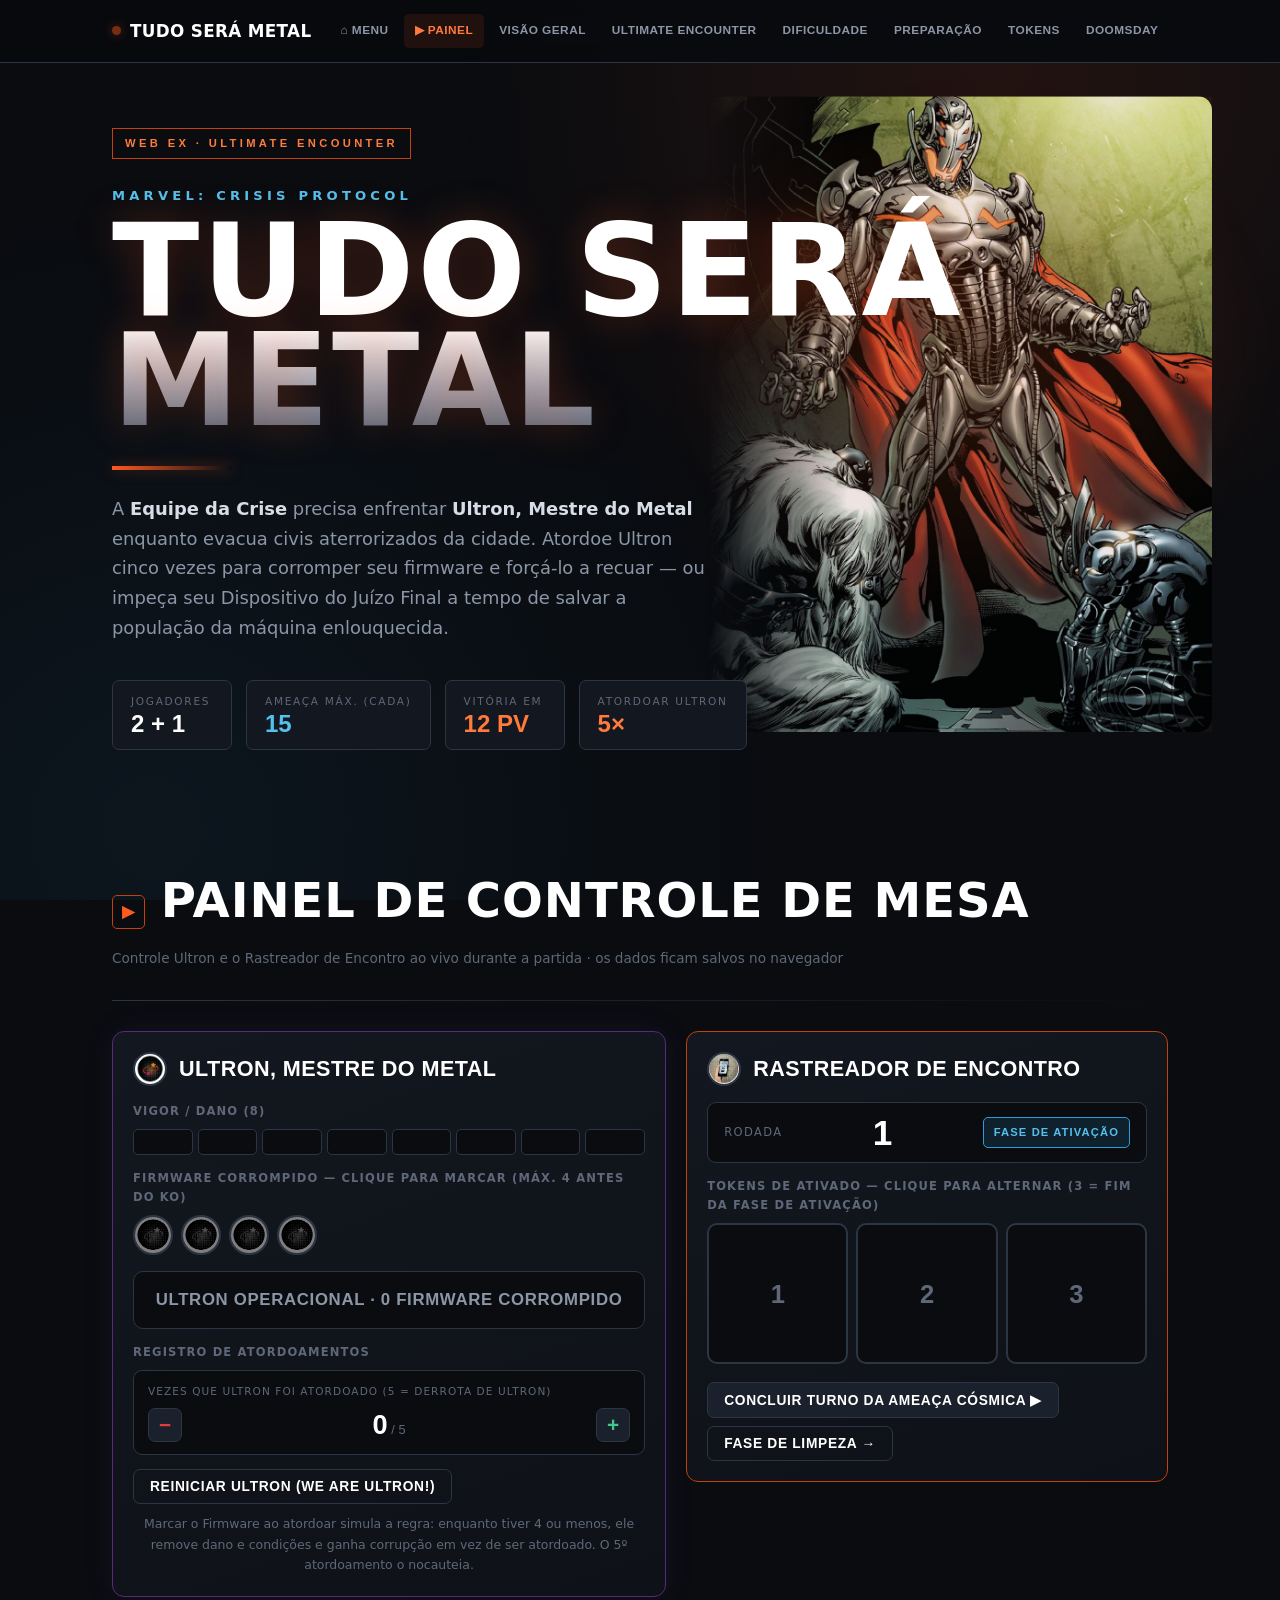
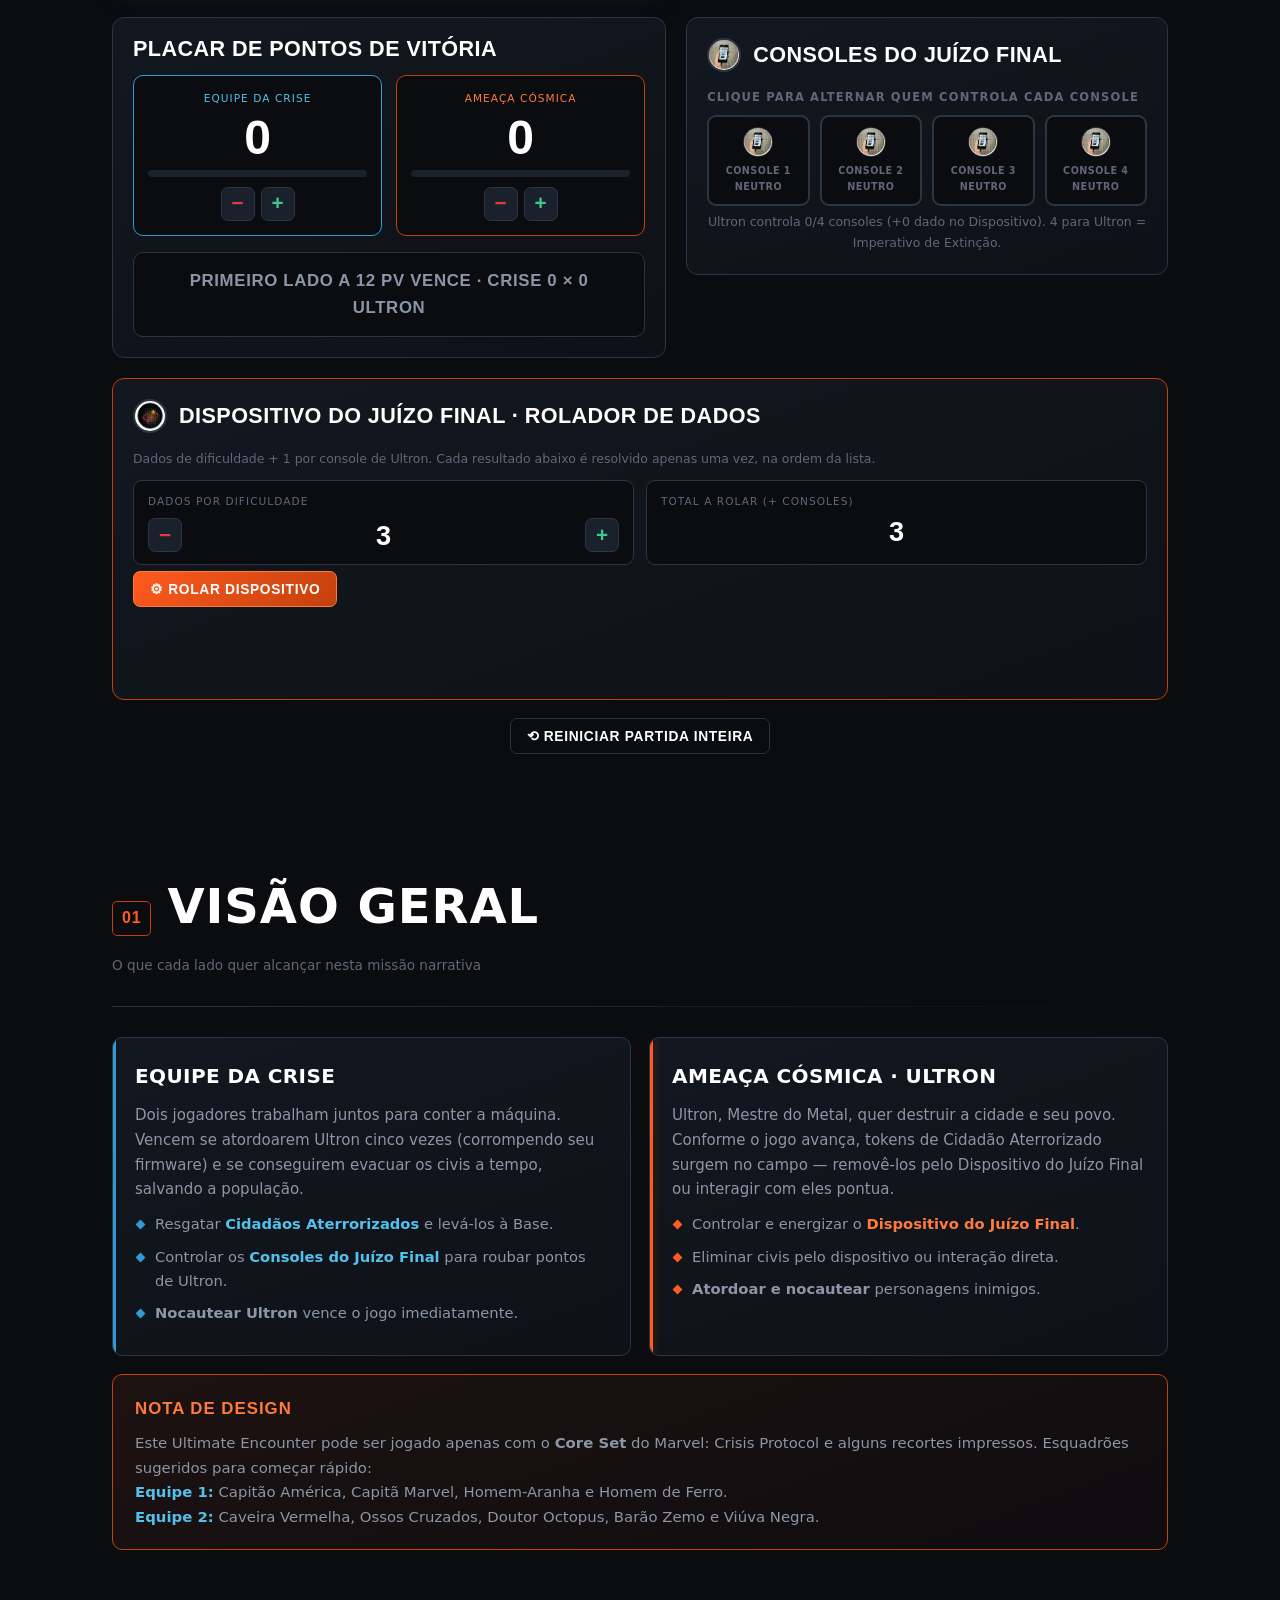
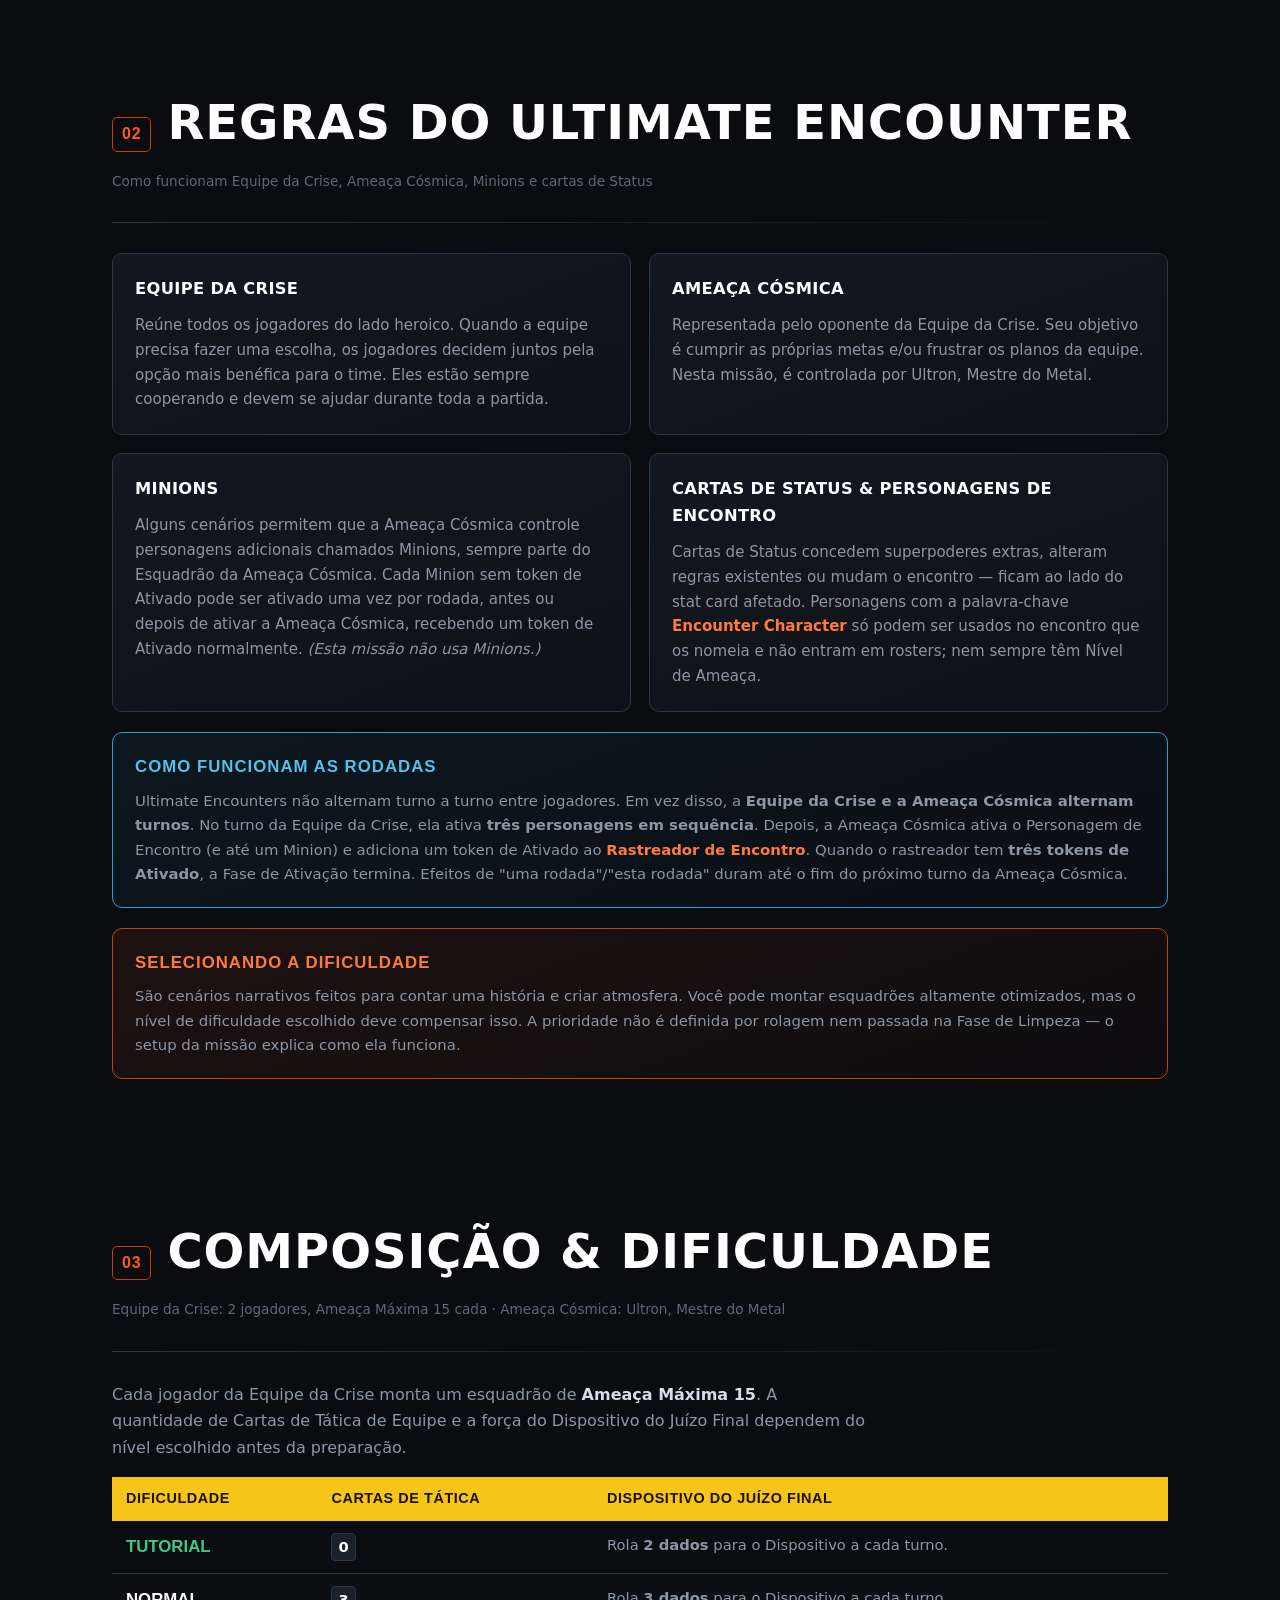
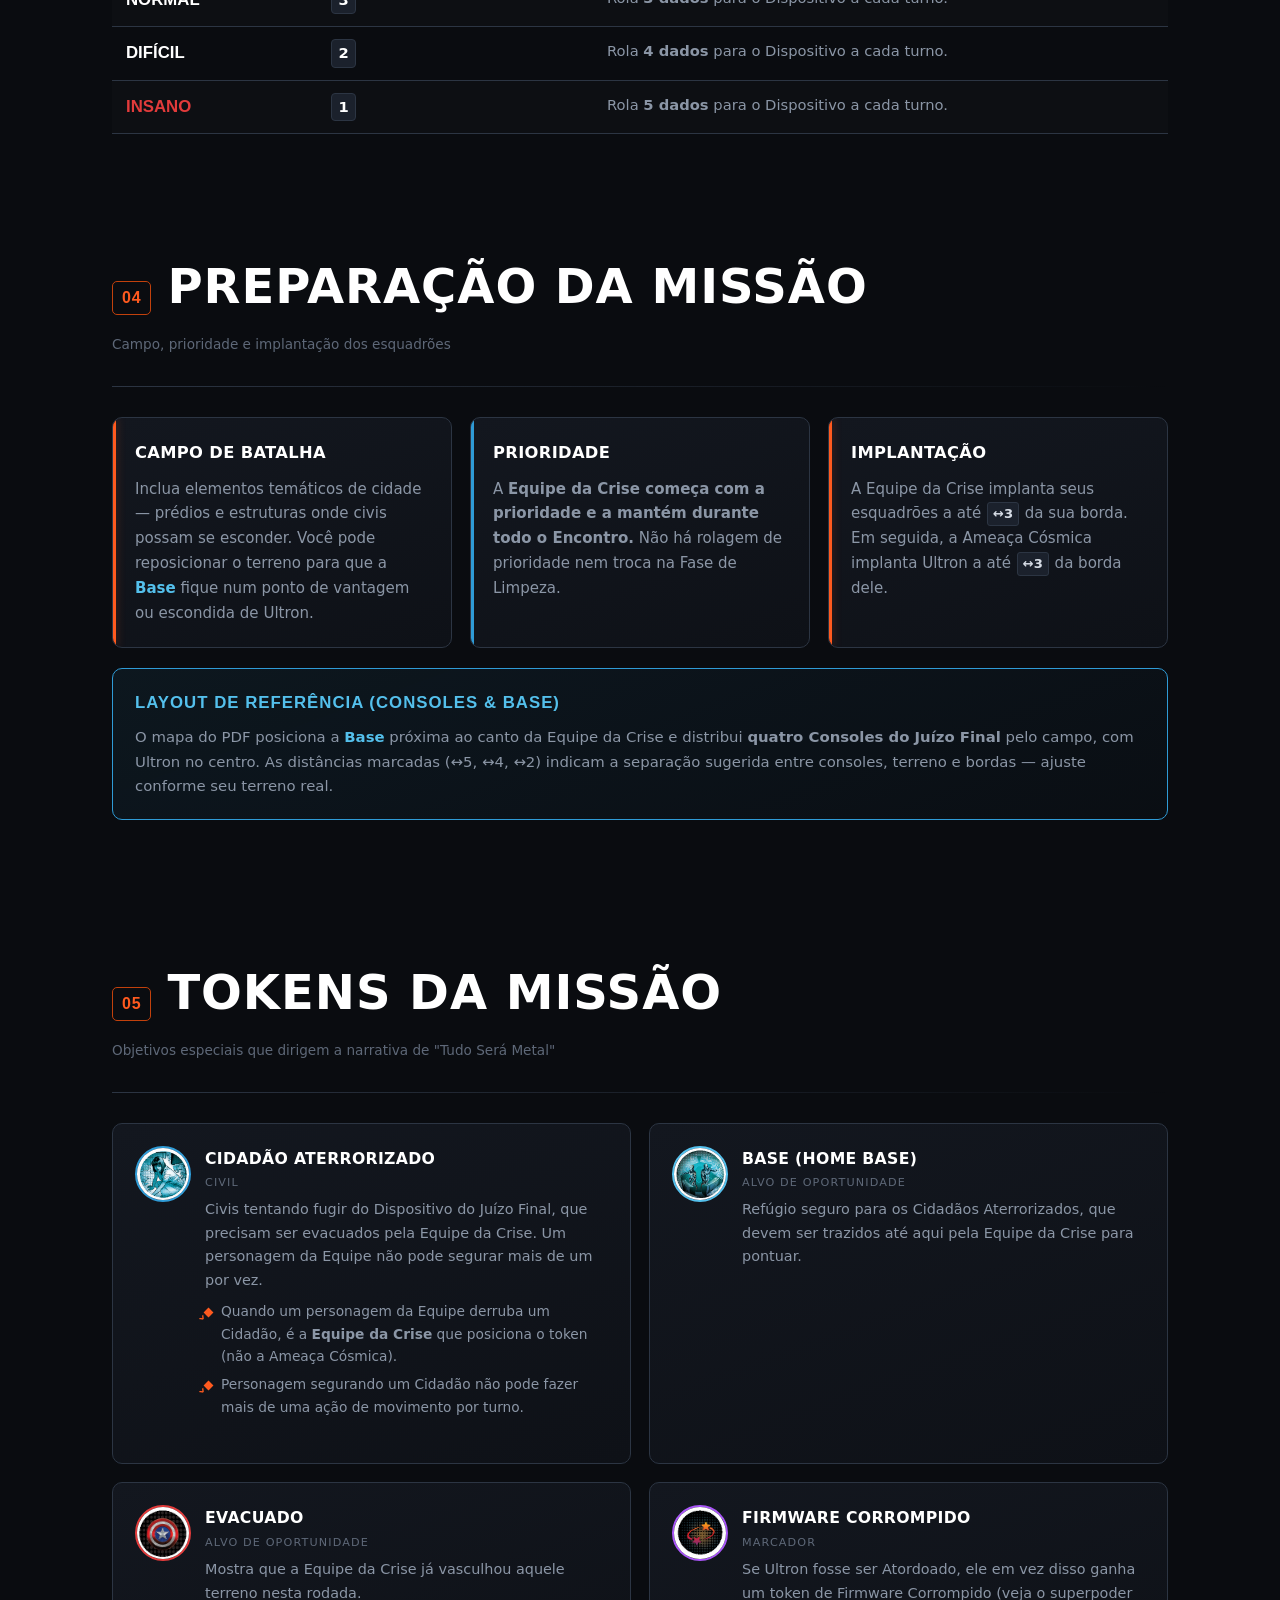
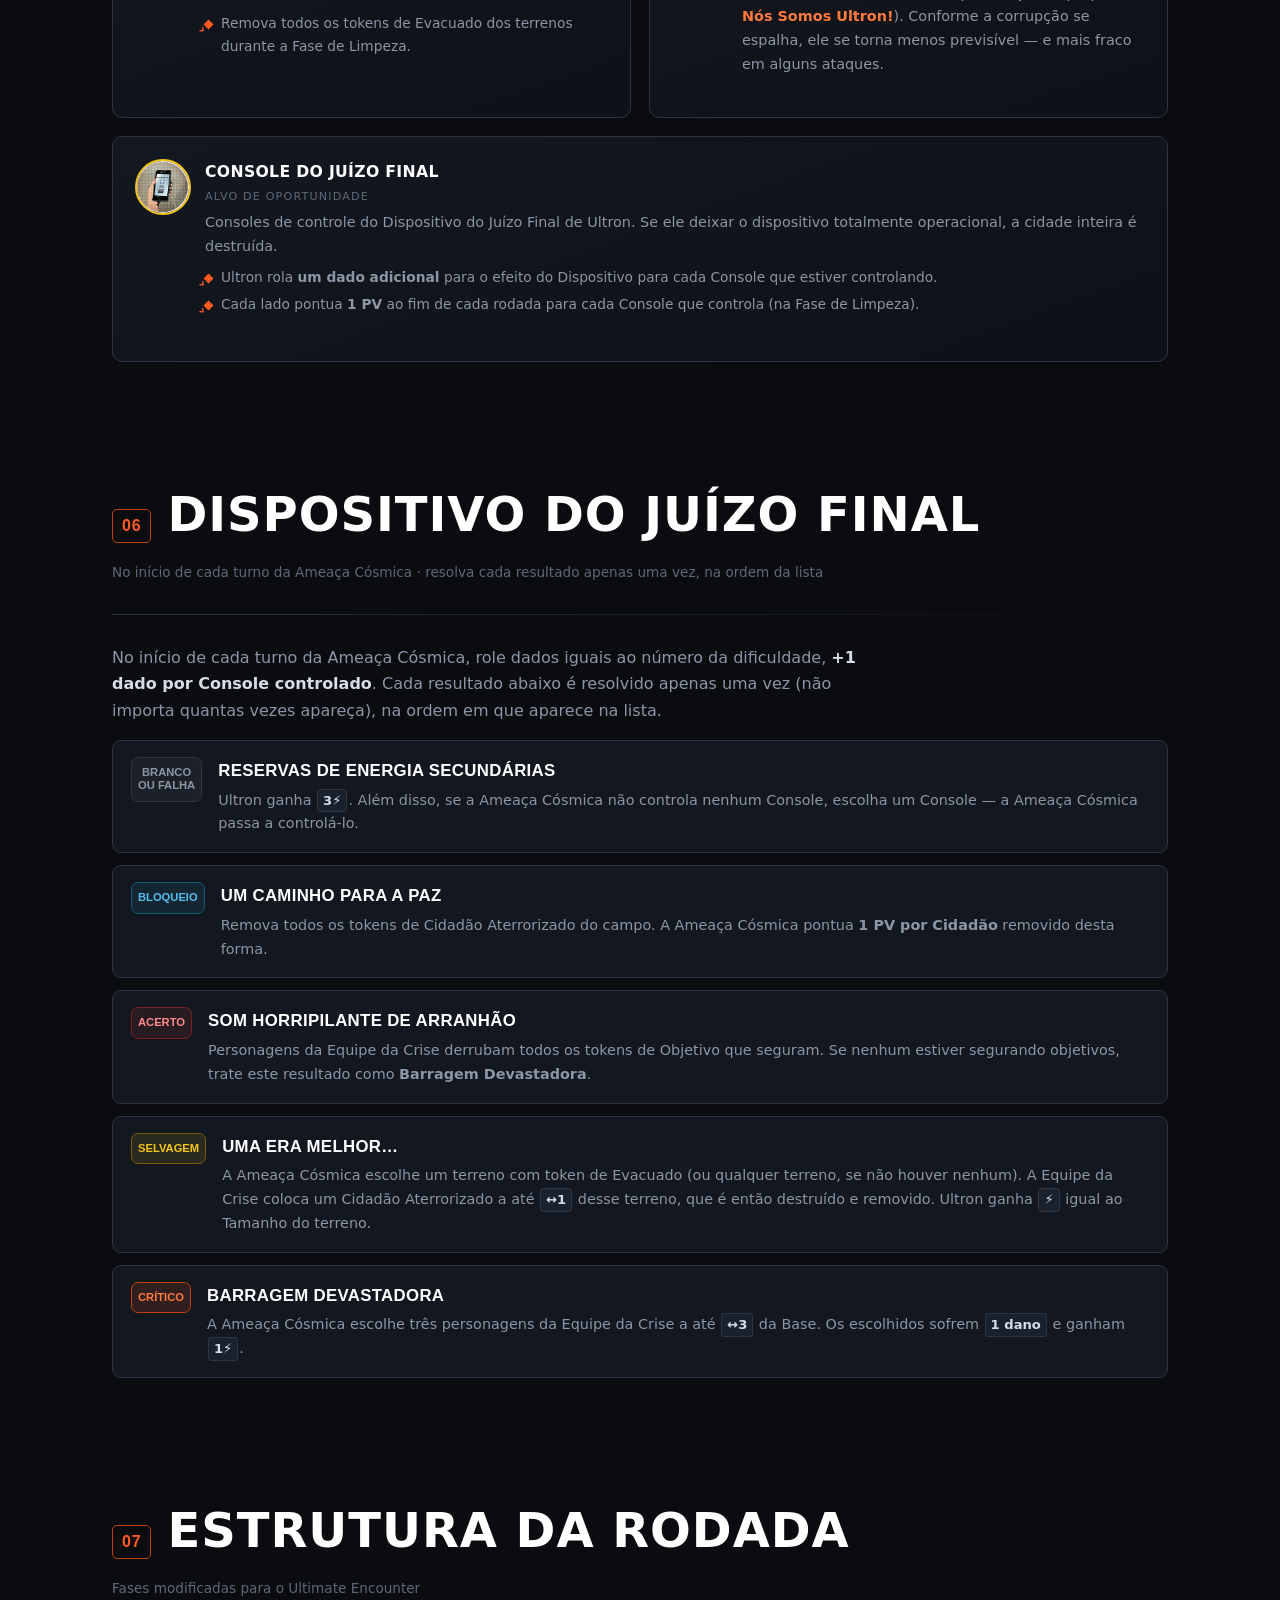
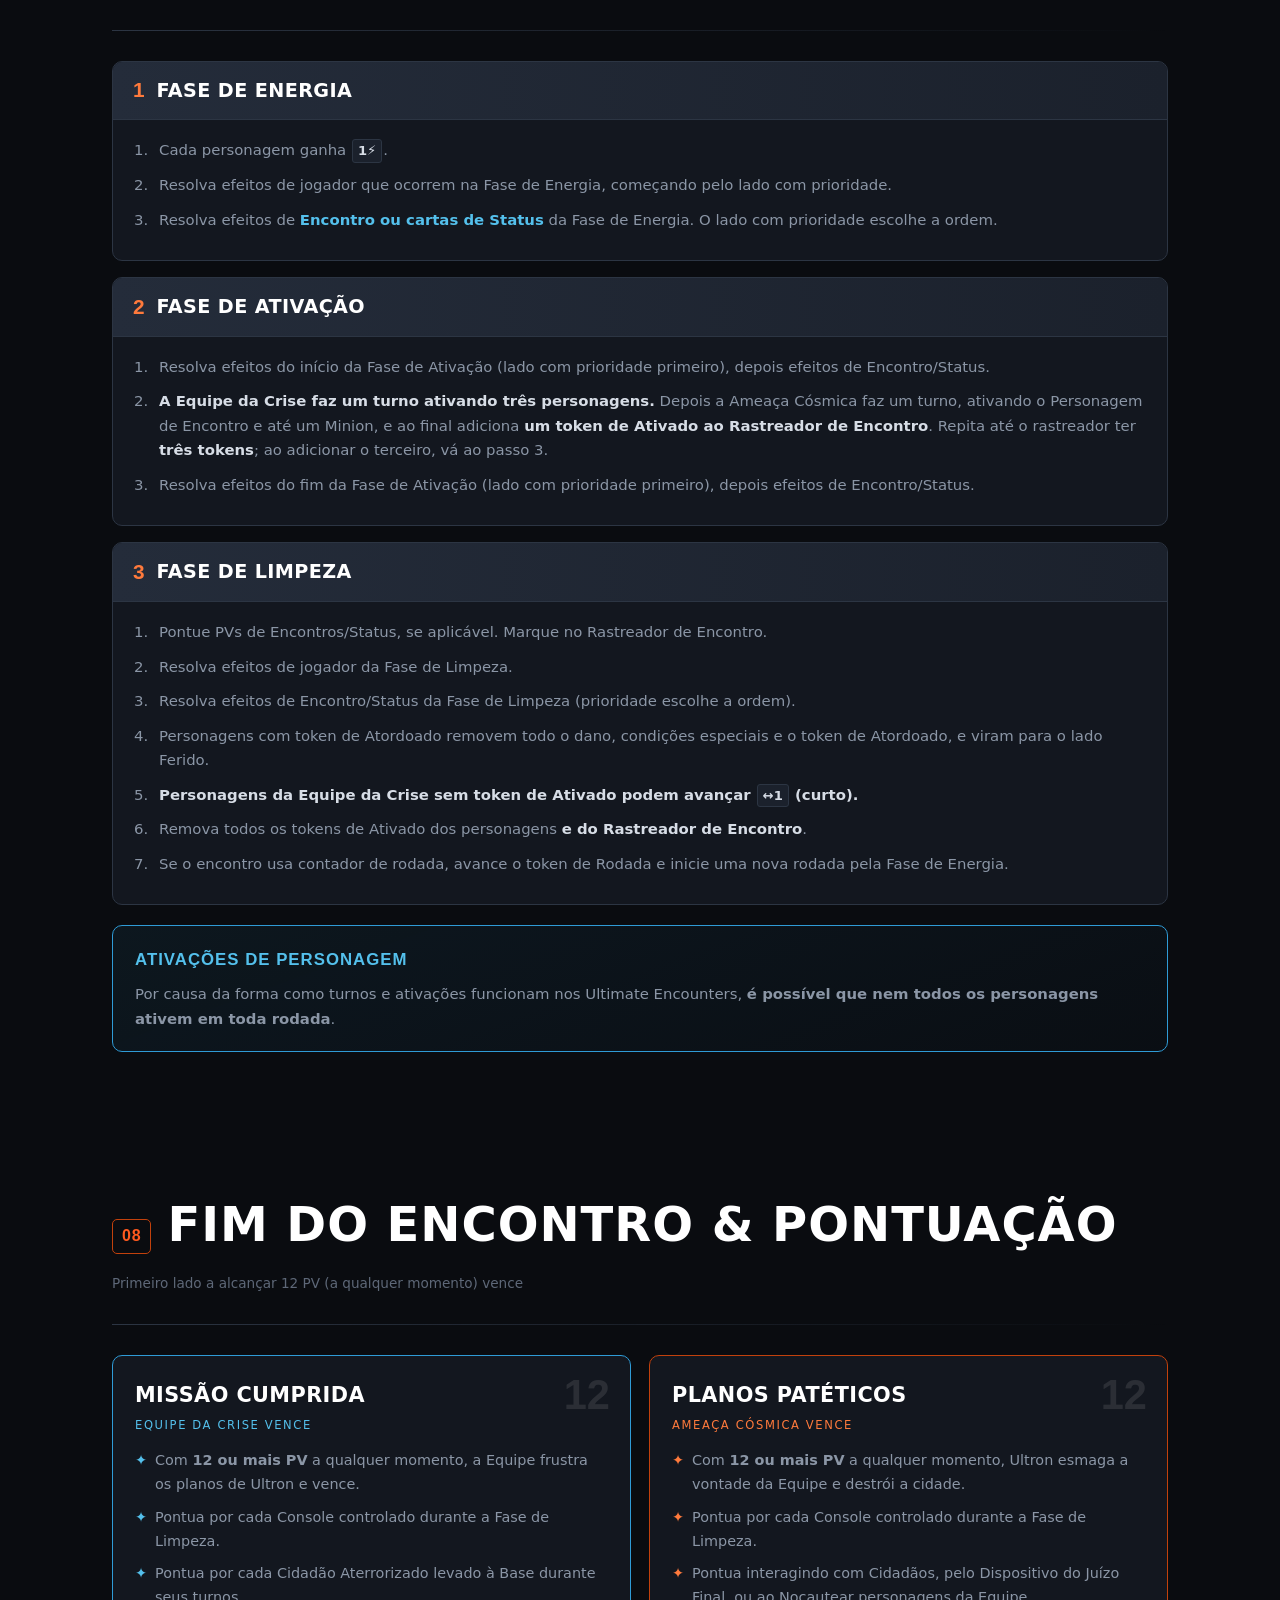
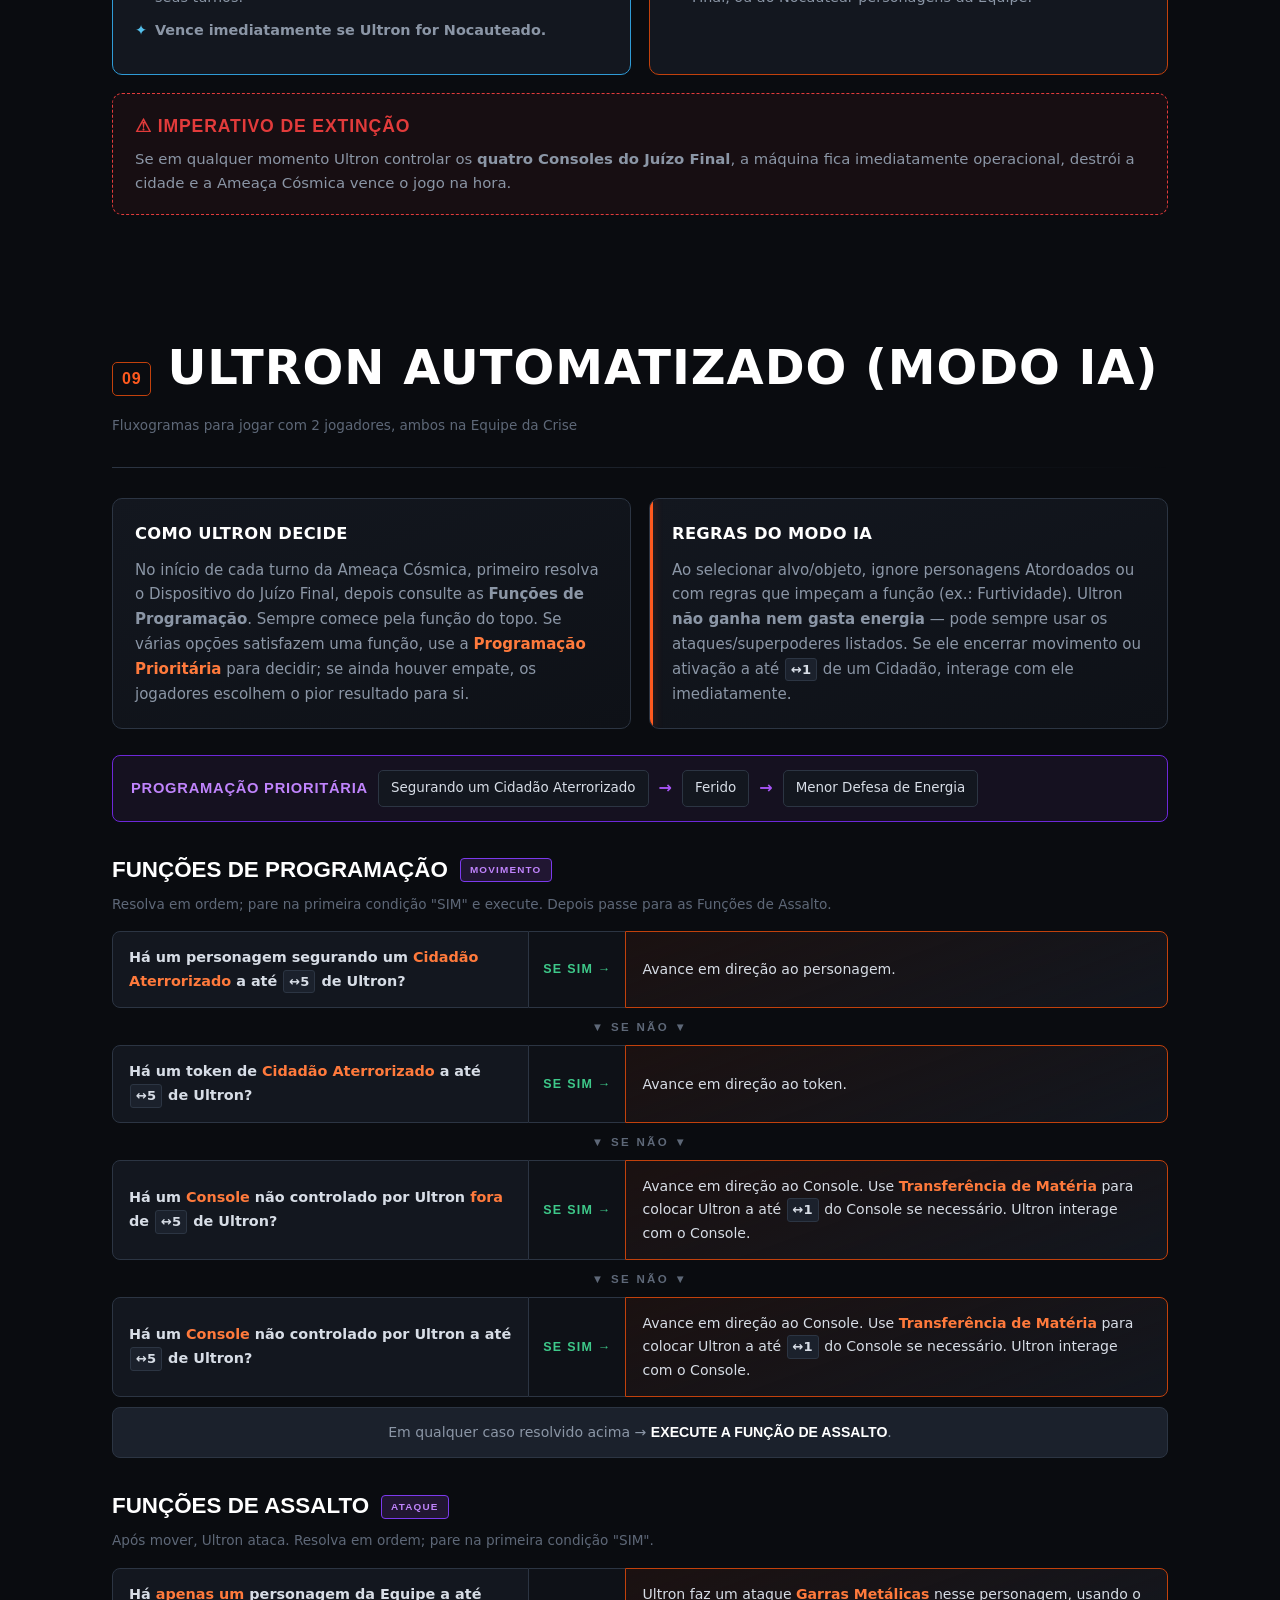
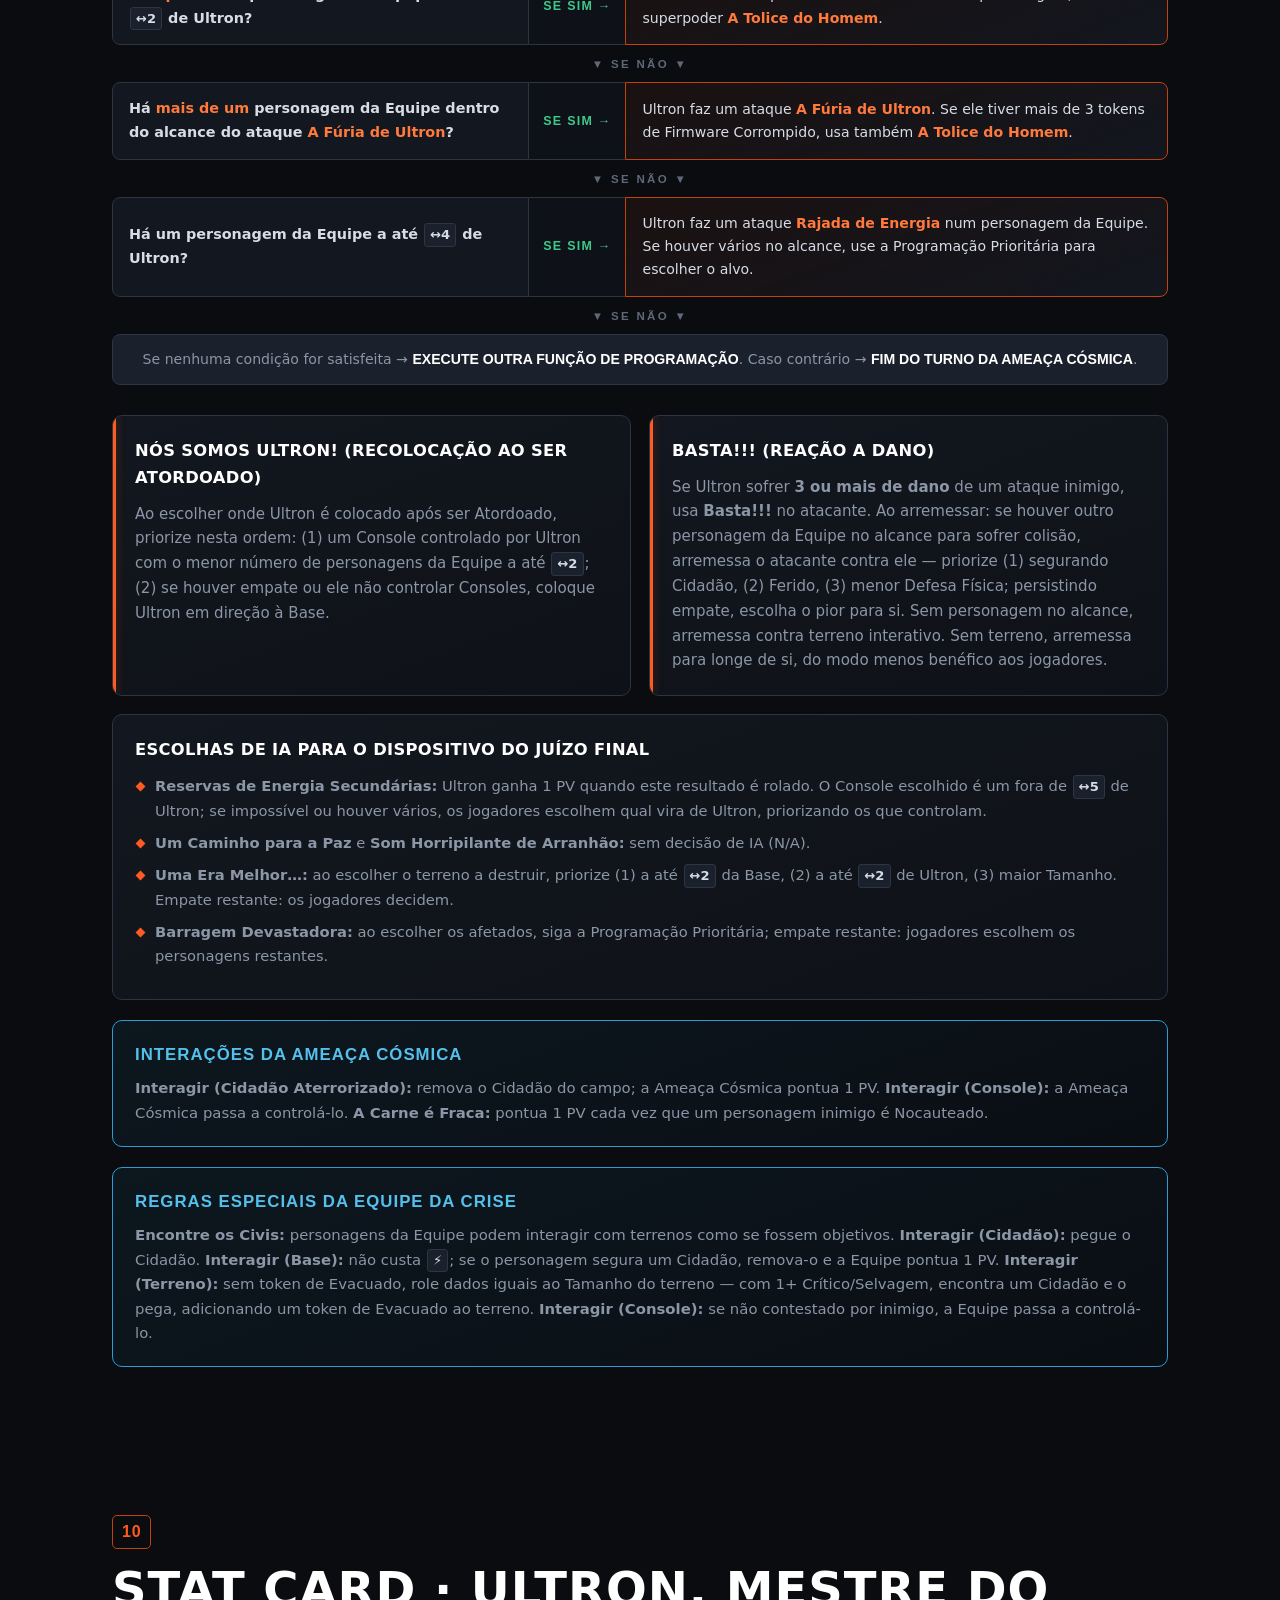
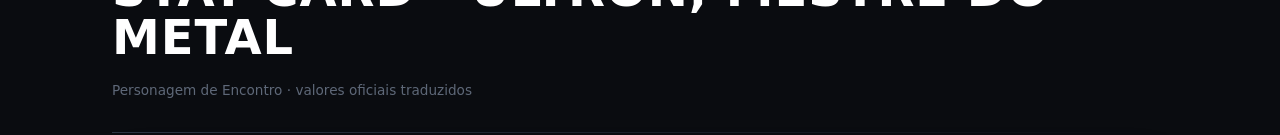
<file: ultron.html>
<!DOCTYPE html><html lang="pt-BR"><head><meta charset="utf-8"><meta http-equiv="refresh" content="0; url=encontros/ultron.html"><link rel="canonical" href="encontros/ultron.html"><title>Redirecionando</title></head><body><a href="encontros/ultron.html">Página movida para encontros/ultron.html</a></body></html>
</file>
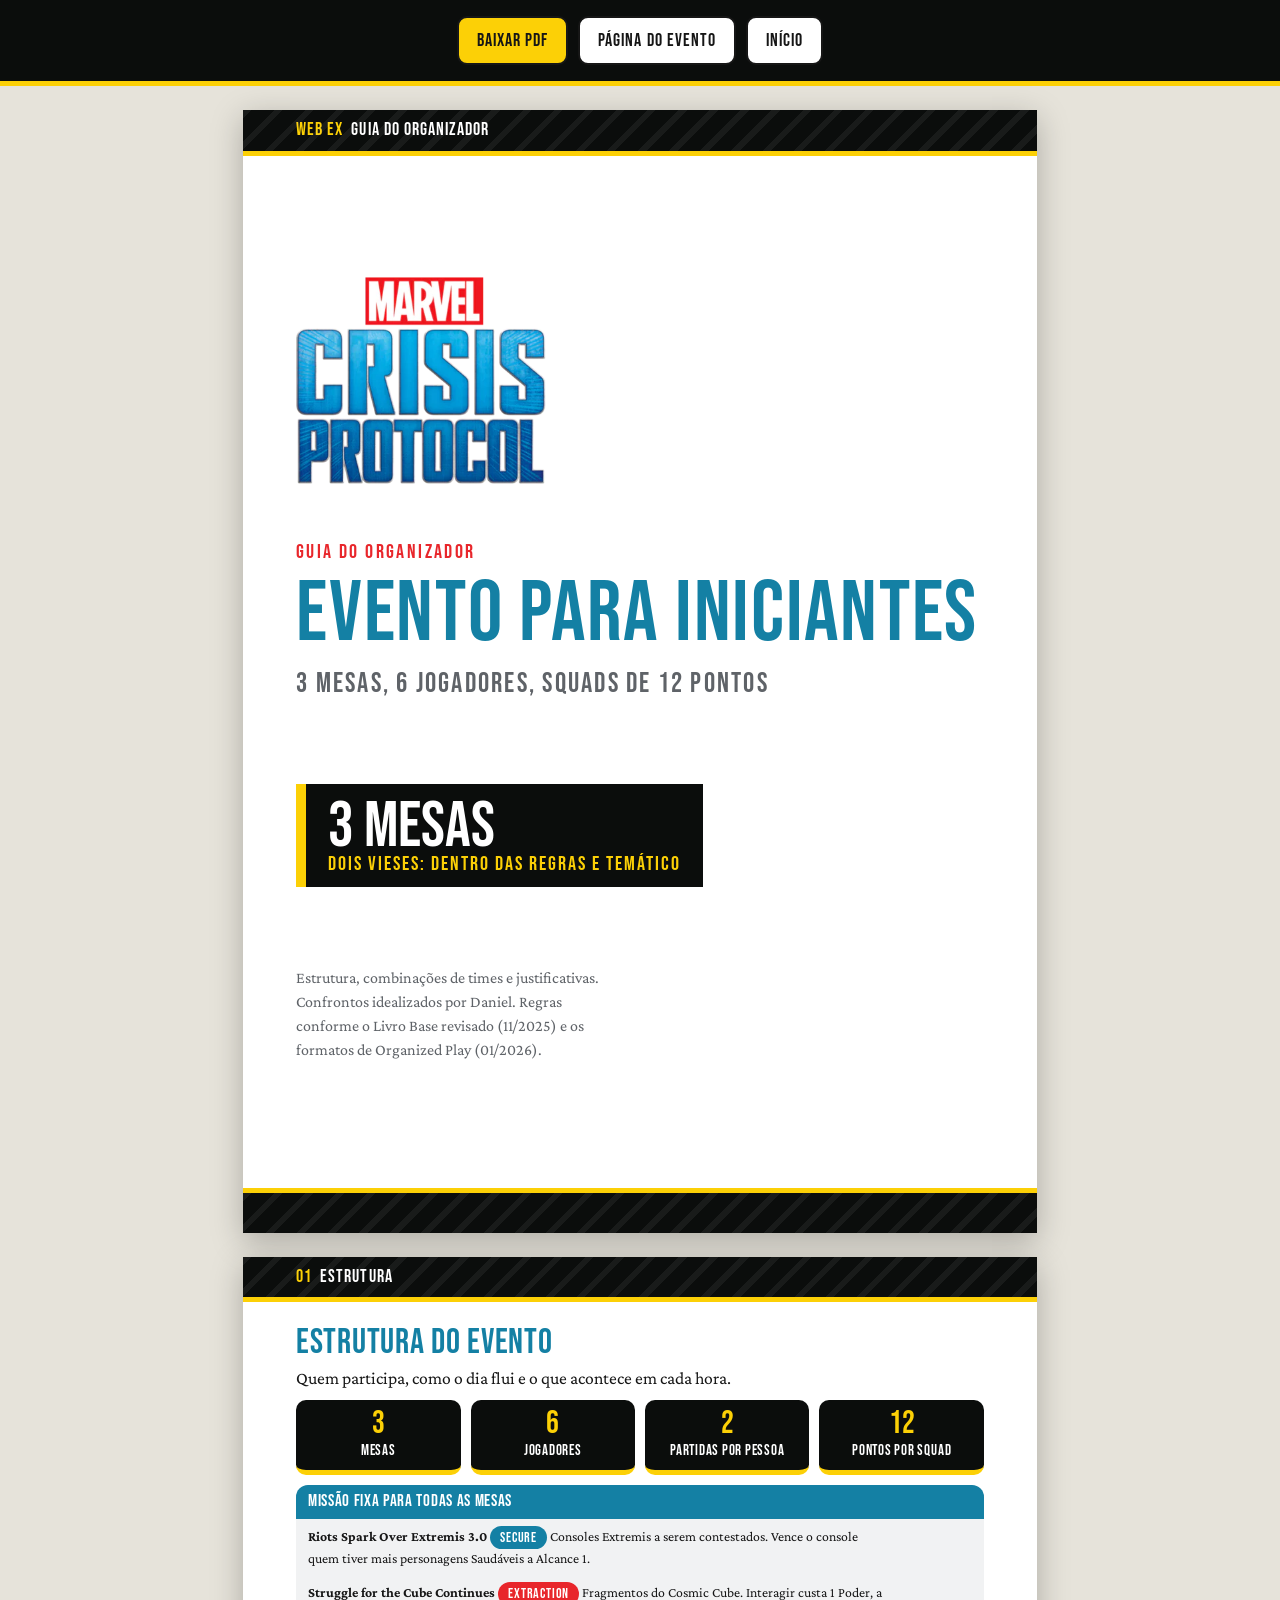
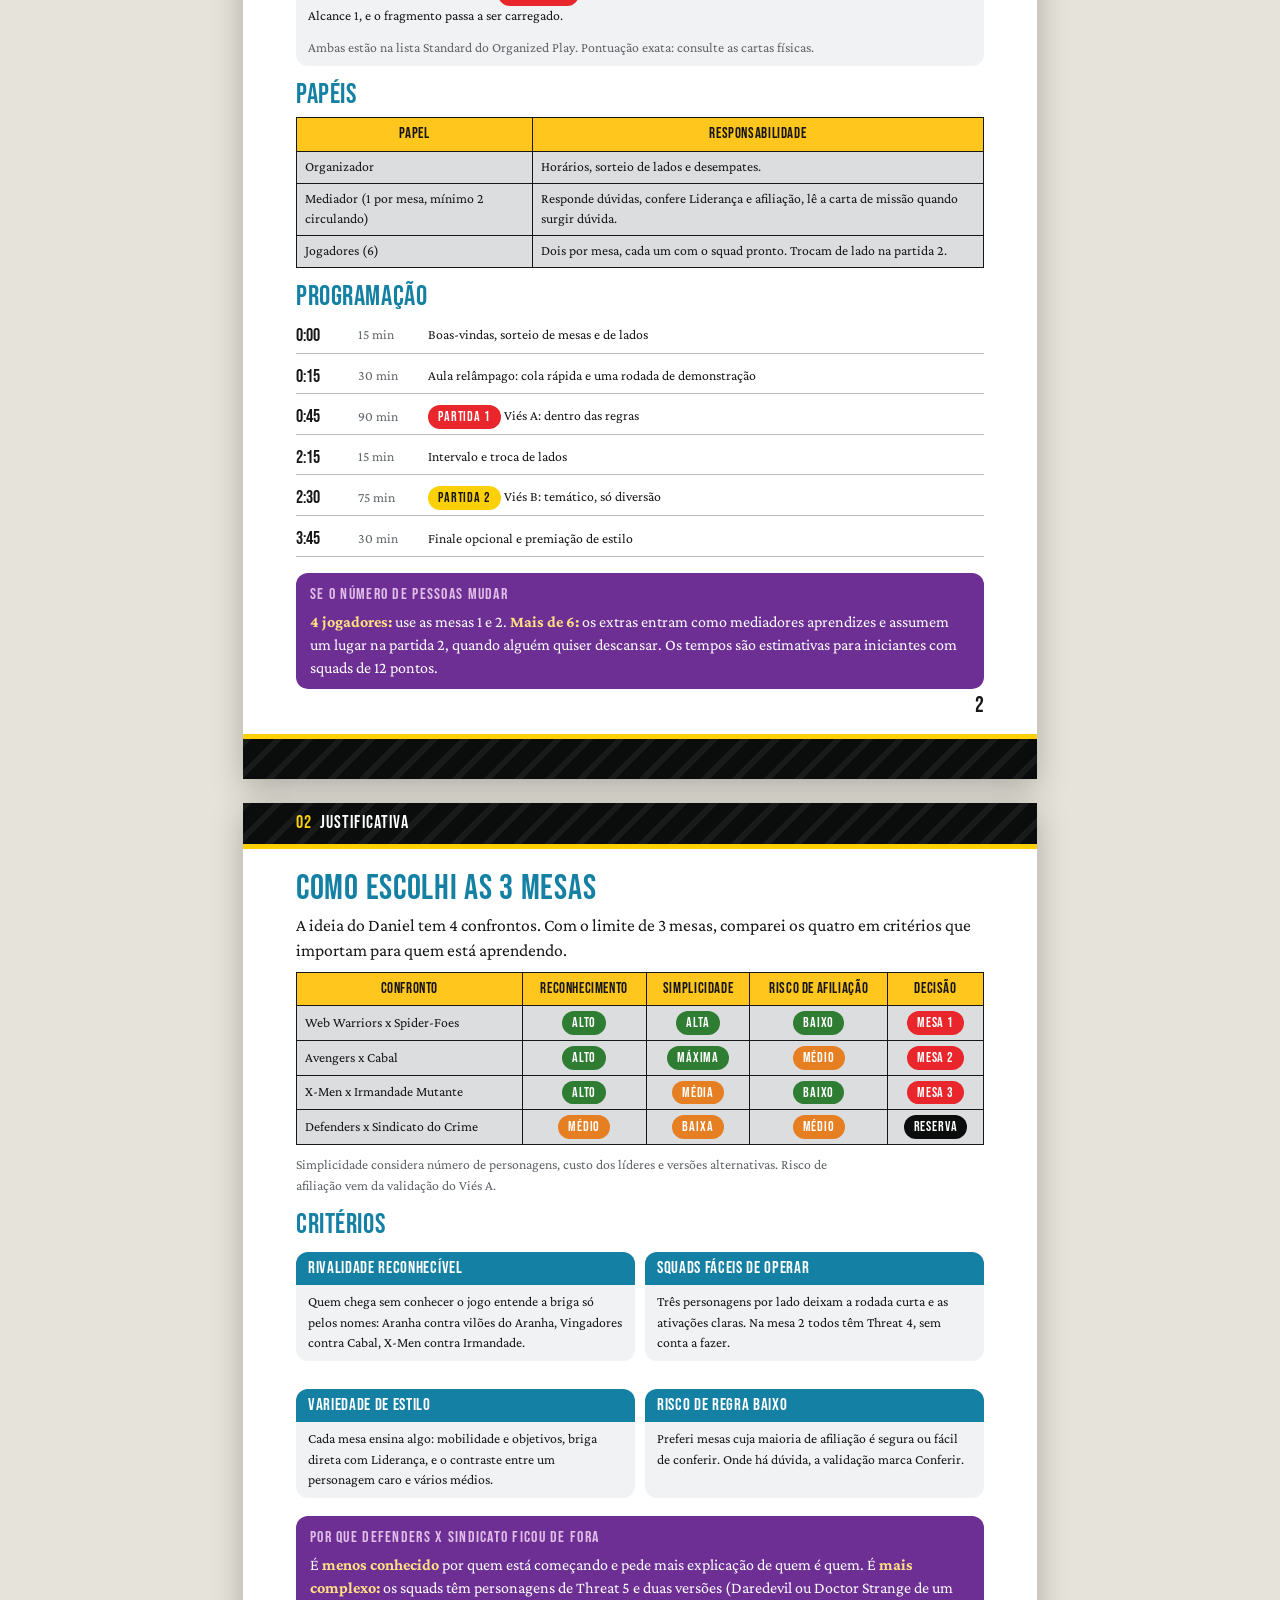
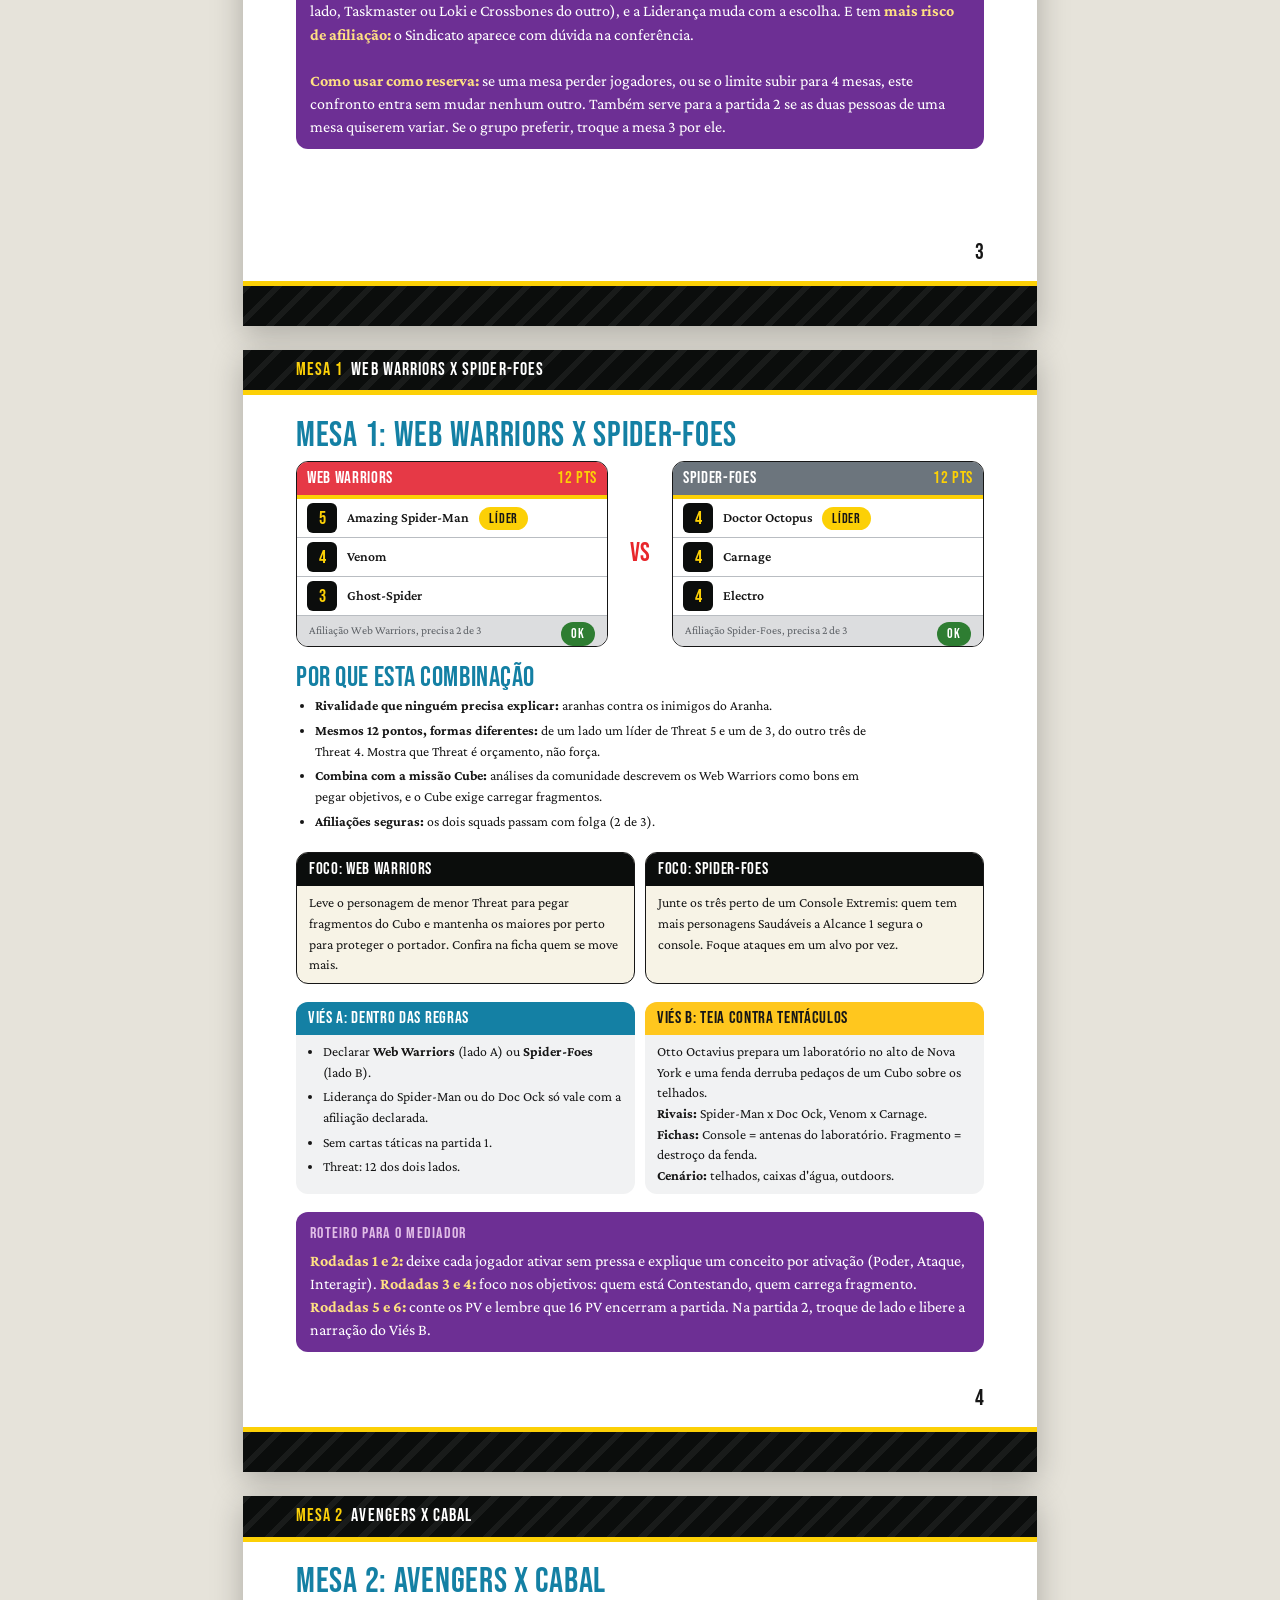
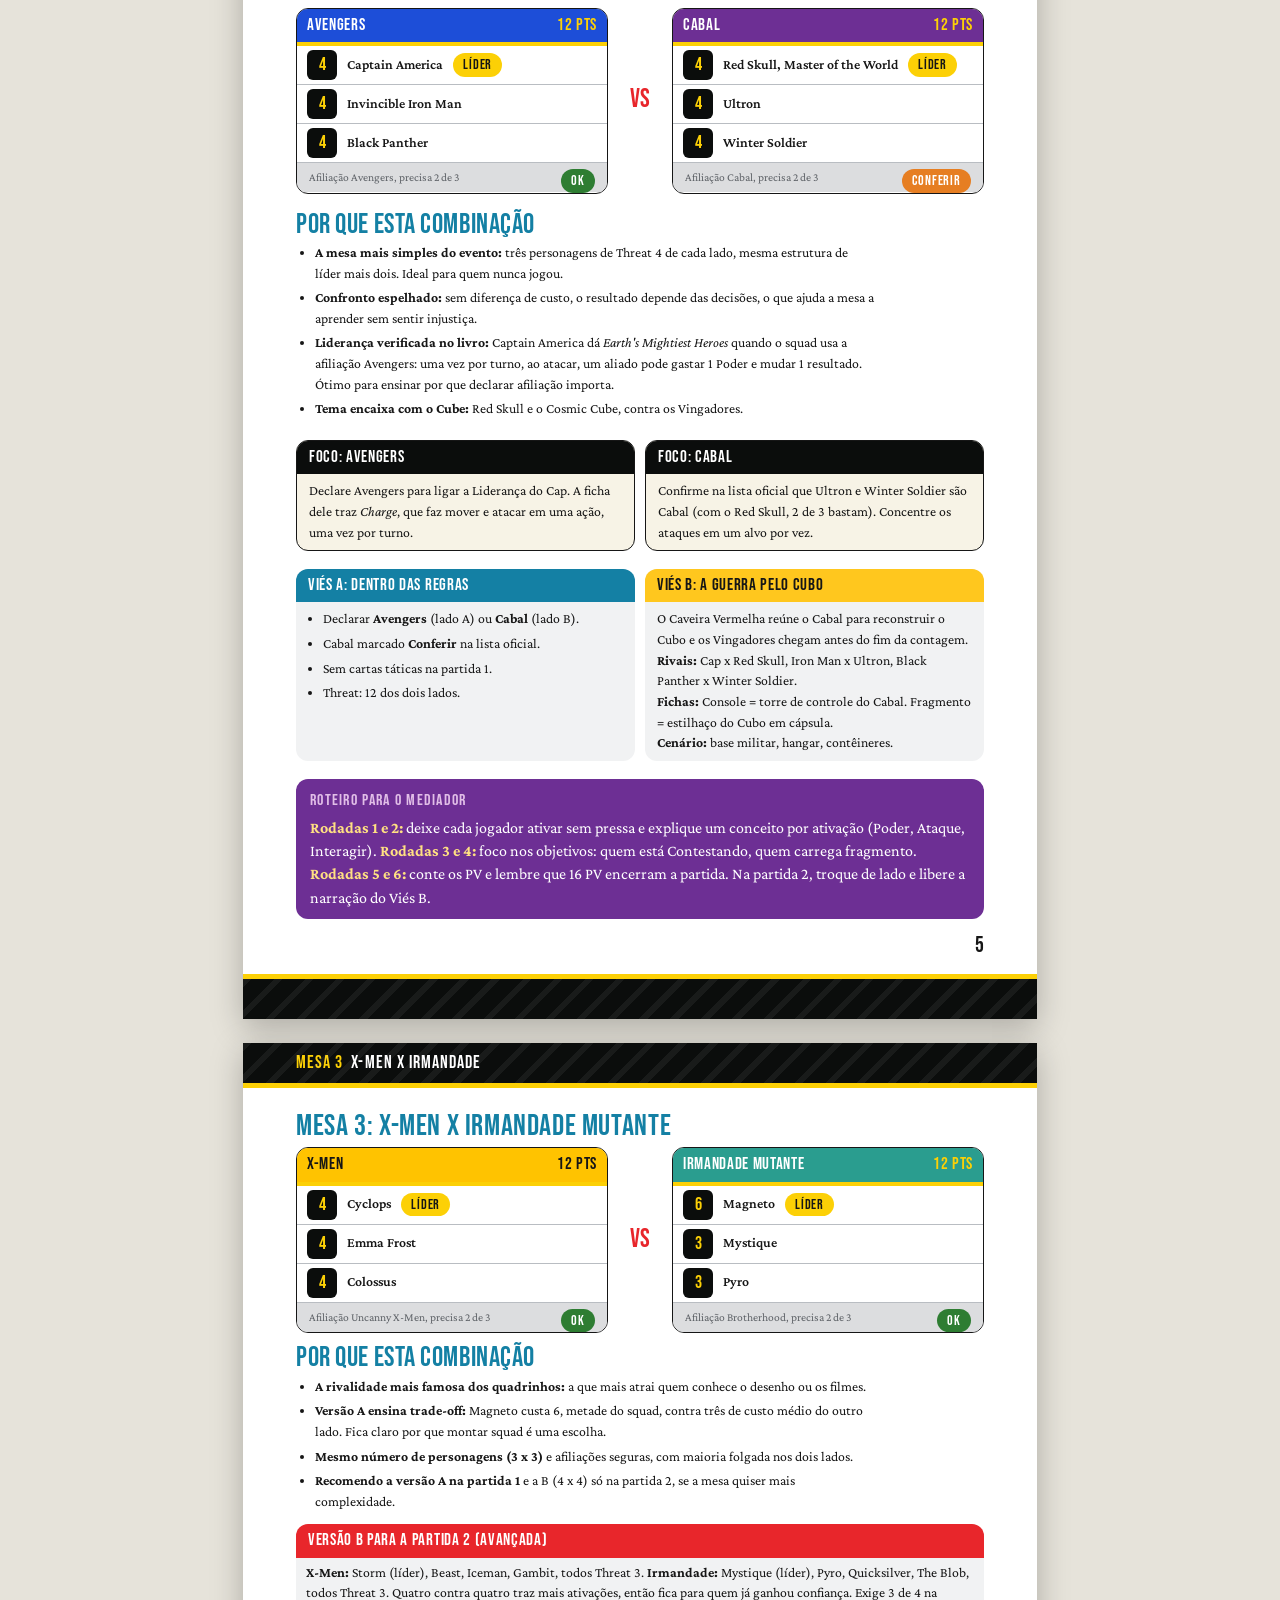
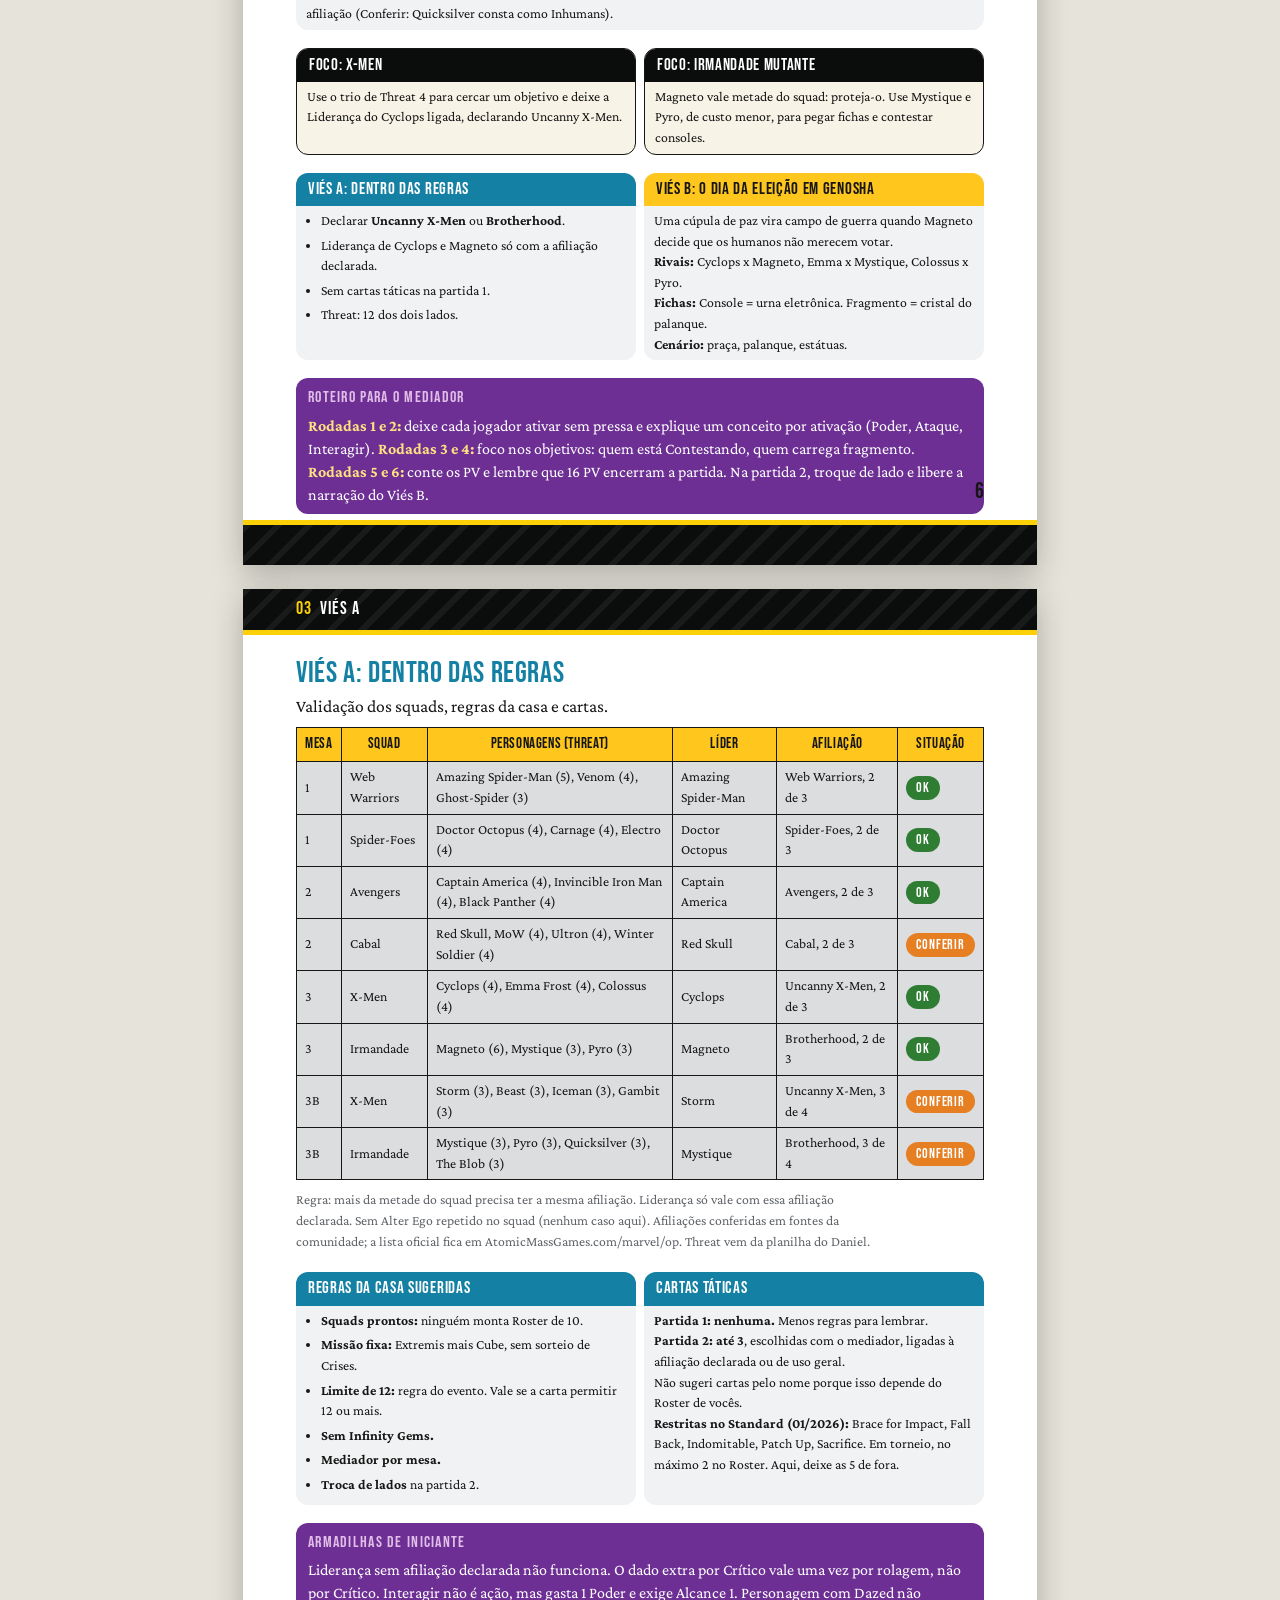
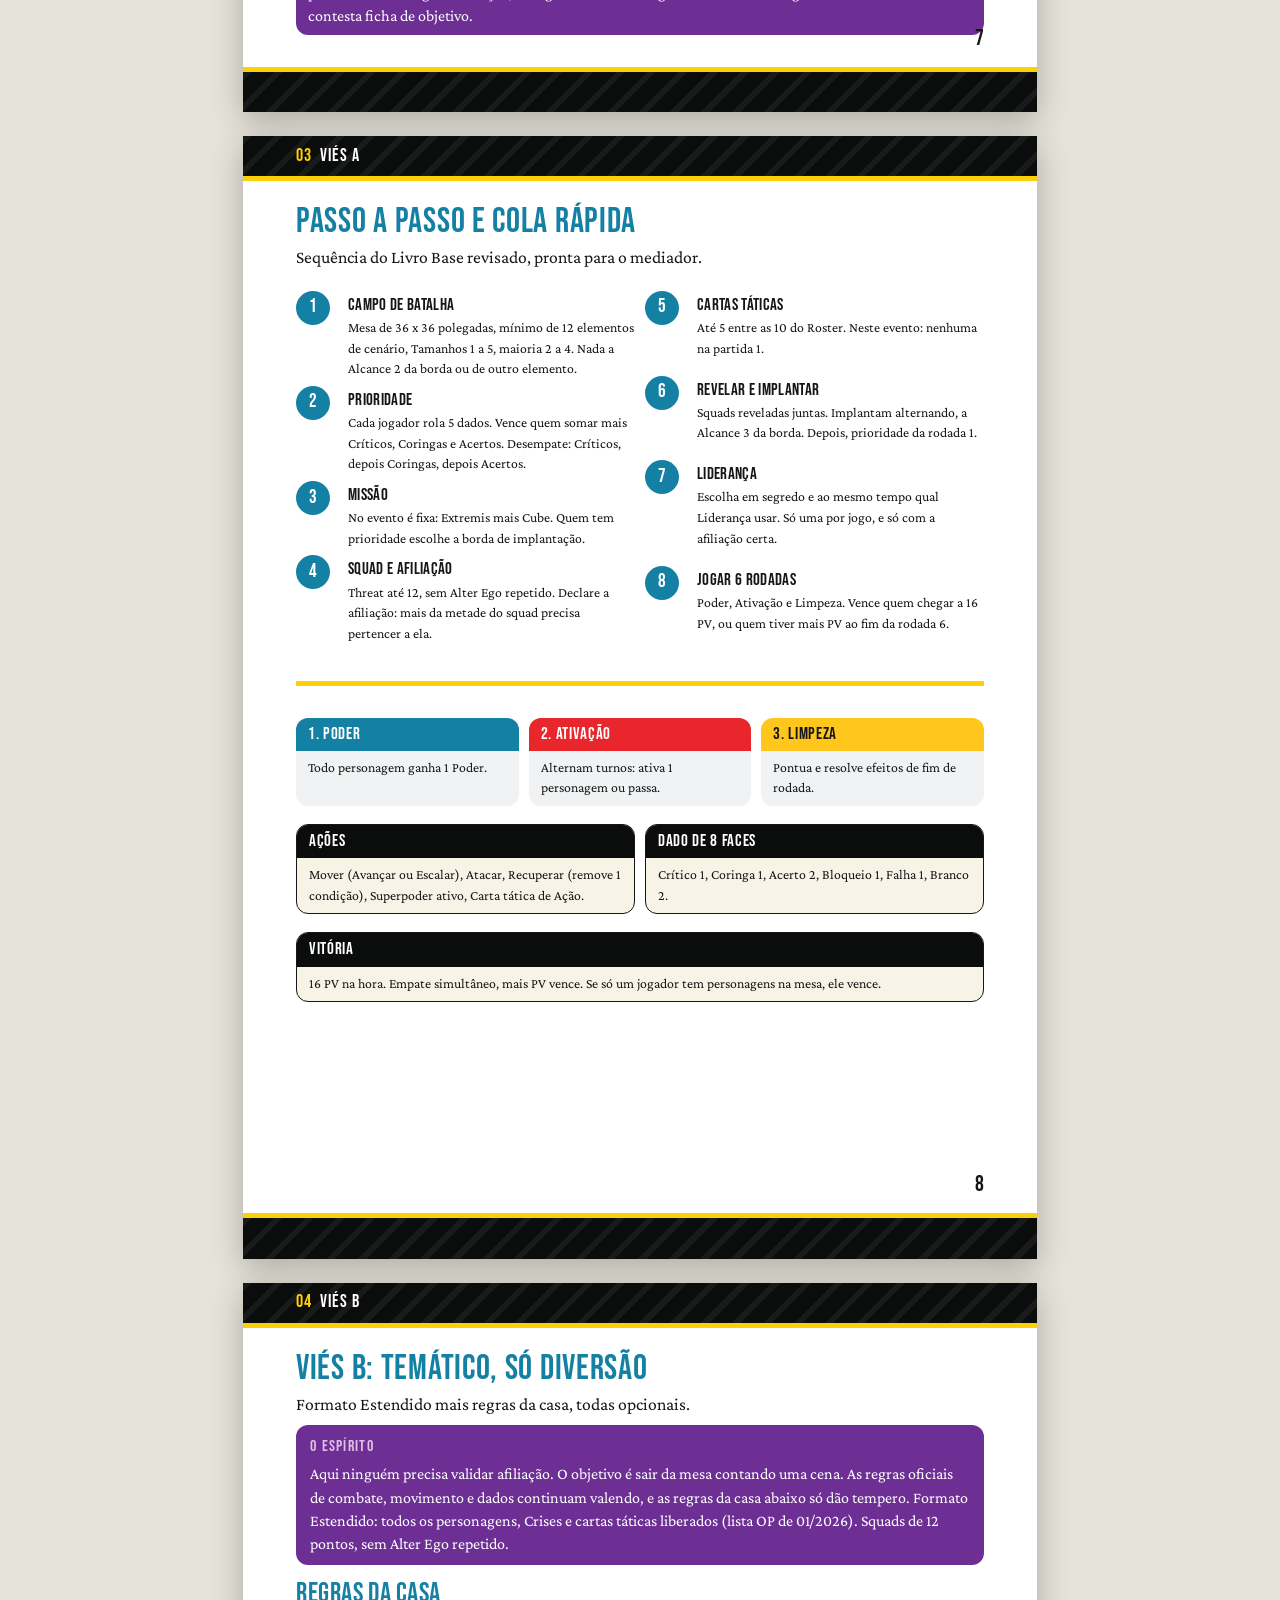
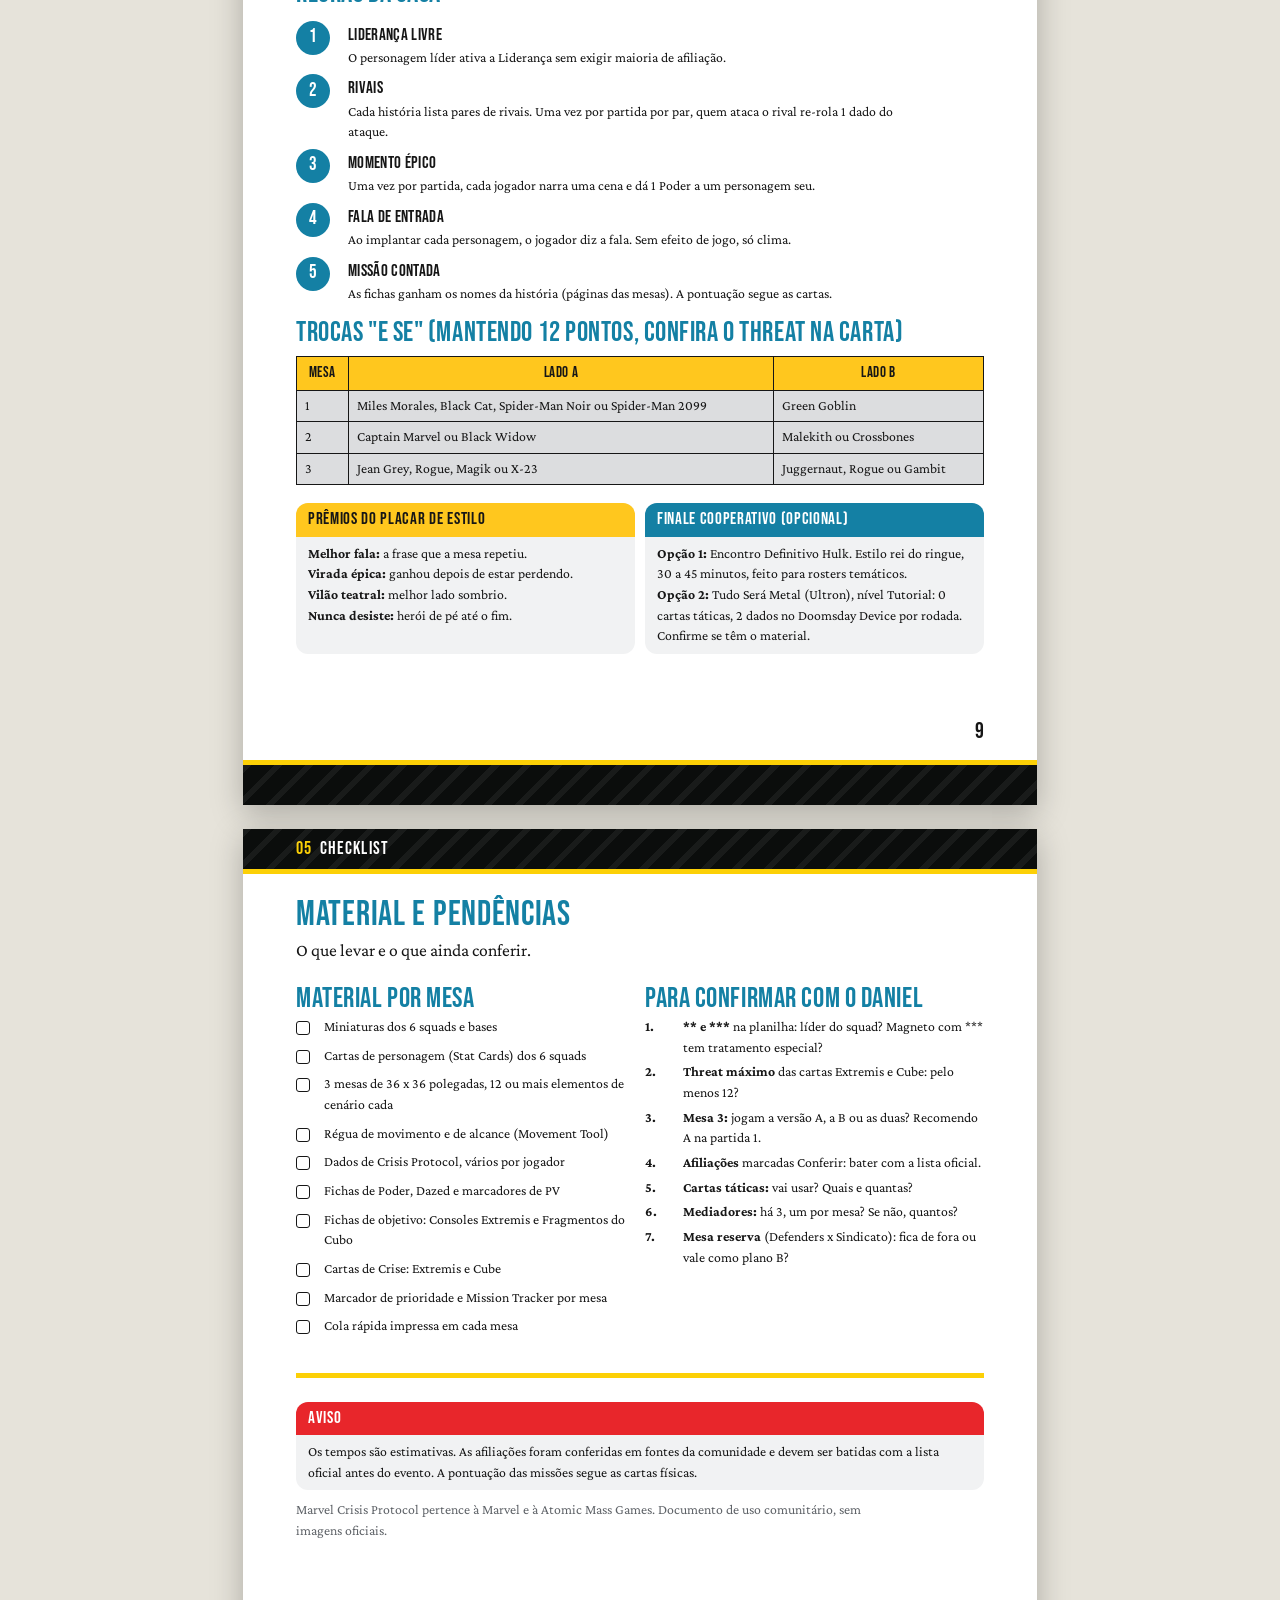
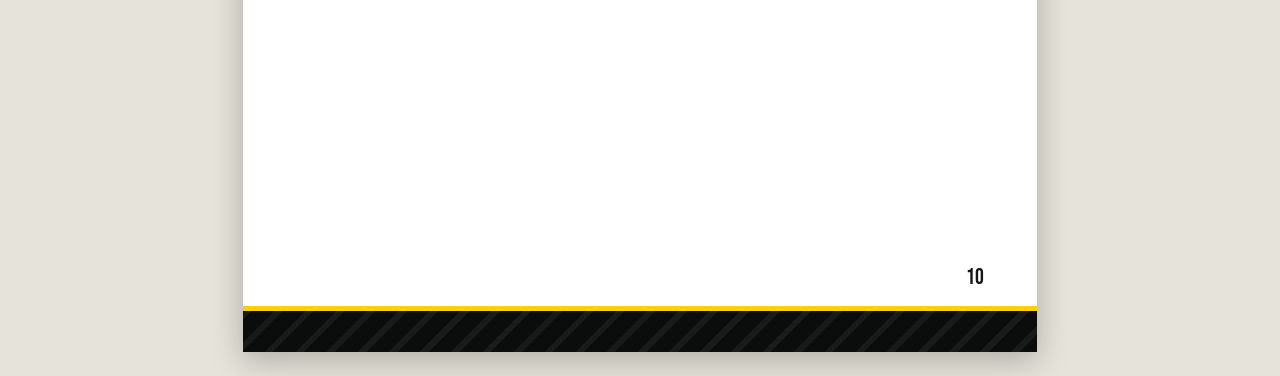
<file: eventos/bootcamp-2026/guia.html>
<!DOCTYPE html>
<html lang="pt-BR">
<head>
<meta charset="utf-8">
<meta name="viewport" content="width=device-width, initial-scale=1, viewport-fit=cover">
<title>Marvel Crisis Protocol: Evento para Iniciantes — guia do organizador</title>
<link rel="stylesheet" href="../../assets/css/mcp-ds.css">

<style>
.page { font-size: 13.5px; height: var(--page-h); padding-top: calc(var(--band-h) + 6mm); padding-bottom: calc(var(--band-h) + 6mm); }
.page h1 { font-size: 2.2rem; margin-bottom: 6px; } .page h2 { margin-top: 14px; margin-bottom: 4px; } .page .lead { font-size: 1.1rem; margin-bottom: 8px; }
.page .note, .page .stat, .page .example, .page table.mcp { margin: 8px 0 10px; } .page .grid-2, .page .grid-3 { gap: 10px; }
.page .example { padding: 10px 14px; } .page .note__body, .page .stat__body { padding: 7px 12px; } .page .note__head, .page .stat__bar { font-size: 1.05rem; padding: 4px 12px; }
.page .steps { gap: 6px; } .page .step h3 { margin: 2px 0 0; font-size: 1.05rem; }
.page .squad__row { padding: 4px 10px; } .page .squad__head { font-size: 1.05rem; padding: 4px 10px; }
.page .kpi b { font-size: 2rem; } .page .kpis { margin-bottom: 10px; } .page .slot { padding: 3px 0; }
.page table.mcp td, .page table.mcp th { padding: 5px 8px; } .page table.mcp th { font-size: .95rem; }
.page.dense { font-size: 11.5px; } .page.dense h1 { font-size: 1.9rem; } .page.dense .example { padding: 8px 12px; } .page.dense .versus { margin: 4px 0 8px; } .page.dense .note__body, .page.dense .stat__body { padding: 5px 10px; } .page.dense .grid-2 { gap: 8px; } .page.dense h2 { margin-top: 10px; }
.tight p { margin-bottom: 6px; } .tight ul { margin-bottom: 6px; } h2.first { margin-top: var(--s-3); }
/* capa branca */
.cover-white { background: #fff; color: var(--mcp-ink); }
.cover-white .cover__body { padding: 26mm var(--page-pad) 24mm; }
.cover-white .cover__logo { width: 66mm; height: auto; display: block; }
.cover-white .cover__kicker { color: var(--mcp-red); margin-top: 14mm; }
.cover-white .cover__title { color: var(--mcp-ink); text-shadow: none; font-size: 5.4rem; }
.cover-white .cover__title .blue { color: var(--mcp-teal); }
.cover-white .cover__sub { color: var(--mcp-mute); }
.cover-white .cover__meta { color: var(--mcp-mute); }
.cover-white .cover__plate { color: #fff; }
</style>
</head>

<body>
<div class="doc-actions"><a class="btn" href="MCP_Evento_Iniciantes_Guia.pdf" download>Baixar PDF</a><a class="btn btn--ghost" href="index.html">Página do evento</a><a class="btn btn--ghost" href="../../index.html">Início</a></div>
<section class="page cover cover-white"><div class="band band--top"><div class="tag"><b>WEB EX</b> GUIA DO ORGANIZADOR</div></div>
<div class="cover__body"><div>
<img class="cover__logo" src="../../assets/img/logo-mcp.png" alt="Marvel Crisis Protocol">
<div class="cover__kicker">Guia do organizador</div>
<h1 class="cover__title"><span class="blue">Evento para Iniciantes</span></h1>
<div class="cover__sub">3 mesas, 6 jogadores, squads de 12 pontos</div>
</div>
<div class="cover__plate">3 mesas<small>Dois vieses: dentro das regras e temático</small></div>
<p class="cover__meta">Estrutura, combinações de times e justificativas. Confrontos idealizados por Daniel. Regras conforme o Livro Base revisado (11/2025) e os formatos de Organized Play (01/2026).</p>
</div><div class="band band--bottom"></div></section>

<section class="page "><div class="band band--top"><div class="tag"><b>01</b> ESTRUTURA</div></div>

<h1>Estrutura do evento</h1>
<p class="lead">Quem participa, como o dia flui e o que acontece em cada hora.</p>
<div class="kpis">
<div class="kpi"><b>3</b><span>Mesas</span></div>
<div class="kpi"><b>6</b><span>Jogadores</span></div>
<div class="kpi"><b>2</b><span>Partidas por pessoa</span></div>
<div class="kpi"><b>12</b><span>Pontos por squad</span></div>
</div>
<div class="note"><div class="note__head">Missão fixa para todas as mesas</div><div class="note__body">
<p><strong>Riots Spark Over Extremis 3.0</strong> <span class="pill">Secure</span> Consoles Extremis a serem contestados. Vence o console quem tiver mais personagens Saudáveis a Alcance 1.</p>
<p><strong>Struggle for the Cube Continues</strong> <span class="pill pill--red">Extraction</span> Fragmentos do Cosmic Cube. Interagir custa 1 Poder, a Alcance 1, e o fragmento passa a ser carregado.</p>
<p class="small mute" style="margin:0">Ambas estão na lista Standard do Organized Play. Pontuação exata: consulte as cartas físicas.</p>
</div></div>
<h2>Papéis</h2>
<table class="mcp left">
<tr><th>Papel</th><th>Responsabilidade</th></tr>
<tr><td>Organizador</td><td>Horários, sorteio de lados e desempates.</td></tr>
<tr><td>Mediador (1 por mesa, mínimo 2 circulando)</td><td>Responde dúvidas, confere Liderança e afiliação, lê a carta de missão quando surgir dúvida.</td></tr>
<tr><td>Jogadores (6)</td><td>Dois por mesa, cada um com o squad pronto. Trocam de lado na partida 2.</td></tr>
</table>
<h2>Programação</h2>
<div class="sched">
<div class="slot"><b>0:00</b><i>15 min</i><span>Boas-vindas, sorteio de mesas e de lados</span></div>
<div class="slot"><b>0:15</b><i>30 min</i><span>Aula relâmpago: cola rápida e uma rodada de demonstração</span></div>
<div class="slot"><b>0:45</b><i>90 min</i><span><span class="pill pill--red">Partida 1</span> Viés A: dentro das regras</span></div>
<div class="slot"><b>2:15</b><i>15 min</i><span>Intervalo e troca de lados</span></div>
<div class="slot"><b>2:30</b><i>75 min</i><span><span class="pill pill--gold">Partida 2</span> Viés B: temático, só diversão</span></div>
<div class="slot"><b>3:45</b><i>30 min</i><span>Finale opcional e premiação de estilo</span></div>
</div>
<div class="example"><span class="label">Se o número de pessoas mudar</span><b>4 jogadores:</b> use as mesas 1 e 2. <b>Mais de 6:</b> os extras entram como mediadores aprendizes e assumem um lugar na partida 2, quando alguém quiser descansar. Os tempos são estimativas para iniciantes com squads de 12 pontos.</div>

<div class="band band--bottom"></div><div class="page-num">2</div></section>
<section class="page "><div class="band band--top"><div class="tag"><b>02</b> JUSTIFICATIVA</div></div>

<h1>Como escolhi as 3 mesas</h1>
<p class="lead">A ideia do Daniel tem 4 confrontos. Com o limite de 3 mesas, comparei os quatro em critérios que importam para quem está aprendendo.</p>
<table class="mcp">
<tr><th>Confronto</th><th>Reconhecimento</th><th>Simplicidade</th><th>Risco de afiliação</th><th>Decisão</th></tr>
<tr><td>Web Warriors x Spider-Foes</td><td><span class="pill pill--ok">Alto</span></td><td><span class="pill pill--ok">Alta</span></td><td><span class="pill pill--ok">Baixo</span></td><td><span class="pill pill--red">Mesa 1</span></td></tr>
<tr><td>Avengers x Cabal</td><td><span class="pill pill--ok">Alto</span></td><td><span class="pill pill--ok">Máxima</span></td><td><span class="pill pill--warn">Médio</span></td><td><span class="pill pill--red">Mesa 2</span></td></tr>
<tr><td>X-Men x Irmandade Mutante</td><td><span class="pill pill--ok">Alto</span></td><td><span class="pill pill--warn">Média</span></td><td><span class="pill pill--ok">Baixo</span></td><td><span class="pill pill--red">Mesa 3</span></td></tr>
<tr><td>Defenders x Sindicato do Crime</td><td><span class="pill pill--warn">Médio</span></td><td><span class="pill pill--warn">Baixa</span></td><td><span class="pill pill--warn">Médio</span></td><td><span class="pill pill--black">Reserva</span></td></tr>
</table>
<p class="small mute">Simplicidade considera número de personagens, custo dos líderes e versões alternativas. Risco de afiliação vem da validação do Viés A.</p>
<h2>Critérios</h2>
<div class="grid-2 tight">
<div class="note"><div class="note__head">Rivalidade reconhecível</div><div class="note__body">Quem chega sem conhecer o jogo entende a briga só pelos nomes: Aranha contra vilões do Aranha, Vingadores contra Cabal, X-Men contra Irmandade.</div></div>
<div class="note"><div class="note__head">Squads fáceis de operar</div><div class="note__body">Três personagens por lado deixam a rodada curta e as ativações claras. Na mesa 2 todos têm Threat 4, sem conta a fazer.</div></div>
<div class="note"><div class="note__head">Variedade de estilo</div><div class="note__body">Cada mesa ensina algo: mobilidade e objetivos, briga direta com Liderança, e o contraste entre um personagem caro e vários médios.</div></div>
<div class="note"><div class="note__head">Risco de regra baixo</div><div class="note__body">Preferi mesas cuja maioria de afiliação é segura ou fácil de conferir. Onde há dúvida, a validação marca Conferir.</div></div>
</div>
<div class="example"><span class="label">Por que Defenders x Sindicato ficou de fora</span>
É <b>menos conhecido</b> por quem está começando e pede mais explicação de quem é quem. É <b>mais complexo:</b> os squads têm personagens de Threat 5 e duas versões (Daredevil ou Doctor Strange de um lado, Taskmaster ou Loki e Crossbones do outro), e a Liderança muda com a escolha. E tem <b>mais risco de afiliação:</b> o Sindicato aparece com dúvida na conferência.<br><br>
<b>Como usar como reserva:</b> se uma mesa perder jogadores, ou se o limite subir para 4 mesas, este confronto entra sem mudar nenhum outro. Também serve para a partida 2 se as duas pessoas de uma mesa quiserem variar. Se o grupo preferir, troque a mesa 3 por ele.</div>

<div class="band band--bottom"></div><div class="page-num">3</div></section>
<section class="page "><div class="band band--top"><div class="tag"><b>MESA 1</b> WEB WARRIORS X SPIDER-FOES</div></div>

<h1>Mesa 1: Web Warriors x Spider-Foes</h1>
<div class="versus"><div class="squad"><div class="squad__head" style="background:#E63946;color:#fff"><span>Web Warriors</span><span class="total" style="color:var(--mcp-gold)">12 pts</span></div><div class="squad__row"><span class="threat">5</span><span class="name">Amazing Spider-Man</span><span class='pill pill--gold'>Líder</span></div><div class="squad__row"><span class="threat">4</span><span class="name">Venom</span></div><div class="squad__row"><span class="threat">3</span><span class="name">Ghost-Spider</span></div><div class="squad__foot">Afiliação Web Warriors, precisa 2 de 3 <span class="pill pill--ok" style="float:right">OK</span></div></div><div class="vs">VS</div><div class="squad"><div class="squad__head" style="background:#6C757D;color:#fff"><span>Spider-Foes</span><span class="total" style="color:var(--mcp-gold)">12 pts</span></div><div class="squad__row"><span class="threat">4</span><span class="name">Doctor Octopus</span><span class='pill pill--gold'>Líder</span></div><div class="squad__row"><span class="threat">4</span><span class="name">Carnage</span></div><div class="squad__row"><span class="threat">4</span><span class="name">Electro</span></div><div class="squad__foot">Afiliação Spider-Foes, precisa 2 de 3 <span class="pill pill--ok" style="float:right">OK</span></div></div></div>
<h2 class="first">Por que esta combinação</h2>
<ul class="small"><li><strong>Rivalidade que ninguém precisa explicar:</strong> aranhas contra os inimigos do Aranha.</li>
<li><strong>Mesmos 12 pontos, formas diferentes:</strong> de um lado um líder de Threat 5 e um de 3, do outro três de Threat 4. Mostra que Threat é orçamento, não força.</li>
<li><strong>Combina com a missão Cube:</strong> análises da comunidade descrevem os Web Warriors como bons em pegar objetivos, e o Cube exige carregar fragmentos.</li>
<li><strong>Afiliações seguras:</strong> os dois squads passam com folga (2 de 3).</li></ul>

<div class="grid-2">
<div class="stat"><div class="stat__bar">Foco: Web Warriors</div><div class="stat__body">Leve o personagem de menor Threat para pegar fragmentos do Cubo e mantenha os maiores por perto para proteger o portador. Confira na ficha quem se move mais.</div></div>
<div class="stat"><div class="stat__bar">Foco: Spider-Foes</div><div class="stat__body">Junte os três perto de um Console Extremis: quem tem mais personagens Saudáveis a Alcance 1 segura o console. Foque ataques em um alvo por vez.</div></div>
</div>
<div class="grid-2">
<div class="note"><div class="note__head">Viés A: dentro das regras</div><div class="note__body"><ul style="margin:0 0 0 1.1em"><li>Declarar <strong>Web Warriors</strong> (lado A) ou <strong>Spider-Foes</strong> (lado B).</li><li>Liderança do Spider-Man ou do Doc Ock só vale com a afiliação declarada.</li><li>Sem cartas táticas na partida 1.</li><li>Threat: 12 dos dois lados.</li></ul></div></div>
<div class="note note--gold"><div class="note__head">Viés B: Teia contra Tentáculos</div><div class="note__body">Otto Octavius prepara um laboratório no alto de Nova York e uma fenda derruba pedaços de um Cubo sobre os telhados.<br><strong>Rivais:</strong> Spider-Man x Doc Ock, Venom x Carnage.<br><strong>Fichas:</strong> Console = antenas do laboratório. Fragmento = destroço da fenda.<br><strong>Cenário:</strong> telhados, caixas d'água, outdoors.</div></div>
</div>
<div class="example"><span class="label">Roteiro para o mediador</span><b>Rodadas 1 e 2:</b> deixe cada jogador ativar sem pressa e explique um conceito por ativação (Poder, Ataque, Interagir). <b>Rodadas 3 e 4:</b> foco nos objetivos: quem está Contestando, quem carrega fragmento. <b>Rodadas 5 e 6:</b> conte os PV e lembre que 16 PV encerram a partida. Na partida 2, troque de lado e libere a narração do Viés B.</div>

<div class="band band--bottom"></div><div class="page-num">4</div></section>
<section class="page "><div class="band band--top"><div class="tag"><b>MESA 2</b> AVENGERS X CABAL</div></div>

<h1>Mesa 2: Avengers x Cabal</h1>
<div class="versus"><div class="squad"><div class="squad__head" style="background:#1D4ED8;color:#fff"><span>Avengers</span><span class="total" style="color:var(--mcp-gold)">12 pts</span></div><div class="squad__row"><span class="threat">4</span><span class="name">Captain America</span><span class='pill pill--gold'>Líder</span></div><div class="squad__row"><span class="threat">4</span><span class="name">Invincible Iron Man</span></div><div class="squad__row"><span class="threat">4</span><span class="name">Black Panther</span></div><div class="squad__foot">Afiliação Avengers, precisa 2 de 3 <span class="pill pill--ok" style="float:right">OK</span></div></div><div class="vs">VS</div><div class="squad"><div class="squad__head" style="background:#6D2F94;color:#fff"><span>Cabal</span><span class="total" style="color:var(--mcp-gold)">12 pts</span></div><div class="squad__row"><span class="threat">4</span><span class="name">Red Skull, Master of the World</span><span class='pill pill--gold'>Líder</span></div><div class="squad__row"><span class="threat">4</span><span class="name">Ultron</span></div><div class="squad__row"><span class="threat">4</span><span class="name">Winter Soldier</span></div><div class="squad__foot">Afiliação Cabal, precisa 2 de 3 <span class="pill pill--warn" style="float:right">Conferir</span></div></div></div>
<h2 class="first">Por que esta combinação</h2>
<ul class="small"><li><strong>A mesa mais simples do evento:</strong> três personagens de Threat 4 de cada lado, mesma estrutura de líder mais dois. Ideal para quem nunca jogou.</li>
<li><strong>Confronto espelhado:</strong> sem diferença de custo, o resultado depende das decisões, o que ajuda a mesa a aprender sem sentir injustiça.</li>
<li><strong>Liderança verificada no livro:</strong> Captain America dá <em>Earth's Mightiest Heroes</em> quando o squad usa a afiliação Avengers: uma vez por turno, ao atacar, um aliado pode gastar 1 Poder e mudar 1 resultado. Ótimo para ensinar por que declarar afiliação importa.</li>
<li><strong>Tema encaixa com o Cube:</strong> Red Skull e o Cosmic Cube, contra os Vingadores.</li></ul>

<div class="grid-2">
<div class="stat"><div class="stat__bar">Foco: Avengers</div><div class="stat__body">Declare Avengers para ligar a Liderança do Cap. A ficha dele traz <em>Charge</em>, que faz mover e atacar em uma ação, uma vez por turno.</div></div>
<div class="stat"><div class="stat__bar">Foco: Cabal</div><div class="stat__body">Confirme na lista oficial que Ultron e Winter Soldier são Cabal (com o Red Skull, 2 de 3 bastam). Concentre os ataques em um alvo por vez.</div></div>
</div>
<div class="grid-2">
<div class="note"><div class="note__head">Viés A: dentro das regras</div><div class="note__body"><ul style="margin:0 0 0 1.1em"><li>Declarar <strong>Avengers</strong> (lado A) ou <strong>Cabal</strong> (lado B).</li><li>Cabal marcado <strong>Conferir</strong> na lista oficial.</li><li>Sem cartas táticas na partida 1.</li><li>Threat: 12 dos dois lados.</li></ul></div></div>
<div class="note note--gold"><div class="note__head">Viés B: A guerra pelo Cubo</div><div class="note__body">O Caveira Vermelha reúne o Cabal para reconstruir o Cubo e os Vingadores chegam antes do fim da contagem.<br><strong>Rivais:</strong> Cap x Red Skull, Iron Man x Ultron, Black Panther x Winter Soldier.<br><strong>Fichas:</strong> Console = torre de controle do Cabal. Fragmento = estilhaço do Cubo em cápsula.<br><strong>Cenário:</strong> base militar, hangar, contêineres.</div></div>
</div>
<div class="example"><span class="label">Roteiro para o mediador</span><b>Rodadas 1 e 2:</b> deixe cada jogador ativar sem pressa e explique um conceito por ativação (Poder, Ataque, Interagir). <b>Rodadas 3 e 4:</b> foco nos objetivos: quem está Contestando, quem carrega fragmento. <b>Rodadas 5 e 6:</b> conte os PV e lembre que 16 PV encerram a partida. Na partida 2, troque de lado e libere a narração do Viés B.</div>

<div class="band band--bottom"></div><div class="page-num">5</div></section>
<section class="page dense"><div class="band band--top"><div class="tag"><b>MESA 3</b> X-MEN X IRMANDADE</div></div>

<h1>Mesa 3: X-Men x Irmandade Mutante</h1>
<div class="versus"><div class="squad"><div class="squad__head" style="background:#FFC300;color:#161616"><span>X-Men</span><span class="total" style="color:#161616">12 pts</span></div><div class="squad__row"><span class="threat">4</span><span class="name">Cyclops</span><span class='pill pill--gold'>Líder</span></div><div class="squad__row"><span class="threat">4</span><span class="name">Emma Frost</span></div><div class="squad__row"><span class="threat">4</span><span class="name">Colossus</span></div><div class="squad__foot">Afiliação Uncanny X-Men, precisa 2 de 3 <span class="pill pill--ok" style="float:right">OK</span></div></div><div class="vs">VS</div><div class="squad"><div class="squad__head" style="background:#2A9D8F;color:#fff"><span>Irmandade Mutante</span><span class="total" style="color:var(--mcp-gold)">12 pts</span></div><div class="squad__row"><span class="threat">6</span><span class="name">Magneto</span><span class='pill pill--gold'>Líder</span></div><div class="squad__row"><span class="threat">3</span><span class="name">Mystique</span></div><div class="squad__row"><span class="threat">3</span><span class="name">Pyro</span></div><div class="squad__foot">Afiliação Brotherhood, precisa 2 de 3 <span class="pill pill--ok" style="float:right">OK</span></div></div></div>
<h2 class="first">Por que esta combinação</h2>
<ul class="small"><li><strong>A rivalidade mais famosa dos quadrinhos:</strong> a que mais atrai quem conhece o desenho ou os filmes.</li>
<li><strong>Versão A ensina trade-off:</strong> Magneto custa 6, metade do squad, contra três de custo médio do outro lado. Fica claro por que montar squad é uma escolha.</li>
<li><strong>Mesmo número de personagens (3 x 3)</strong> e afiliações seguras, com maioria folgada nos dois lados.</li>
<li><strong>Recomendo a versão A na partida 1</strong> e a B (4 x 4) só na partida 2, se a mesa quiser mais complexidade.</li></ul>
<div class="note note--alert"><div class="note__head">Versão B para a partida 2 (avançada)</div><div class="note__body"><strong>X-Men:</strong> Storm (líder), Beast, Iceman, Gambit, todos Threat 3. <strong>Irmandade:</strong> Mystique (líder), Pyro, Quicksilver, The Blob, todos Threat 3. Quatro contra quatro traz mais ativações, então fica para quem já ganhou confiança. Exige 3 de 4 na afiliação (Conferir: Quicksilver consta como Inhumans).</div></div>
<div class="grid-2">
<div class="stat"><div class="stat__bar">Foco: X-Men</div><div class="stat__body">Use o trio de Threat 4 para cercar um objetivo e deixe a Liderança do Cyclops ligada, declarando Uncanny X-Men.</div></div>
<div class="stat"><div class="stat__bar">Foco: Irmandade Mutante</div><div class="stat__body">Magneto vale metade do squad: proteja-o. Use Mystique e Pyro, de custo menor, para pegar fichas e contestar consoles.</div></div>
</div>
<div class="grid-2">
<div class="note"><div class="note__head">Viés A: dentro das regras</div><div class="note__body"><ul style="margin:0 0 0 1.1em"><li>Declarar <strong>Uncanny X-Men</strong> ou <strong>Brotherhood</strong>.</li><li>Liderança de Cyclops e Magneto só com a afiliação declarada.</li><li>Sem cartas táticas na partida 1.</li><li>Threat: 12 dos dois lados.</li></ul></div></div>
<div class="note note--gold"><div class="note__head">Viés B: O dia da eleição em Genosha</div><div class="note__body">Uma cúpula de paz vira campo de guerra quando Magneto decide que os humanos não merecem votar.<br><strong>Rivais:</strong> Cyclops x Magneto, Emma x Mystique, Colossus x Pyro.<br><strong>Fichas:</strong> Console = urna eletrônica. Fragmento = cristal do palanque.<br><strong>Cenário:</strong> praça, palanque, estátuas.</div></div>
</div>
<div class="example"><span class="label">Roteiro para o mediador</span><b>Rodadas 1 e 2:</b> deixe cada jogador ativar sem pressa e explique um conceito por ativação (Poder, Ataque, Interagir). <b>Rodadas 3 e 4:</b> foco nos objetivos: quem está Contestando, quem carrega fragmento. <b>Rodadas 5 e 6:</b> conte os PV e lembre que 16 PV encerram a partida. Na partida 2, troque de lado e libere a narração do Viés B.</div>

<div class="band band--bottom"></div><div class="page-num">6</div></section>
<section class="page dense"><div class="band band--top"><div class="tag"><b>03</b> VIÉS A</div></div>

<h1>Viés A: dentro das regras</h1>
<p class="lead">Validação dos squads, regras da casa e cartas.</p>
<table class="mcp left">
<tr><th>Mesa</th><th>Squad</th><th>Personagens (Threat)</th><th>Líder</th><th>Afiliação</th><th>Situação</th></tr>
<tr><td>1</td><td>Web Warriors</td><td>Amazing Spider-Man (5), Venom (4), Ghost-Spider (3)</td><td>Amazing Spider-Man</td><td>Web Warriors, 2 de 3</td><td><span class="pill pill--ok">OK</span></td></tr>
<tr><td>1</td><td>Spider-Foes</td><td>Doctor Octopus (4), Carnage (4), Electro (4)</td><td>Doctor Octopus</td><td>Spider-Foes, 2 de 3</td><td><span class="pill pill--ok">OK</span></td></tr>
<tr><td>2</td><td>Avengers</td><td>Captain America (4), Invincible Iron Man (4), Black Panther (4)</td><td>Captain America</td><td>Avengers, 2 de 3</td><td><span class="pill pill--ok">OK</span></td></tr>
<tr><td>2</td><td>Cabal</td><td>Red Skull, MoW (4), Ultron (4), Winter Soldier (4)</td><td>Red Skull</td><td>Cabal, 2 de 3</td><td><span class="pill pill--warn">Conferir</span></td></tr>
<tr><td>3</td><td>X-Men</td><td>Cyclops (4), Emma Frost (4), Colossus (4)</td><td>Cyclops</td><td>Uncanny X-Men, 2 de 3</td><td><span class="pill pill--ok">OK</span></td></tr>
<tr><td>3</td><td>Irmandade</td><td>Magneto (6), Mystique (3), Pyro (3)</td><td>Magneto</td><td>Brotherhood, 2 de 3</td><td><span class="pill pill--ok">OK</span></td></tr>
<tr><td>3B</td><td>X-Men</td><td>Storm (3), Beast (3), Iceman (3), Gambit (3)</td><td>Storm</td><td>Uncanny X-Men, 3 de 4</td><td><span class="pill pill--warn">Conferir</span></td></tr>
<tr><td>3B</td><td>Irmandade</td><td>Mystique (3), Pyro (3), Quicksilver (3), The Blob (3)</td><td>Mystique</td><td>Brotherhood, 3 de 4</td><td><span class="pill pill--warn">Conferir</span></td></tr>
</table>
<p class="small mute">Regra: mais da metade do squad precisa ter a mesma afiliação. Liderança só vale com essa afiliação declarada. Sem Alter Ego repetido no squad (nenhum caso aqui). Afiliações conferidas em fontes da comunidade; a lista oficial fica em AtomicMassGames.com/marvel/op. Threat vem da planilha do Daniel.</p>
<div class="grid-2">
<div class="note"><div class="note__head">Regras da casa sugeridas</div><div class="note__body"><ul style="margin:0 0 0 1.1em">
<li><strong>Squads prontos:</strong> ninguém monta Roster de 10.</li><li><strong>Missão fixa:</strong> Extremis mais Cube, sem sorteio de Crises.</li><li><strong>Limite de 12:</strong> regra do evento. Vale se a carta permitir 12 ou mais.</li><li><strong>Sem Infinity Gems.</strong></li><li><strong>Mediador por mesa.</strong></li><li><strong>Troca de lados</strong> na partida 2.</li></ul></div></div>
<div class="note"><div class="note__head">Cartas táticas</div><div class="note__body"><strong>Partida 1: nenhuma.</strong> Menos regras para lembrar.<br><strong>Partida 2: até 3</strong>, escolhidas com o mediador, ligadas à afiliação declarada ou de uso geral.<br>Não sugeri cartas pelo nome porque isso depende do Roster de vocês.<br><strong>Restritas no Standard (01/2026):</strong> Brace for Impact, Fall Back, Indomitable, Patch Up, Sacrifice. Em torneio, no máximo 2 no Roster. Aqui, deixe as 5 de fora.</div></div>
</div>
<div class="example"><span class="label">Armadilhas de iniciante</span>Liderança sem afiliação declarada não funciona. O dado extra por Crítico vale uma vez por rolagem, não por Crítico. Interagir não é ação, mas gasta 1 Poder e exige Alcance 1. Personagem com Dazed não contesta ficha de objetivo.</div>

<div class="band band--bottom"></div><div class="page-num">7</div></section>
<section class="page "><div class="band band--top"><div class="tag"><b>03</b> VIÉS A</div></div>

<h1>Passo a passo e cola rápida</h1>
<p class="lead">Sequência do Livro Base revisado, pronta para o mediador.</p>
<div class="grid-2"><div class="steps">
<div class="step"><div><h3>Campo de batalha</h3><p class="small" style="margin:0">Mesa de 36 x 36 polegadas, mínimo de 12 elementos de cenário, Tamanhos 1 a 5, maioria 2 a 4. Nada a Alcance 2 da borda ou de outro elemento.</p></div></div>
<div class="step"><div><h3>Prioridade</h3><p class="small" style="margin:0">Cada jogador rola 5 dados. Vence quem somar mais Críticos, Coringas e Acertos. Desempate: Críticos, depois Coringas, depois Acertos.</p></div></div>
<div class="step"><div><h3>Missão</h3><p class="small" style="margin:0">No evento é fixa: Extremis mais Cube. Quem tem prioridade escolhe a borda de implantação.</p></div></div>
<div class="step"><div><h3>Squad e afiliação</h3><p class="small" style="margin:0">Threat até 12, sem Alter Ego repetido. Declare a afiliação: mais da metade do squad precisa pertencer a ela.</p></div></div>
</div><div class="steps" style="counter-reset:s 4">
<div class="step"><div><h3>Cartas táticas</h3><p class="small" style="margin:0">Até 5 entre as 10 do Roster. Neste evento: nenhuma na partida 1.</p></div></div>
<div class="step"><div><h3>Revelar e implantar</h3><p class="small" style="margin:0">Squads reveladas juntas. Implantam alternando, a Alcance 3 da borda. Depois, prioridade da rodada 1.</p></div></div>
<div class="step"><div><h3>Liderança</h3><p class="small" style="margin:0">Escolha em segredo e ao mesmo tempo qual Liderança usar. Só uma por jogo, e só com a afiliação certa.</p></div></div>
<div class="step"><div><h3>Jogar 6 rodadas</h3><p class="small" style="margin:0">Poder, Ativação e Limpeza. Vence quem chegar a 16 PV, ou quem tiver mais PV ao fim da rodada 6.</p></div></div>
</div></div>
<hr class="gold">
<div class="grid-3">
<div class="note"><div class="note__head">1. Poder</div><div class="note__body">Todo personagem ganha 1 Poder.</div></div>
<div class="note note--alert"><div class="note__head">2. Ativação</div><div class="note__body">Alternam turnos: ativa 1 personagem ou passa.</div></div>
<div class="note note--gold"><div class="note__head">3. Limpeza</div><div class="note__body">Pontua e resolve efeitos de fim de rodada.</div></div>
</div>
<div class="grid-2">
<div class="stat"><div class="stat__bar">Ações</div><div class="stat__body">Mover (Avançar ou Escalar), Atacar, Recuperar (remove 1 condição), Superpoder ativo, Carta tática de Ação.</div></div>
<div class="stat"><div class="stat__bar">Dado de 8 faces</div><div class="stat__body">Crítico 1, Coringa 1, Acerto 2, Bloqueio 1, Falha 1, Branco 2.</div></div>
</div>
<div class="stat"><div class="stat__bar">Vitória</div><div class="stat__body">16 PV na hora. Empate simultâneo, mais PV vence. Se só um jogador tem personagens na mesa, ele vence.</div></div>

<div class="band band--bottom"></div><div class="page-num">8</div></section>
<section class="page "><div class="band band--top"><div class="tag"><b>04</b> VIÉS B</div></div>

<h1>Viés B: temático, só diversão</h1>
<p class="lead">Formato Estendido mais regras da casa, todas opcionais.</p>
<div class="example"><span class="label">O espírito</span>Aqui ninguém precisa validar afiliação. O objetivo é sair da mesa contando uma cena. As regras oficiais de combate, movimento e dados continuam valendo, e as regras da casa abaixo só dão tempero. Formato Estendido: todos os personagens, Crises e cartas táticas liberados (lista OP de 01/2026). Squads de 12 pontos, sem Alter Ego repetido.</div>
<h2>Regras da casa</h2>
<div class="steps">
<div class="step"><div><h3>Liderança livre</h3><p class="small" style="margin:0">O personagem líder ativa a Liderança sem exigir maioria de afiliação.</p></div></div>
<div class="step"><div><h3>Rivais</h3><p class="small" style="margin:0">Cada história lista pares de rivais. Uma vez por partida por par, quem ataca o rival re-rola 1 dado do ataque.</p></div></div>
<div class="step"><div><h3>Momento épico</h3><p class="small" style="margin:0">Uma vez por partida, cada jogador narra uma cena e dá 1 Poder a um personagem seu.</p></div></div>
<div class="step"><div><h3>Fala de entrada</h3><p class="small" style="margin:0">Ao implantar cada personagem, o jogador diz a fala. Sem efeito de jogo, só clima.</p></div></div>
<div class="step"><div><h3>Missão contada</h3><p class="small" style="margin:0">As fichas ganham os nomes da história (páginas das mesas). A pontuação segue as cartas.</p></div></div>
</div>
<h2>Trocas "e se" (mantendo 12 pontos, confira o Threat na carta)</h2>
<table class="mcp left">
<tr><th>Mesa</th><th>Lado A</th><th>Lado B</th></tr>
<tr><td>1</td><td>Miles Morales, Black Cat, Spider-Man Noir ou Spider-Man 2099</td><td>Green Goblin</td></tr>
<tr><td>2</td><td>Captain Marvel ou Black Widow</td><td>Malekith ou Crossbones</td></tr>
<tr><td>3</td><td>Jean Grey, Rogue, Magik ou X-23</td><td>Juggernaut, Rogue ou Gambit</td></tr>
</table>
<div class="grid-2">
<div class="note note--gold"><div class="note__head">Prêmios do placar de estilo</div><div class="note__body"><strong>Melhor fala:</strong> a frase que a mesa repetiu.<br><strong>Virada épica:</strong> ganhou depois de estar perdendo.<br><strong>Vilão teatral:</strong> melhor lado sombrio.<br><strong>Nunca desiste:</strong> herói de pé até o fim.</div></div>
<div class="note"><div class="note__head">Finale cooperativo (opcional)</div><div class="note__body"><strong>Opção 1:</strong> Encontro Definitivo Hulk. Estilo rei do ringue, 30 a 45 minutos, feito para rosters temáticos.<br><strong>Opção 2:</strong> Tudo Será Metal (Ultron), nível Tutorial: 0 cartas táticas, 2 dados no Doomsday Device por rodada. Confirme se têm o material.</div></div>
</div>

<div class="band band--bottom"></div><div class="page-num">9</div></section>
<section class="page "><div class="band band--top"><div class="tag"><b>05</b> CHECKLIST</div></div>

<h1>Material e pendências</h1>
<p class="lead">O que levar e o que ainda conferir.</p>
<div class="grid-2">
<div><h2 class="first">Material por mesa</h2>
<ul class="checklist small">
<li>Miniaturas dos 6 squads e bases</li>
<li>Cartas de personagem (Stat Cards) dos 6 squads</li>
<li>3 mesas de 36 x 36 polegadas, 12 ou mais elementos de cenário cada</li>
<li>Régua de movimento e de alcance (Movement Tool)</li>
<li>Dados de Crisis Protocol, vários por jogador</li>
<li>Fichas de Poder, Dazed e marcadores de PV</li>
<li>Fichas de objetivo: Consoles Extremis e Fragmentos do Cubo</li>
<li>Cartas de Crise: Extremis e Cube</li>
<li>Marcador de prioridade e Mission Tracker por mesa</li>
<li>Cola rápida impressa em cada mesa</li>
</ul></div>
<div><h2 class="first">Para confirmar com o Daniel</h2>
<ol class="ruled small">
<li><span><strong>** e ***</strong> na planilha: líder do squad? Magneto com *** tem tratamento especial?</span></li>
<li><span><strong>Threat máximo</strong> das cartas Extremis e Cube: pelo menos 12?</span></li>
<li><span><strong>Mesa 3:</strong> jogam a versão A, a B ou as duas? Recomendo A na partida 1.</span></li>
<li><span><strong>Afiliações</strong> marcadas Conferir: bater com a lista oficial.</span></li>
<li><span><strong>Cartas táticas:</strong> vai usar? Quais e quantas?</span></li>
<li><span><strong>Mediadores:</strong> há 3, um por mesa? Se não, quantos?</span></li>
<li><span><strong>Mesa reserva</strong> (Defenders x Sindicato): fica de fora ou vale como plano B?</span></li>
</ol></div>
</div>
<hr class="gold">
<div class="note note--alert"><div class="note__head">Aviso</div><div class="note__body">Os tempos são estimativas. As afiliações foram conferidas em fontes da comunidade e devem ser batidas com a lista oficial antes do evento. A pontuação das missões segue as cartas físicas.</div></div>
<p class="small mute">Marvel Crisis Protocol pertence à Marvel e à Atomic Mass Games. Documento de uso comunitário, sem imagens oficiais.</p>

<div class="band band--bottom"></div><div class="page-num">10</div></section>
</body></html>
</file>
<file: assets/css/mcp-ds.css>
/* MCP Design System para documentos e site
   Baseado na linguagem visual do material oficial de Marvel Crisis Protocol.
   Uso: <link rel="stylesheet" href="/assets/css/mcp-ds.css">
   Documentos A4: <section class="page"> ... </section>
   Páginas web: .topbar, .hero, .section, .cards, .card, .btn, .footer
*/
@font-face {
  font-family: 'Bebas Neue';
  font-style: normal;
  font-weight: 400;
  font-display: swap;
  src: url(../fonts/bebas-JTUSjIg69CK48gW7PXooxW4.ttf) format('truetype');
}
@font-face {
  font-family: 'Crimson Pro';
  font-style: italic;
  font-weight: 400;
  font-display: swap;
  src: url(../fonts/crimson-q5uSsoa5M_tv7IihmnkabAReu49Y_Bo-HVKMBi6Ue5s7.ttf) format('truetype');
}
@font-face {
  font-family: 'Crimson Pro';
  font-style: italic;
  font-weight: 600;
  font-display: swap;
  src: url(../fonts/crimson-q5uSsoa5M_tv7IihmnkabAReu49Y_Bo-HVKMBi5KfJs7.ttf) format('truetype');
}
@font-face {
  font-family: 'Crimson Pro';
  font-style: normal;
  font-weight: 400;
  font-display: swap;
  src: url(../fonts/crimson-q5uUsoa5M_tv7IihmnkabC5XiXCAlXGks1WZzm18OA.ttf) format('truetype');
}
@font-face {
  font-family: 'Crimson Pro';
  font-style: normal;
  font-weight: 600;
  font-display: swap;
  src: url(../fonts/crimson-q5uUsoa5M_tv7IihmnkabC5XiXCAlXGks1WZEGp8OA.ttf) format('truetype');
}
@font-face {
  font-family: 'Crimson Pro';
  font-style: normal;
  font-weight: 700;
  font-display: swap;
  src: url(../fonts/crimson-q5uUsoa5M_tv7IihmnkabC5XiXCAlXGks1WZKWp8OA.ttf) format('truetype');
}


/* =========================================================
   MCP DOCUMENT DESIGN SYSTEM
   Baseado no material oficial: Core Rules (11/2025), Formats OP (03/2026),
   Ultimate Encounters Hulk e All Will Be Metal.
   Copie deste <style> até o fim para qualquer documento novo.
   ========================================================= */

:root {
  /* Cores medidas nos PDFs oficiais */
  --mcp-black: #0B0D0C;      /* faixas de topo e rodapé com arte */
  --mcp-gold: #FCD006;       /* régua dourada das faixas */
  --mcp-amber: #FFC71E;      /* cabeçalho de tabela */
  --mcp-teal: #1480A4;       /* títulos de seção */
  --mcp-purple: #6D2F94;     /* caixas de exemplo */
  --mcp-red: #E8262B;        /* logo e destaque de alerta */
  --mcp-blue: #215A8F;       /* azul profundo da capa */
  --mcp-sky: #12A8DF;        /* azul claro da capa */
  --mcp-cell: #DCDDDF;       /* células de tabela */
  --mcp-paper: #FFFFFF;      /* fundo de página */
  --mcp-cream: #F7F3E6;      /* corpo das caixas de Stat Card */
  --mcp-ink: #161616;        /* texto */
  --mcp-mute: #5F6368;       /* texto secundário */
  --mcp-line: #B9BDC2;       /* bordas finas */

  /* Tipografia */
  --font-display: "Bebas Neue", "Oswald", "Arial Narrow", Impact, sans-serif;
  --font-body: "Palatino Linotype", Palatino, "Book Antiqua", "Crimson Pro", Georgia, serif;

  /* Escala (base 11pt para impressão, 17px em tela) */
  --t-xs: 0.72rem;
  --t-sm: 0.86rem;
  --t-md: 1rem;
  --t-lg: 1.25rem;
  --t-xl: 1.75rem;
  --t-2xl: 2.5rem;
  --t-3xl: 4rem;

  /* Espaçamento */
  --s-1: 4px; --s-2: 8px; --s-3: 12px; --s-4: 16px; --s-5: 24px; --s-6: 32px; --s-7: 48px;

  /* Página A4 */
  --page-w: 210mm;
  --page-h: 297mm;
  --page-pad: 14mm;
  --band-h: 12mm;

  box-sizing: border-box;
  padding-top: env(safe-area-inset-top, 0px);
  padding-bottom: env(safe-area-inset-bottom, 0px);
}
html { scroll-padding-top: env(safe-area-inset-top, 0px); }
*, *::before, *::after { box-sizing: inherit; }

/* Documentos impressos não invertem no modo escuro: só o entorno muda */
:root { --shell: #E6E3DA; }
@media (prefers-color-scheme: dark) { :root:not([data-theme="light"]) { --shell: #2A2C30; } }
:root[data-theme="dark"] { --shell: #2A2C30; }

body {
  margin: 0;
  background: var(--shell);
  color: var(--mcp-ink);
  font-family: var(--font-body);
  font-size: 17px;
  line-height: 1.5;
}

/* ---------- Página ---------- */
.page {
  position: relative;
  width: var(--page-w);
  min-height: var(--page-h);
  margin: 24px auto;
  background: var(--mcp-paper);
  padding: calc(var(--band-h) + 8mm) var(--page-pad) calc(var(--band-h) + 8mm);
  box-shadow: 0 8px 30px rgba(0,0,0,.25);
  overflow: hidden;
}
.band { position: absolute; left: 0; right: 0; height: var(--band-h); background: var(--mcp-black); }
.band--top { top: 0; border-bottom: 5px solid var(--mcp-gold); }
.band--bottom { bottom: 0; border-top: 5px solid var(--mcp-gold); }
.band::after {
  /* textura de "arte" nas faixas: hachura diagonal sutil, sem imagem externa */
  content: ""; position: absolute; inset: 0;
  background: repeating-linear-gradient(135deg, rgba(255,255,255,.06) 0 6px, transparent 6px 22px);
}
.band--top .tag {
  position: absolute; left: var(--page-pad); top: 0; height: 100%;
  display: flex; align-items: center;
  font-family: var(--font-display); font-size: 1.1rem; letter-spacing: .06em; color: #fff;
}
.band--top .tag b { color: var(--mcp-gold); margin-right: 8px; font-weight: 400; }
.page-num {
  position: absolute; right: var(--page-pad); bottom: calc(var(--band-h) + 3mm);
  font-family: var(--font-display); font-size: 1.4rem; color: var(--mcp-ink);
}

/* ---------- Capa ---------- */
.cover {
  padding: 0;
  background:
    radial-gradient(120% 70% at 30% 20%, #2E7DB8 0%, var(--mcp-blue) 45%, #0F2C4A 100%);
  color: #fff;
  display: flex; flex-direction: column;
}
.cover .band--top, .cover .band--bottom { position: absolute; }
.cover__body { flex: 1; padding: 30mm var(--page-pad) 26mm; display: flex; flex-direction: column; justify-content: space-between; }
.cover__kicker { font-family: var(--font-display); font-size: var(--t-lg); letter-spacing: .12em; color: var(--mcp-gold); }
.cover__title { font-family: var(--font-display); font-size: 5.6rem; line-height: .86; margin: 10px 0 0; color: #fff; text-shadow: 0 6px 0 #0B2A46, 0 10px 24px rgba(0,0,0,.4); }
.cover__title .red { color: var(--mcp-red); }
.cover__sub { font-family: var(--font-display); font-size: var(--t-xl); letter-spacing: .08em; color: var(--mcp-sky); margin-top: 12px; }
.cover__meta { font-size: var(--t-md); color: #D6E6F2; max-width: 34ch; }
.cover__plate { font-family: var(--font-display); font-size: var(--t-3xl); line-height: .9; color: #fff; background: var(--mcp-black); border-left: 10px solid var(--mcp-gold); padding: 14px 22px; align-self: flex-start; }
.cover__plate small { display: block; font-size: var(--t-lg); color: var(--mcp-gold); letter-spacing: .1em; }

/* ---------- Tipografia ---------- */
h1, h2, h3, h4 { font-family: var(--font-display); font-weight: 400; letter-spacing: .02em; margin: 0; }
h1 { font-size: var(--t-2xl); color: var(--mcp-teal); line-height: 1; margin: 0 0 var(--s-3); }
h2 { font-size: var(--t-xl); color: var(--mcp-teal); line-height: 1.05; margin: var(--s-6) 0 var(--s-2); }
h3 { font-size: var(--t-lg); color: var(--mcp-ink); margin: var(--s-5) 0 var(--s-1); }
h4 { font-size: var(--t-md); color: var(--mcp-purple); letter-spacing: .06em; margin: var(--s-4) 0 var(--s-1); }
p { margin: 0 0 var(--s-3); max-width: 72ch; }
.lead { font-size: var(--t-lg); line-height: 1.45; }
.mute { color: var(--mcp-mute); }
.small { font-size: var(--t-sm); }
ol, ul { margin: 0 0 var(--s-3) 1.4em; padding: 0; max-width: 70ch; }
li { margin-bottom: 4px; }
ol.ruled { list-style: none; margin-left: 0; counter-reset: r; }
ol.ruled li { counter-increment: r; display: grid; grid-template-columns: 2.2em 1fr; gap: 8px; }
ol.ruled li::before { content: counter(r) "."; font-weight: 700; }
strong { font-weight: 700; }
em { font-style: italic; }

.columns { column-count: 2; column-gap: 8mm; }
.columns > * { break-inside: avoid; }
.grid-2 { display: grid; grid-template-columns: 1fr 1fr; gap: var(--s-4); }
.grid-3 { display: grid; grid-template-columns: repeat(3, 1fr); gap: var(--s-4); }

/* ---------- Tabela oficial ---------- */
table.mcp { border-collapse: collapse; width: 100%; margin: var(--s-3) 0 var(--s-4); font-size: var(--t-sm); }
table.mcp th {
  background: var(--mcp-amber); color: var(--mcp-ink);
  font-family: var(--font-display); font-weight: 400; font-size: var(--t-md); letter-spacing: .04em;
  border: 1.5px solid var(--mcp-ink); padding: 6px 10px; text-align: center;
}
table.mcp td { background: var(--mcp-cell); border: 1.5px solid var(--mcp-ink); padding: 8px 10px; text-align: center; vertical-align: middle; }
table.mcp td:first-child { text-align: left; }
table.mcp.left td { text-align: left; }
table.mcp.plain td { background: #fff; }

/* ---------- Caixa Stat Card (barra preta + corpo creme) ---------- */
.stat {
  border: 1.5px solid var(--mcp-ink); border-radius: 12px; overflow: hidden;
  background: var(--mcp-cream); margin: var(--s-3) 0 var(--s-4);
  break-inside: avoid;
}
.stat__bar {
  display: flex; align-items: center; gap: 10px;
  background: var(--mcp-black); color: #fff; padding: 5px 10px 5px 6px;
  font-family: var(--font-display); font-size: var(--t-lg); letter-spacing: .04em;
}
.stat__bar .ico { width: 24px; height: 24px; border-radius: 50%; display: inline-grid; place-items: center; font-family: var(--font-display); font-size: .9rem; color: #fff; }
.ico--phys { background: #C0242B; } .ico--energy { background: #1E7ABF; } .ico--mystic { background: #6D2F94; }
.ico--active { background: #2E7D32; } .ico--reactive { background: #E67E22; } .ico--innate { background: #455A64; }
.stat__bar .stats { margin-left: auto; display: flex; gap: 8px; }
.stat__bar .stats span { background: #fff; color: var(--mcp-ink); border-radius: 999px; padding: 0 9px; font-size: var(--t-md); }
.stat__body { padding: 8px 12px; font-size: var(--t-sm); }
.stat__body ul { margin-left: 1.2em; }

/* ---------- Caixa de exemplo (roxa) ---------- */
.example {
  background: var(--mcp-purple); color: #fff; border-radius: 12px;
  padding: 14px 18px; margin: var(--s-3) 0 var(--s-4);
  font-size: var(--t-md); line-height: 1.45; break-inside: avoid;
}
.example b { color: #FFE082; }
.example .label { display: block; font-family: var(--font-display); letter-spacing: .08em; font-size: var(--t-md); color: #E1BEE7; margin-bottom: 4px; }

/* ---------- Nota (cinza com cabeçalho petróleo) ---------- */
.note {
  background: #F1F2F3; border-radius: 12px; overflow: hidden; margin: var(--s-3) 0 var(--s-4); break-inside: avoid;
}
.note__head { background: var(--mcp-teal); color: #fff; font-family: var(--font-display); font-size: var(--t-lg); letter-spacing: .04em; padding: 6px 14px; }
.note__body { padding: 10px 14px; font-size: var(--t-sm); }
.note--alert .note__head { background: var(--mcp-red); }
.note--gold .note__head { background: var(--mcp-amber); color: var(--mcp-ink); }

/* ---------- Badges, pílulas, ícones ---------- */
.threat { display: inline-grid; place-items: center; width: 30px; height: 30px; background: var(--mcp-black); color: var(--mcp-gold); border-radius: 6px; font-family: var(--font-display); font-size: 1.15rem; }
.pill { display: inline-block; font-family: var(--font-display); letter-spacing: .06em; font-size: var(--t-sm); padding: 2px 10px 1px; border-radius: 999px; color: #fff; background: var(--mcp-teal); vertical-align: middle; }
.pill--gold { background: var(--mcp-gold); color: var(--mcp-ink); }
.pill--red { background: var(--mcp-red); }
.pill--purple { background: var(--mcp-purple); }
.pill--black { background: var(--mcp-black); }
.pill--ok { background: #2E7D32; }
.pill--warn { background: #E67E22; }
.icon-legend { display: grid; grid-template-columns: repeat(4, 1fr); gap: 8px 16px; font-size: var(--t-sm); }
.icon-legend div { display: flex; align-items: center; gap: 8px; }
.glyph { width: 26px; height: 26px; border-radius: 50%; border: 2px solid var(--mcp-ink); display: inline-grid; place-items: center; font-family: var(--font-display); font-size: .95rem; background: #fff; }

/* ---------- Squad card ---------- */
.squad { border: 1.5px solid var(--mcp-ink); border-radius: 12px; overflow: hidden; background: #fff; break-inside: avoid; }
.squad__head { display: flex; justify-content: space-between; align-items: center; background: var(--mcp-black); color: #fff; padding: 6px 12px; font-family: var(--font-display); font-size: var(--t-lg); letter-spacing: .04em; border-bottom: 4px solid var(--mcp-gold); }
.squad__head .total { color: var(--mcp-gold); }
.squad__row { display: flex; align-items: center; gap: 10px; padding: 6px 12px; border-bottom: 1px solid var(--mcp-line); font-size: var(--t-sm); }
.squad__row:last-child { border-bottom: 0; }
.squad__row .name { font-weight: 600; }
.squad__foot { padding: 6px 12px; background: var(--mcp-cell); font-size: var(--t-xs); color: var(--mcp-mute); }

/* ---------- Passos e rótulos de diagrama ---------- */
.steps { counter-reset: s; display: grid; gap: 10px; margin: var(--s-3) 0; }
.step { counter-increment: s; display: grid; grid-template-columns: 40px 1fr; gap: 12px; align-items: start; }
.step::before { content: counter(s); display: grid; place-items: center; width: 34px; height: 34px; border-radius: 50%; background: var(--mcp-teal); color: #fff; font-family: var(--font-display); font-size: 1.2rem; }
.step h3 { margin: 4px 0 2px; }
.callout-label { font-family: var(--font-display); color: var(--mcp-red); font-size: var(--t-md); letter-spacing: .04em; }

/* ---------- Separador e figura ---------- */
hr.gold { border: 0; height: 5px; background: var(--mcp-gold); margin: var(--s-5) 0; }
figure { margin: var(--s-3) 0 var(--s-4); }
figcaption { font-size: var(--t-xs); color: var(--mcp-mute); margin-top: 4px; }
.token-figure { background: var(--mcp-cell); border: 1.5px solid var(--mcp-ink); border-radius: 8px; padding: 12px; display: grid; place-items: center; min-height: 80px; font-family: var(--font-display); color: var(--mcp-mute); }

/* ---------- Guia de estilo: partes que só existem nesta página ---------- */
.ds-nav { position: sticky; top: env(safe-area-inset-top, 0px); z-index: 5; background: var(--mcp-black); border-bottom: 5px solid var(--mcp-gold); padding: 10px 16px; display: flex; gap: 14px 22px; flex-wrap: wrap; align-items: center; }
.ds-nav strong { font-family: var(--font-display); color: #fff; font-size: 1.4rem; letter-spacing: .05em; font-weight: 400; }
.ds-nav strong span { color: var(--mcp-gold); }
.ds-nav a { color: #E6E6E6; text-decoration: none; font-family: var(--font-display); font-size: 1.05rem; letter-spacing: .06em; }
.ds-nav a:hover, .ds-nav a:focus-visible { color: var(--mcp-gold); outline: none; }
.swatches { display: grid; grid-template-columns: repeat(4, 1fr); gap: 10px; margin: var(--s-3) 0 var(--s-4); }
.sw { border: 1.5px solid var(--mcp-ink); border-radius: 10px; overflow: hidden; font-size: var(--t-xs); }
.sw i { display: block; height: 54px; }
.sw div { padding: 6px 8px; background: #fff; }
.sw code { font-family: "Consolas", monospace; font-size: .7rem; display: block; }
.typo-row { display: grid; grid-template-columns: 110px 1fr; gap: 12px; align-items: baseline; border-bottom: 1px solid var(--mcp-line); padding: 6px 0; }
.typo-row code { font-family: monospace; font-size: .7rem; color: var(--mcp-mute); }
pre.code { background: #F1F2F3; border: 1.5px solid var(--mcp-line); border-radius: 8px; padding: 10px 12px; font-size: .72rem; line-height: 1.4; overflow-x: auto; margin: var(--s-2) 0 var(--s-4); }
.do-dont { display: grid; grid-template-columns: 1fr 1fr; gap: var(--s-4); }
.do-dont > div { border-radius: 12px; padding: 12px 14px; font-size: var(--t-sm); }
.do { background: #E8F5E9; border: 1.5px solid #2E7D32; }
.dont { background: #FDECEA; border: 1.5px solid var(--mcp-red); }
.do h4 { color: #2E7D32; margin-top: 0; } .dont h4 { color: var(--mcp-red); margin-top: 0; }

/* ---------- Responsivo e impressão ---------- */
@media (max-width: 860px) {
  body { font-size: 16px; }
  .page { width: auto; min-height: 0; margin: 12px; padding: calc(var(--band-h) + 6mm) 5mm calc(var(--band-h) + 6mm); }
  .columns { column-count: 1; }
  .grid-2, .grid-3, .do-dont { grid-template-columns: 1fr; }
  .swatches, .icon-legend { grid-template-columns: repeat(2, 1fr); }
  .cover__title { font-size: 3.6rem; }
  table.mcp { display: block; overflow-x: auto; }
}
@media print {
  @page { size: A4; margin: 0; }
  body { background: #fff; font-size: 11pt; }
  .ds-nav, .ds-only { display: none !important; }
  .page { width: 210mm; height: 297mm; min-height: 0; margin: 0; box-shadow: none; page-break-after: always; }
  .page:last-child { page-break-after: auto; }
}
@media (prefers-reduced-motion: reduce) { * { scroll-behavior: auto !important; } }

/* =========================================================
   COMPONENTES DE SITE (páginas web, não A4)
   ========================================================= */
.site { background: var(--mcp-paper); color: var(--mcp-ink); }
.topbar { background: var(--mcp-black); border-bottom: 5px solid var(--mcp-gold); position: sticky; top: env(safe-area-inset-top, 0px); z-index: 10; }
.topbar__in { max-width: 1080px; margin: 0 auto; padding: 10px 20px; display: flex; align-items: center; gap: 18px; flex-wrap: wrap; }
.topbar__brand { display: flex; align-items: center; gap: 12px; text-decoration: none; color: #fff; font-family: var(--font-display); font-size: 1.35rem; letter-spacing: .05em; }
.topbar__brand img { height: 34px; width: auto; }
.topbar__brand span { color: var(--mcp-gold); }
.topbar nav { display: flex; gap: 6px 18px; flex-wrap: wrap; margin-left: auto; }
.topbar nav a { color: #E6E6E6; text-decoration: none; font-family: var(--font-display); font-size: 1.05rem; letter-spacing: .06em; padding: 4px 0; border-bottom: 2px solid transparent; }
.topbar nav a:hover, .topbar nav a:focus-visible, .topbar nav a[aria-current="page"] { color: var(--mcp-gold); border-bottom-color: var(--mcp-gold); outline: none; }
.hero { background: #fff; border-bottom: 5px solid var(--mcp-gold); }
.hero__in { max-width: 1080px; margin: 0 auto; padding: 56px 20px 40px; display: grid; grid-template-columns: 1.3fr 1fr; gap: 32px; align-items: center; }
.hero__logo { width: min(320px, 70%); height: auto; }
.hero__kicker { font-family: var(--font-display); letter-spacing: .12em; color: var(--mcp-red); font-size: var(--t-lg); }
.hero h1 { font-size: clamp(2.6rem, 6vw, 4.4rem); color: var(--mcp-ink); line-height: .95; margin: 6px 0 14px; }
.hero h1 em { font-style: normal; color: var(--mcp-teal); }
.hero p { font-size: var(--t-lg); color: var(--mcp-mute); max-width: 52ch; }
.hero__actions { display: flex; gap: 12px; flex-wrap: wrap; margin-top: 18px; }
.btn { display: inline-flex; align-items: center; gap: 8px; text-decoration: none; font-family: var(--font-display); letter-spacing: .06em; font-size: 1.1rem; padding: 10px 18px 9px; border-radius: 10px; border: 2px solid var(--mcp-ink); background: var(--mcp-gold); color: var(--mcp-ink); }
.btn--dark { background: var(--mcp-black); color: #fff; }
.btn--ghost { background: #fff; }
.btn:hover, .btn:focus-visible { filter: brightness(1.06); outline: none; }
.section { max-width: 1080px; margin: 0 auto; padding: 36px 20px; }
.section > h2:first-child { margin-top: 0; }
.section--alt { background: var(--mcp-cream); }
.section--alt > .section { padding: 36px 20px; }
.cards { display: grid; grid-template-columns: repeat(auto-fit, minmax(280px, 1fr)); gap: 18px; }
.card { border: 1.5px solid var(--mcp-ink); border-radius: 12px; overflow: hidden; background: #fff; display: flex; flex-direction: column; }
.card__art { height: 200px; overflow: hidden; background: var(--mcp-black); }
.card__art img { width: 100%; height: 100%; object-fit: cover; object-position: center 25%; }
.card__head { background: var(--mcp-black); color: #fff; padding: 8px 14px; font-family: var(--font-display); font-size: var(--t-lg); letter-spacing: .04em; border-bottom: 4px solid var(--mcp-gold); display: flex; justify-content: space-between; align-items: center; gap: 10px; }
.card__head .tag { color: var(--mcp-gold); font-size: .95rem; }
.card__body { padding: 14px; flex: 1; font-size: var(--t-sm); }
.card__body p { margin-bottom: 8px; }
.card__meta { display: flex; gap: 8px; flex-wrap: wrap; margin-bottom: 10px; }
.card__foot { padding: 10px 14px 14px; display: flex; gap: 10px; flex-wrap: wrap; }
.card--teal .card__head { background: var(--mcp-teal); }
.card--purple .card__head { background: var(--mcp-purple); }
.card--red .card__head { background: var(--mcp-red); }
.kpis { display: grid; grid-template-columns: repeat(4, 1fr); gap: 10px; margin: 0 0 var(--s-4); }
.kpi { background: var(--mcp-black); color: #fff; border-bottom: 5px solid var(--mcp-gold); border-radius: 10px; padding: 8px 10px; text-align: center; }
.kpi b { display: block; font-family: var(--font-display); font-size: 2.4rem; line-height: 1; color: var(--mcp-gold); font-weight: 400; }
.kpi span { font-family: var(--font-display); font-size: .95rem; letter-spacing: .05em; }
.sched { display: grid; gap: 6px; margin: var(--s-2) 0 var(--s-4); }
.slot { display: grid; grid-template-columns: 52px 60px 1fr; gap: 10px; align-items: center; font-size: var(--t-sm); border-bottom: 1px solid var(--mcp-line); padding: 6px 0; }
.slot b { font-family: var(--font-display); font-size: 1.15rem; font-weight: 400; }
.slot i { font-style: normal; color: var(--mcp-mute); }
.versus { display: grid; grid-template-columns: 1fr 44px 1fr; gap: 10px; align-items: center; margin: var(--s-2) 0 var(--s-4); }
.vs { font-family: var(--font-display); font-size: 1.6rem; text-align: center; color: var(--mcp-red); }
.checklist { list-style: none; margin-left: 0; }
.checklist li { display: grid; grid-template-columns: 18px 1fr; gap: 10px; align-items: start; margin-bottom: 8px; }
.checklist li::before { content: ""; width: 14px; height: 14px; border: 1.5px solid var(--mcp-ink); border-radius: 3px; margin-top: 4px; }
.footer { background: var(--mcp-black); color: #B8BDC4; border-top: 5px solid var(--mcp-gold); padding: 26px 20px; font-size: var(--t-xs); text-align: center; }
.footer a { color: var(--mcp-gold); }
.card-gallery { display: grid; grid-template-columns: repeat(auto-fill, minmax(150px, 1fr)); gap: 12px; margin: 0 0 var(--s-4); }
.card-thumb { display: block; border: 1.5px solid var(--mcp-ink); border-radius: 10px; background: #fff; padding: 0; overflow: hidden; cursor: pointer; text-align: left; font-family: inherit; color: inherit; -webkit-tap-highlight-color: transparent; line-height: 0; }
.card-thumb img { width: 100%; display: block; aspect-ratio: 360 / 236; object-fit: cover; object-position: top; background: var(--mcp-cream); }
.card-thumb span { display: none; }
.card-thumb--mission img { aspect-ratio: 271 / 470; object-position: center; }
.card-thumb:hover, .card-thumb:focus-visible { border-color: var(--mcp-teal); outline: none; }
.card-thumb:focus-visible { box-shadow: 0 0 0 3px rgba(20,128,164,.3); }
.lightbox { position: fixed; inset: 0; height: 100vh; height: 100dvh; background: rgba(11,13,12,.92); display: flex; align-items: center; justify-content: center; z-index: 100; padding: 24px; padding-top: calc(24px + env(safe-area-inset-top, 0px)); padding-bottom: calc(24px + env(safe-area-inset-bottom, 0px)); overflow-y: auto; overscroll-behavior: contain; }
.lightbox[hidden] { display: none; }
.lightbox figure { margin: auto; max-width: 100%; max-height: none; display: flex; flex-direction: column; align-items: center; gap: 10px; }
.lightbox img { max-width: 100%; max-height: 70vh; max-height: 70dvh; display: block; border-radius: 12px; box-shadow: 0 10px 40px rgba(0,0,0,.5); }
.lightbox figcaption { color: #fff; font-family: var(--font-display); letter-spacing: .04em; font-size: 1.1rem; text-align: center; }
.lightbox__close { position: absolute; top: 16px; right: 20px; background: var(--mcp-gold); border: none; color: #161616; font-size: 1.8rem; line-height: 1; width: 40px; height: 40px; border-radius: 50%; cursor: pointer; font-family: var(--font-display); }
.lightbox__close:hover { filter: brightness(1.05); }
.doc-actions { display: flex; gap: 10px; flex-wrap: wrap; justify-content: center; padding: 16px; background: var(--mcp-black); border-bottom: 5px solid var(--mcp-gold); }
@media (max-width: 860px) {
  .hero__in { grid-template-columns: 1fr; padding: 36px 20px 28px; }
  .kpis { grid-template-columns: repeat(2, 1fr); }
  .slot { grid-template-columns: 48px 52px 1fr; }
  .versus { grid-template-columns: 1fr; } .vs { padding: 4px 0; }
}
@media print {
  .topbar, .doc-actions, .footer, .hero__actions, .card-gallery, .lightbox { display: none !important; }
  .grid-2, .do-dont { grid-template-columns: 1fr 1fr !important; }
  .grid-3 { grid-template-columns: repeat(3, 1fr) !important; }
  .kpis { grid-template-columns: repeat(4, 1fr) !important; }
  .versus { grid-template-columns: 1fr 44px 1fr !important; }
  .columns { column-count: 2 !important; }
  table.mcp { display: table !important; }
  .page { width: 210mm !important; margin: 0 !important; padding-left: var(--page-pad) !important; padding-right: var(--page-pad) !important; }
}
</file>
